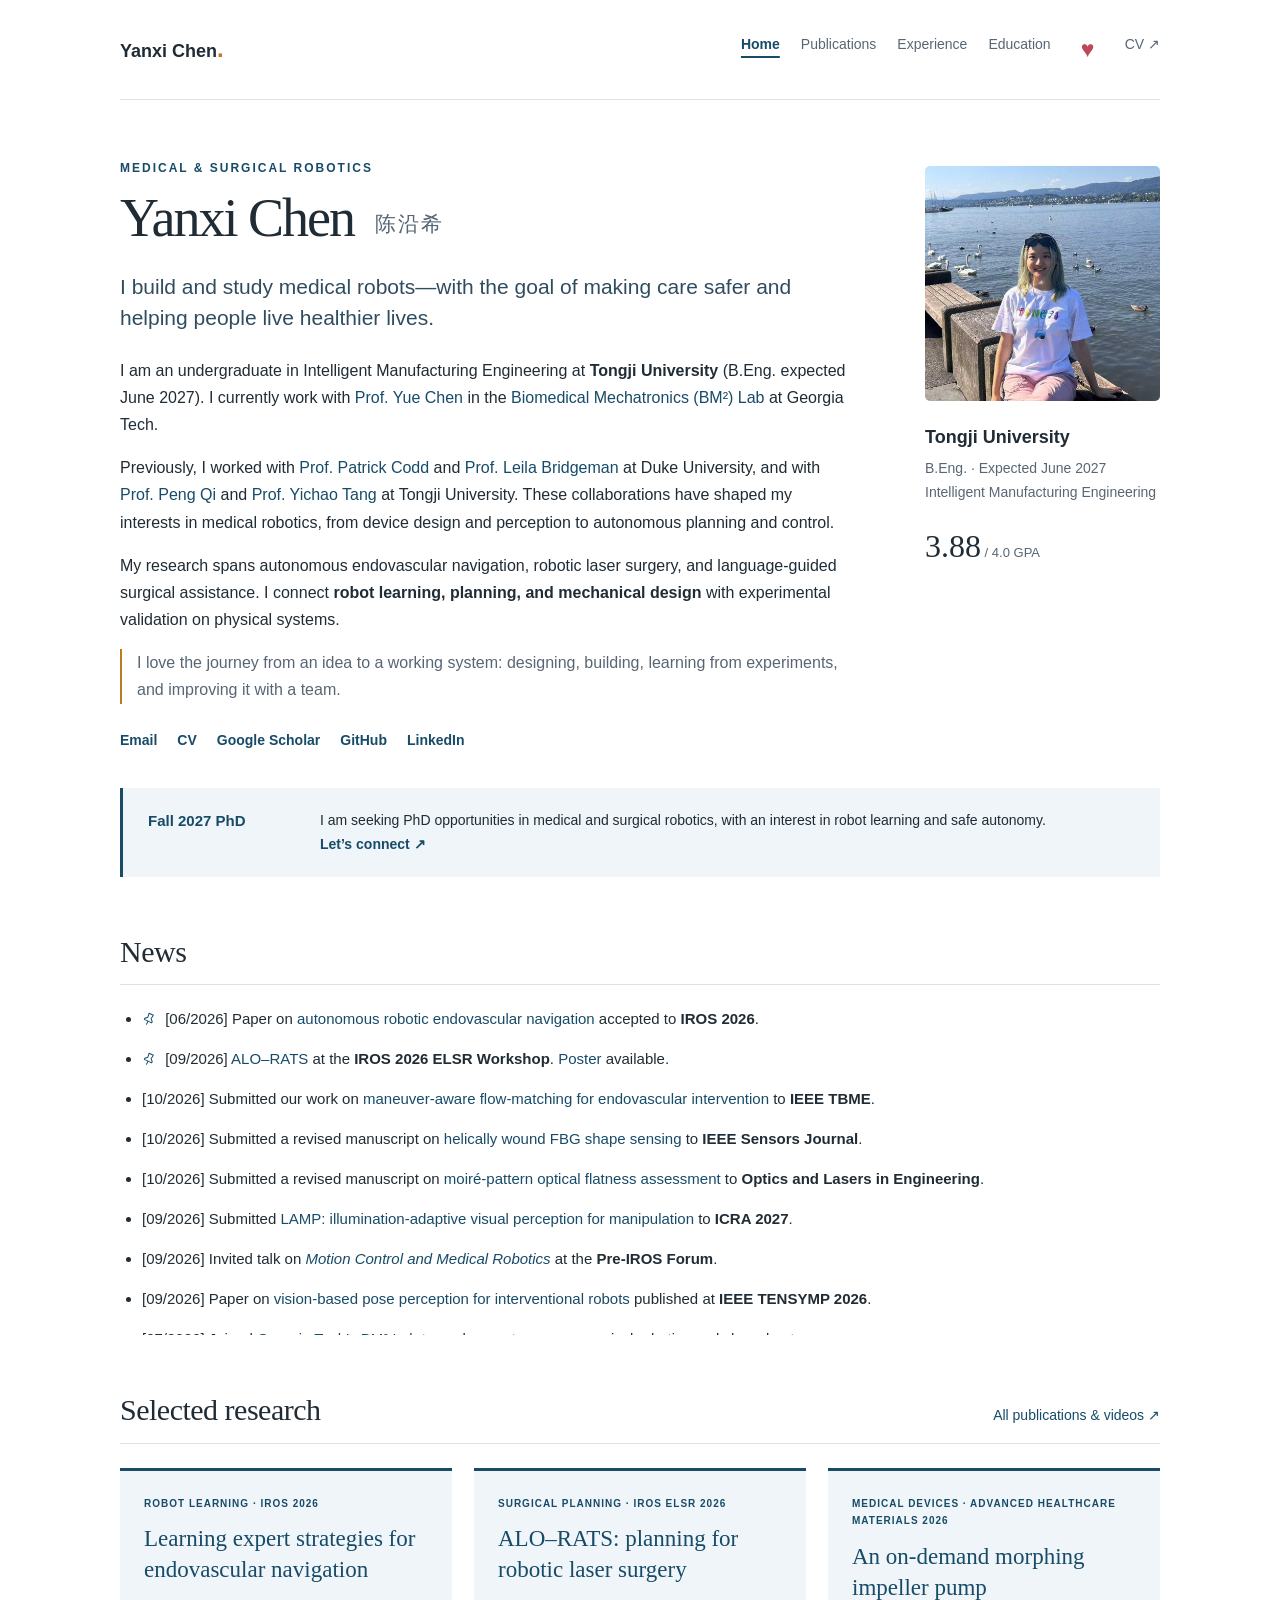
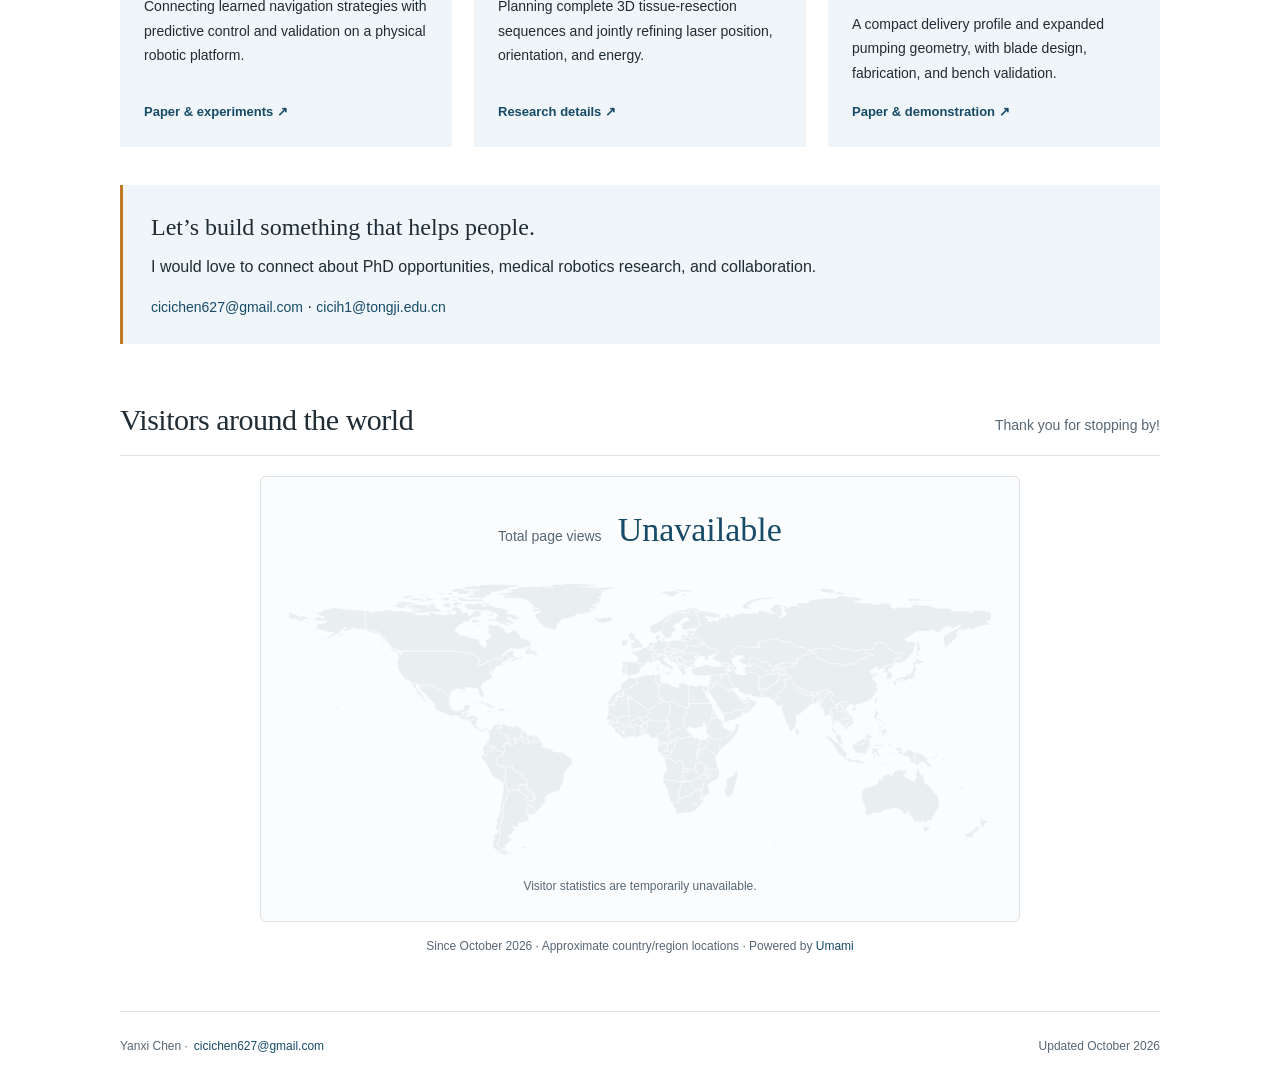
<file: index.html>
<!doctype html>

<html lang="en">

<head>

  <meta charset="utf-8">

  <meta name="viewport" content="width=device-width,initial-scale=1">

  <title>Yanxi Chen | Medical &amp; Surgical Robotics</title>

  <meta name="description" content="Yanxi Chen, undergraduate researcher at Tongji University. Medical and surgical robotics, robot learning, and safe autonomy. Seeking PhD opportunities for Fall 2027.">

  <meta name="theme-color" content="#174b68">

  <meta property="og:title" content="Yanxi Chen | Medical &amp; Surgical Robotics">

  <meta property="og:description" content="Medical robotics, robot learning, and safe autonomy. Seeking PhD opportunities for Fall 2027.">

  <meta property="og:type" content="website">

  <meta property="og:url" content="https://cicih1.github.io/">

  <link rel="canonical" href="https://cicih1.github.io/">

  <link rel="icon" type="image/svg+xml" href="data:image/svg+xml,%3Csvg xmlns='http://www.w3.org/2000/svg' viewBox='0 0 64 64'%3E%3Crect width='64' height='64' rx='12' fill='%23174b68'/%3E%3Ctext x='32' y='43' text-anchor='middle' font-family='Arial,sans-serif' font-size='32' font-weight='700' fill='white'%3EYC%3C/text%3E%3C/svg%3E">

  <link rel="stylesheet" href="style.css">

  <script defer src="https://cloud.umami.is/script.js" data-website-id="4b967c95-93ae-43ca-9a20-58d74b66b744" data-domains="cicih1.github.io"></script>

</head>

<body>

<a class="skip" href="#main">Skip to content</a>

<header class="site-header wrap"><a class="wordmark" href="index.html">Yanxi Chen<span class="mark" aria-hidden="true">.</span></a><nav aria-label="Main navigation"><a href="index.html" aria-current="page">Home</a><a href="research.html">Publications</a><a href="experience.html">Experience</a><a href="education.html">Education</a><a href="service.html" class="beyond-nav" aria-label="Beyond the lab" title="Beyond the lab"><span class="heart" aria-hidden="true">♥</span></a><a href="assets/YanxiCHEN_CV.pdf?v=59c6648e4f">CV ↗</a></nav></header>

<main id="main" class="wrap">

<section id="about" class="intro" aria-labelledby="name">

    <div class="intro-copy">

      <p class="eyebrow">Medical &amp; Surgical Robotics</p>

      <h1 id="name">Yanxi Chen <span class="chinese-name" lang="zh">陈沿希</span></h1>

      <p class="lead">I build and study medical robots—with the goal of making care safer and helping people live healthier lives.</p>

      <p>I am an undergraduate in Intelligent Manufacturing Engineering at <strong>Tongji University</strong> (B.Eng. expected June 2027). I currently work with <a href="https://bme.gatech.edu/bio/yue-chen">Prof. Yue Chen</a> in the <a href="https://sites.gatech.edu/labbm2/people/">Biomedical Mechatronics (BM²) Lab</a> at Georgia Tech.</p>

      <p>Previously, I worked with <a href="https://mems.duke.edu/people/patrick-codd/">Prof. Patrick Codd</a> and <a href="https://robotics.duke.edu/faculty/leila-bridgeman">Prof. Leila Bridgeman</a> at Duke University, and with <a href="https://see-en.tongji.edu.cn/info/1016/1158.htm">Prof. Peng Qi</a> and <a href="https://faculty.tongji.edu.cn/YichaoTang/en/more/581436/jsjjgd/index.htm">Prof. Yichao Tang</a> at Tongji University. These collaborations have shaped my interests in medical robotics, from device design and perception to autonomous planning and control.</p>

      <p>My research spans autonomous endovascular navigation, robotic laser surgery, and language-guided surgical assistance. I connect <strong>robot learning, planning, and mechanical design</strong> with experimental validation on physical systems.</p>

      <p class="personal-note">I love the journey from an idea to a working system: designing, building, learning from experiments, and improving it with a team.</p>

      <div class="contact-links" aria-label="Contact and academic profiles"><a href="mailto:cicichen627@gmail.com">Email</a><a href="assets/YanxiCHEN_CV.pdf?v=59c6648e4f">CV</a><a href="https://scholar.google.com/citations?user=MfBPVXwAAAAJ">Google Scholar</a><a href="https://github.com/cicih1">GitHub</a><a href="https://www.linkedin.com/in/yanxi-chen-905b16380">LinkedIn</a></div>

    </div>

    <aside class="profile-note" aria-label="Portrait and academic background">

      <div class="portrait-switcher"><div id="portrait-personal" class="portrait-panel"><img class="portrait" src="assets/yanxi-chen.png" alt="Yanxi Chen by a lake" width="460" height="460"></div><div id="portrait-iros" class="portrait-panel" hidden><a href="research.html#conference-activities"><img class="portrait" src="assets/life/iros-2026-pittsburgh.jpg" alt="Yanxi Chen in Pittsburgh during her IROS 2026 conference visit" width="1440" height="1080"></a></div></div>

      <p class="note-title">Tongji University</p><p>B.Eng. · Expected June 2027<br>Intelligent Manufacturing Engineering</p><p class="gpa">3.88<span> / 4.0 GPA</span></p>

    </aside>

  </section><div class="application"><strong>Fall 2027 PhD</strong><p>I am seeking PhD opportunities in medical and surgical robotics, with an interest in robot learning and safe autonomy. <a href="mailto:cicichen627@gmail.com">Let’s connect <span aria-hidden="true">↗</span></a></p></div><section id="news" class="section" aria-labelledby="news-title"><div class="section-heading"><h2 id="news-title">News</h2></div><div class="news-scroll" tabindex="0" role="region" aria-label="Research news; scroll for more updates"><ul class="news-list">
<li data-pin-order="1"><span class="news-pin" role="img" aria-label="Pinned news" title="Pinned"><svg viewBox="0 0 24 24" width="14" height="14" fill="none" stroke="currentColor" stroke-width="1.7" stroke-linecap="round" stroke-linejoin="round" aria-hidden="true"><path d="M8 3h8l-1 7 4 4v2H5v-2l4-4-1-7Z"/><path d="M12 16v6"/></svg></span> <time datetime="2026-06">[06/2026]</time> Paper on <a href="research.html#endovascular">autonomous robotic endovascular navigation</a> accepted to <strong>IROS 2026</strong>.</li>
<li data-pin-order="2"><span class="news-pin" role="img" aria-label="Pinned news" title="Pinned"><svg viewBox="0 0 24 24" width="14" height="14" fill="none" stroke="currentColor" stroke-width="1.7" stroke-linecap="round" stroke-linejoin="round" aria-hidden="true"><path d="M8 3h8l-1 7 4 4v2H5v-2l4-4-1-7Z"/><path d="M12 16v6"/></svg></span> <time datetime="2026-09">[09/2026]</time> <a href="research.html#alo-rats">ALO–RATS</a> at the <strong>IROS 2026 ELSR Workshop</strong>. <a href="assets/posters/alo-rats-iros-2026.pdf">Poster</a> available.</li>
<li><time datetime="2026-10">[10/2026]</time> Submitted our work on <a href="research.html#flow-matching">maneuver-aware flow-matching for endovascular intervention</a> to <strong>IEEE TBME</strong>.</li>
<li><time datetime="2026-10">[10/2026]</time> Submitted a revised manuscript on <a href="research.html#fiber-sensing">helically wound FBG shape sensing</a> to <strong>IEEE Sensors Journal</strong>.</li>
<li><time datetime="2026-10">[10/2026]</time> Submitted a revised manuscript on <a href="research.html#optical-inspection">moiré-pattern optical flatness assessment</a> to <strong>Optics and Lasers in Engineering</strong>.</li>
<li><time datetime="2026-09">[09/2026]</time> Submitted <a href="research.html#lamp">LAMP: illumination-adaptive visual perception for manipulation</a> to <strong>ICRA 2027</strong>.</li>
<li><time datetime="2026-09">[09/2026]</time> Invited talk on <a href="research.html#invited-talks"><em>Motion Control and Medical Robotics</em></a> at the <strong>Pre-IROS Forum</strong>.</li>
<li><time datetime="2026-09">[09/2026]</time> Paper on <a href="research.html#pose-perception">vision-based pose perception for interventional robots</a> published at <strong>IEEE TENSYMP 2026</strong>.</li>
<li><time datetime="2026-07">[07/2026]</time> Joined <a href="experience.html#georgia-tech">Georgia Tech’s BM² Lab</a> to work on autonomous surgical robotics and shared autonomy.</li>
<li><time datetime="2026-07">[07/2026]</time> Received the <a href="education.html#honors"><strong>IROS 2026 Travel Support Grant</strong></a> ($1,500).</li>
<li><time datetime="2026-05">[05/2026]</time> Began research at <a href="experience.html#duke">Duke’s Brain Tool Lab</a> on robotic laser surgery and safe planning.</li>
<li><time datetime="2026-04">[04/2026]</time> Served as a reviewer for <a href="research.html#reviewer-service"><strong>IROS 2026</strong></a>.</li>
<li><time datetime="2026-02">[02/2026]</time> Paper on <a href="research.html#morphing-impeller">an on-demand morphing impeller pump</a> published in <strong>Advanced Healthcare Materials</strong>.</li>


<li><time datetime="2025-09">[09/2025]</time> Joined <a href="experience.html#tongji-medical-robotics">Prof. Peng Qi’s Medical Robotics Lab at Tongji University</a> to work on autonomous endovascular robotics.</li>
<li><time datetime="2023-12">[12/2023]</time> Joined <a href="experience.html#tongji-bionach">Prof. Yichao Tang’s BioNACH Lab at Tongji University</a> to work on medical devices and interventional robotics.</li>
</ul></div></section><section id="selected-research" class="section" aria-labelledby="selected-research-title">

  <div class="section-heading"><h2 id="selected-research-title">Selected research</h2><a href="research.html">All publications &amp; videos ↗</a></div>

  <div class="featured-grid">

    <article class="featured-card"><p class="eyebrow">Robot learning · IROS 2026</p><h3><a href="research.html#endovascular">Learning expert strategies for endovascular navigation</a></h3><p>Connecting learned navigation strategies with predictive control and validation on a physical robotic platform.</p><a class="featured-more" href="research.html#endovascular">Paper &amp; experiments ↗</a></article>

    <article class="featured-card"><p class="eyebrow">Surgical planning · IROS ELSR 2026</p><h3><a href="research.html#alo-rats">ALO–RATS: planning for robotic laser surgery</a></h3><p>Planning complete 3D tissue-resection sequences and jointly refining laser position, orientation, and energy.</p><a class="featured-more" href="research.html#alo-rats">Research details ↗</a></article>

    <article class="featured-card"><p class="eyebrow">Medical devices · Advanced Healthcare Materials 2026</p><h3><a href="research.html#morphing-impeller">An on-demand morphing impeller pump</a></h3><p>A compact delivery profile and expanded pumping geometry, with blade design, fabrication, and bench validation.</p><a class="featured-more" href="research.html#morphing-impeller">Paper &amp; demonstration ↗</a></article>

  </div>

</section><div class="closing-note"><h3>Let’s build something that helps people.</h3><p>I would love to connect about PhD opportunities, medical robotics research, and collaboration.</p><a href="mailto:cicichen627@gmail.com">cicichen627@gmail.com</a><span aria-hidden="true"> · </span><a href="mailto:cicih1@tongji.edu.cn">cicih1@tongji.edu.cn</a></div><section id="visitors" class="section visitor-section" aria-labelledby="visitors-title">

    <div class="section-heading"><h2 id="visitors-title">Visitors around the world</h2><span class="section-note">Thank you for stopping by!</span></div>

    <div class="visitor-card">

      <p class="visitor-total"><span>Total page views</span><strong id="visitor-total" aria-live="polite">—</strong></p>

      <svg class="visitor-world-map" viewBox="0 0 900 363" role="img" aria-labelledby="world-map-title world-map-description"><title id="world-map-title">Visitor locations</title><desc id="world-map-description">Countries and regions with recorded visits are highlighted. Approximate locations are provided by Umami.</desc><g><path data-country="AF" d="M603.0,123.4L605.6,124.3L607.5,124.0L608.0,122.9L610.0,122.5L611.4,121.7L611.9,119.7L614.0,119.2L614.4,118.3L615.5,119.0L616.3,119.1L617.7,119.1L619.6,119.6L620.3,119.9L622.1,119.1L623.0,119.6L623.8,118.5L625.3,118.5L625.7,118.2L625.9,117.2L627.0,116.3L628.4,116.9L628.1,117.6L628.9,117.7L628.6,119.8L629.6,120.7L630.5,120.1L631.6,119.9L633.2,118.8L634.9,118.9L637.5,119.0L637.9,119.7L636.4,119.9L635.2,120.4L632.3,120.7L629.6,121.2L628.2,122.3L628.7,123.4L629.0,124.6L627.8,125.7L627.9,126.6L627.2,127.5L624.8,127.4L625.8,129.1L624.2,129.7L623.2,131.2L623.3,132.7L622.3,133.4L621.4,133.2L619.5,133.5L619.2,134.2L617.3,134.2L616.0,135.7L615.9,137.8L612.6,138.8L610.9,138.6L610.4,139.1L608.9,138.8L606.4,139.2L602.2,137.9L604.5,135.7L604.2,134.1L602.4,133.6L602.2,132.0L601.3,130.0L602.4,128.7L601.3,128.3L602.0,126.5L603.0,123.4Z"><title>Afghanistan</title></path><path data-country="AO" d="M490.8,227.2L491.4,229.1L492.2,230.6L492.7,231.4L493.7,232.7L495.3,232.5L496.2,232.1L497.5,232.5L497.9,231.8L498.5,230.4L500.1,230.3L500.2,229.9L501.5,229.8L501.3,230.7L504.3,230.7L504.4,232.3L504.9,233.3L504.5,234.8L504.7,236.3L505.5,237.2L505.4,240.2L506.0,240.0L507.1,240.0L508.6,239.7L509.8,239.8L510.0,240.6L509.8,241.8L510.2,243.0L509.8,243.9L510.0,244.8L504.8,244.7L504.7,252.7L506.4,254.7L508.0,256.3L503.4,257.3L497.4,257.0L495.7,255.8L485.5,255.9L485.1,256.1L483.7,254.9L482.0,254.9L480.5,255.3L479.3,255.8L479.1,254.2L479.4,252.0L480.3,249.7L480.4,248.6L481.3,246.4L481.8,245.3L483.3,243.7L484.1,242.6L484.3,240.7L484.2,239.3L483.5,238.4L482.8,236.9L482.2,235.4L482.3,234.9L483.1,233.9L482.3,231.5L481.8,229.8L480.6,228.2L480.8,227.8L481.8,227.4L482.6,227.5L483.4,227.2L490.8,227.2ZM481.1,226.7L480.5,227.0L479.8,225.1L480.8,224.0L481.6,223.6L482.5,224.5L481.6,225.0L481.2,225.6L481.1,226.7Z"><title>Angola</title></path><path data-country="AL" d="M501.5,107.9L501.2,108.7L501.5,109.8L502.6,110.4L502.5,111.0L501.7,111.4L501.5,112.2L500.4,113.4L499.9,113.3L499.9,112.7L498.5,111.9L498.3,110.7L498.5,109.0L498.9,108.2L498.4,107.8L498.3,107.0L499.3,105.8L499.5,106.2L500.2,106.0L500.7,106.7L501.3,107.0L501.5,107.9Z"><title>Albania</title></path><path data-country="AE" d="M578.9,151.9L579.4,151.8L579.5,152.5L581.4,152.1L583.5,152.1L585.0,152.2L586.7,150.5L588.6,148.9L590.2,147.4L590.7,148.2L591.0,150.2L589.7,150.2L589.5,151.8L590.0,152.2L588.8,152.7L588.8,153.7L588.1,154.7L588.0,155.7L587.5,156.3L580.0,155.0L579.0,152.5L578.9,151.9Z"><title>United Arab Emirates</title></path><path data-country="AR" d="M286.2,350.5L283.9,350.6L282.6,349.7L281.1,349.7L278.4,349.7L278.4,344.1L279.4,345.2L280.6,347.1L283.9,348.6L287.4,349.2L286.2,350.5ZM287.6,267.7L289.1,269.5L290.0,267.5L292.9,267.6L293.3,268.1L297.9,272.2L299.9,272.6L303.0,274.4L305.6,275.4L305.9,276.5L303.5,280.3L306.0,281.0L308.8,281.4L310.8,281.0L313.0,279.1L313.4,276.8L314.7,276.4L315.9,277.8L315.9,279.8L313.8,281.2L312.1,282.2L309.3,284.6L305.9,288.0L305.3,290.0L304.6,292.6L304.7,295.1L304.1,295.7L303.9,297.3L303.8,298.6L306.9,300.7L306.6,302.4L308.2,303.5L308.0,304.8L305.6,308.0L301.9,309.3L296.9,309.8L294.2,309.6L294.7,311.1L294.2,312.9L294.6,314.2L293.1,315.1L290.6,315.4L288.2,314.5L287.2,315.2L287.6,317.6L289.2,318.4L290.6,317.6L291.4,318.9L289.1,319.7L287.0,321.2L286.7,323.8L286.1,325.1L283.7,325.1L281.8,326.4L281.0,328.3L283.5,330.1L285.9,330.6L285.0,332.8L282.1,334.2L280.5,337.2L278.2,338.2L277.2,339.3L278.0,341.9L279.6,343.4L278.6,343.2L276.3,342.9L270.2,342.5L269.2,341.1L269.2,339.2L267.6,339.4L266.7,338.4L266.5,335.8L268.4,334.7L269.2,333.1L268.9,331.8L270.2,329.7L271.1,326.4L270.9,324.9L271.9,324.5L271.7,323.5L270.5,323.0L271.3,322.0L270.2,321.0L269.6,318.1L270.6,317.6L270.2,314.6L270.8,312.0L271.5,309.8L273.0,308.9L272.2,306.4L272.2,304.1L274.1,302.5L274.0,300.4L275.5,298.0L275.5,295.7L274.8,295.2L273.7,290.9L275.2,288.3L275.0,285.9L275.9,283.6L277.5,281.3L279.3,279.7L278.5,278.8L279.0,278.0L279.0,273.8L281.7,272.6L282.5,270.0L282.2,269.3L284.3,267.1L287.6,267.7Z"><title>Argentina</title></path><path data-country="AM" d="M559.0,109.8L562.4,109.4L562.9,110.0L563.9,110.5L563.4,111.1L564.7,112.0L564.0,112.8L565.1,113.4L566.2,113.8L566.3,115.6L565.4,115.6L564.3,114.2L564.3,113.8L563.2,113.8L562.5,113.1L562.0,113.2L561.0,112.5L559.1,111.9L559.4,110.6L559.0,109.8Z"><title>Armenia</title></path><path data-country="TF" d="M622.3,334.1L623.9,334.9L626.3,335.2L626.4,335.6L625.7,336.8L621.9,336.9L621.8,335.6L622.2,334.6L622.3,334.1Z"><title>French Southern and Antarctic Lands</title></path><path data-country="AU" d="M813.5,314.5L815.9,315.3L817.3,315.0L819.2,314.5L820.7,314.7L820.9,317.7L820.0,318.5L819.8,320.5L818.9,319.8L817.2,321.6L816.7,321.5L815.1,321.4L813.6,319.2L813.2,317.6L811.8,315.4L811.9,314.3L813.5,314.5ZM808.9,246.9L809.8,248.9L811.4,247.9L812.2,249.0L813.4,250.0L813.2,251.1L813.7,253.2L814.1,254.5L814.7,254.8L815.4,256.9L815.2,258.2L816.0,259.9L818.7,261.2L820.4,262.4L822.1,263.5L821.8,264.1L823.2,265.7L824.2,268.4L825.2,267.8L826.2,268.9L826.8,268.5L827.2,271.2L829.0,272.7L830.2,273.6L832.1,275.7L832.8,277.7L832.9,279.1L832.7,280.7L833.9,282.8L833.8,285.0L833.3,286.1L832.7,288.4L832.7,289.8L832.2,291.6L831.1,293.9L829.3,295.1L828.4,297.0L827.5,298.3L826.8,300.4L825.8,301.7L825.2,303.6L824.9,305.3L825.0,306.1L823.6,306.9L820.8,307.0L818.5,308.0L817.3,309.0L815.8,310.1L813.7,309.0L812.2,308.5L812.6,307.2L811.2,307.7L809.0,309.5L806.9,308.8L805.4,308.5L804.0,308.3L801.6,307.5L800.0,306.0L799.5,304.1L798.9,302.8L797.7,301.8L795.3,301.5L796.1,300.3L795.5,298.5L794.3,300.2L792.1,300.7L793.4,299.3L793.8,297.8L794.7,296.6L794.5,294.8L792.5,296.9L790.9,297.7L790.0,299.7L788.0,298.7L788.1,297.4L786.5,295.6L785.2,294.6L785.7,294.0L782.5,292.5L780.7,292.5L778.3,291.2L773.8,291.5L770.6,292.4L767.8,293.2L765.4,293.0L762.7,294.3L760.6,294.9L760.1,296.2L759.1,297.2L757.0,297.3L755.5,297.5L753.2,297.1L751.5,297.3L749.7,297.4L748.2,298.8L747.5,298.7L746.3,299.4L745.1,300.2L743.2,300.1L741.6,300.1L738.9,298.5L737.6,298.0L737.6,296.6L738.9,296.2L739.3,295.6L739.2,294.8L739.5,293.0L739.2,291.5L737.9,289.0L737.5,287.6L737.6,286.2L736.6,284.5L736.5,283.8L735.4,282.8L735.1,280.8L733.7,278.9L733.3,277.8L734.4,278.9L733.6,276.6L734.8,277.3L735.6,278.2L735.5,277.0L734.3,275.0L734.1,274.2L733.5,273.5L733.8,272.0L734.3,271.4L734.6,270.1L734.3,268.7L735.4,266.9L735.6,268.8L736.6,267.1L738.7,266.2L739.9,265.2L741.8,264.3L742.9,264.1L743.6,264.4L745.6,263.4L747.1,263.2L747.5,262.6L748.1,262.4L749.5,262.4L752.1,261.7L753.5,260.6L754.1,259.3L755.6,258.0L755.7,257.0L755.8,255.6L757.5,253.5L758.6,255.7L759.6,255.2L758.8,254.0L759.5,252.8L760.6,253.3L760.9,251.4L762.3,250.2L762.9,249.2L764.2,248.8L764.2,248.1L765.3,248.4L765.4,247.7L766.5,247.4L767.7,247.0L769.5,248.2L770.9,249.7L772.5,249.7L774.1,249.9L773.5,248.6L774.7,246.5L775.8,245.9L775.5,245.3L776.5,243.8L778.1,243.0L779.3,243.3L781.4,242.8L781.4,241.5L779.6,240.7L780.9,240.3L782.5,240.9L783.9,242.0L786.0,242.6L786.7,242.4L788.2,243.1L789.7,242.4L790.6,242.6L791.2,242.1L792.4,243.4L791.7,244.7L790.8,245.7L789.9,245.8L790.2,246.8L789.5,248.1L788.6,249.3L788.8,250.0L790.7,251.4L792.7,252.2L794.0,253.0L795.8,254.5L796.5,254.5L797.8,255.2L798.2,255.9L800.5,256.8L802.2,255.9L802.7,254.6L803.2,253.5L803.5,252.1L804.3,250.1L803.9,248.9L804.1,248.2L803.8,246.7L804.1,244.9L804.6,244.4L804.2,243.5L804.8,242.2L805.3,240.8L805.4,240.1L806.3,239.2L807.0,240.4L807.2,242.0L807.8,242.3L807.9,243.3L808.8,244.6L809.0,246.0L808.9,246.9Z"><title>Australia</title></path><path data-country="AT" d="M492.4,92.2L492.3,93.2L490.9,93.2L491.3,93.8L490.5,95.4L490.0,95.8L487.8,95.9L486.6,96.4L484.5,96.2L480.9,95.6L480.4,94.7L477.9,95.1L477.6,95.6L476.1,95.3L474.8,95.2L473.7,94.7L474.1,94.1L474.0,93.7L474.7,93.5L476.0,94.2L476.4,93.6L478.6,93.7L480.4,93.2L481.6,93.3L482.3,93.8L482.6,93.4L482.2,91.8L483.1,91.5L484.0,90.3L485.8,91.1L487.3,90.1L488.1,89.9L490.1,90.7L491.2,90.5L492.4,91.0L492.2,91.3L492.4,92.2Z"><title>Austria</title></path><path data-country="AZ" d="M562.5,113.1L563.2,113.8L564.3,113.8L564.3,114.2L565.4,115.6L563.6,115.3L562.4,114.2L562.0,113.2L562.5,113.1ZM568.4,109.5L569.5,109.6L570.0,109.0L571.5,108.0L572.8,109.3L574.0,111.1L575.2,111.2L576.0,111.9L573.9,112.1L573.5,114.0L573.1,114.9L572.1,115.5L572.2,116.7L571.6,116.8L570.0,115.5L570.9,114.3L570.2,113.5L569.2,113.7L566.3,115.6L566.2,113.8L565.1,113.4L564.0,112.8L564.7,112.0L563.4,111.1L563.9,110.5L562.9,110.0L562.4,109.4L563.0,109.0L564.9,109.7L566.3,109.8L566.6,109.5L565.4,108.2L566.0,107.8L566.7,107.9L568.4,109.5Z"><title>Azerbaijan</title></path><path data-country="BI" d="M523.3,223.7L523.2,220.7L522.6,219.6L524.1,219.8L524.8,218.4L526.2,218.5L526.3,219.5L526.9,220.1L526.9,220.9L526.3,221.4L525.3,222.7L524.4,223.6L523.3,223.7Z"><title>Burundi</title></path><path data-country="BE" d="M458.3,84.1L460.1,84.3L462.4,83.8L464.0,84.9L465.4,85.5L465.1,87.2L464.5,87.3L464.2,88.7L462.0,87.5L460.7,87.7L459.0,86.6L457.8,85.5L456.6,85.5L456.3,84.6L458.3,84.1Z"><title>Belgium</title></path><path data-country="BJ" d="M456.7,196.9L454.7,197.1L454.0,195.4L454.2,189.7L453.7,189.2L453.6,187.9L452.7,187.1L451.9,186.3L452.2,185.0L453.1,184.7L453.6,183.6L454.8,183.4L455.4,182.6L456.2,181.9L457.1,181.9L459.0,183.3L458.9,184.2L459.5,185.7L459.0,186.7L459.3,187.3L458.1,188.9L457.3,189.7L456.8,191.2L456.9,192.8L456.7,196.9Z"><title>Benin</title></path><path data-country="BF" d="M442.9,188.4L441.2,187.7L440.0,187.8L439.2,188.5L438.1,187.9L437.6,187.1L436.5,186.6L436.3,185.1L437.0,184.1L436.9,183.2L438.9,181.1L439.3,179.4L440.0,178.8L441.2,179.2L442.2,178.6L442.6,178.0L444.5,176.9L445.0,176.1L447.3,175.1L448.7,174.7L449.3,175.2L450.9,175.2L450.7,176.4L451.1,177.5L452.5,179.2L452.6,180.4L455.4,180.9L455.4,182.6L454.8,183.4L453.6,183.6L453.1,184.7L452.2,185.0L450.1,185.0L448.9,184.8L448.1,185.2L447.0,185.0L442.6,185.1L442.6,186.5L442.9,188.4Z"><title>Burkina Faso</title></path><path data-country="BD" d="M681.7,157.4L681.6,159.2L680.8,158.8L680.9,160.8L680.2,159.5L680.1,158.2L679.6,157.0L678.5,155.6L676.2,155.5L676.5,156.5L675.7,157.9L674.6,157.4L674.3,157.9L673.5,157.6L672.6,157.4L672.2,155.3L671.3,153.4L671.7,151.9L670.2,151.2L670.8,150.3L672.3,149.4L670.5,148.1L671.4,146.4L673.4,147.5L674.6,147.6L674.8,149.3L677.2,149.7L679.5,149.6L680.9,150.1L679.8,152.2L678.7,152.3L677.9,153.7L679.3,155.0L679.7,153.4L680.4,153.4L681.7,157.4Z"><title>Bangladesh</title></path><path data-country="BG" d="M506.6,101.9L507.4,102.9L508.3,102.8L510.3,103.1L513.9,103.3L515.2,102.6L518.1,102.1L519.9,103.0L521.4,103.2L520.1,104.3L519.2,106.1L520.0,107.5L517.8,107.1L515.3,107.9L515.3,109.2L513.0,109.4L511.2,108.5L509.2,109.2L507.4,109.2L507.2,107.5L506.0,106.7L506.4,106.3L506.1,106.0L506.5,105.3L507.5,104.5L506.3,103.4L506.0,102.5L506.6,101.9Z"><title>Bulgaria</title></path><path data-country="BS" d="M256.2,153.1L255.6,153.2L254.9,151.8L254.0,151.1L254.5,149.5L255.3,149.6L256.1,151.6L256.2,153.1ZM255.5,146.1L252.7,146.4L252.5,145.5L253.7,145.3L255.4,145.4L255.5,146.1ZM257.5,146.0L257.1,147.8L256.6,147.5L256.6,146.2L255.5,145.2L255.5,144.9L257.5,146.0Z"><title>The Bahamas</title></path><path data-country="BA" d="M497.5,100.3L498.4,100.3L497.8,101.4L499.0,102.4L498.6,103.6L498.0,103.7L497.6,103.9L496.8,104.5L496.4,105.9L494.2,104.9L493.2,103.9L492.3,103.3L491.1,102.4L490.6,101.6L489.4,100.5L489.9,99.4L490.8,100.0L491.3,99.5L492.5,99.4L494.7,99.8L496.4,99.8L497.5,100.3Z"><title>Bosnia and Herzegovina</title></path><path data-country="BY" d="M508.7,77.7L511.1,77.7L513.8,76.8L514.4,75.4L516.5,74.6L516.2,73.5L517.8,73.0L520.4,72.1L523.1,72.7L523.4,73.3L524.7,73.0L527.2,73.6L527.4,74.8L526.9,75.5L528.5,77.1L529.5,77.6L529.3,78.0L531.0,78.5L531.7,79.1L530.8,79.7L528.7,79.6L528.3,79.8L528.9,80.6L529.5,82.2L527.3,82.4L526.5,82.9L526.4,84.2L525.4,84.0L523.1,84.1L522.5,83.5L521.5,83.9L520.6,83.6L518.6,83.5L515.8,82.9L513.3,82.7L511.4,82.8L510.0,83.5L508.8,83.6L508.8,82.4L508.0,81.3L509.5,80.8L509.5,79.8L508.8,78.8L508.7,77.7Z"><title>Belarus</title></path><path data-country="BZ" d="M227.1,168.0L227.1,167.6L227.4,167.5L227.9,167.8L228.8,166.3L229.2,166.3L229.3,166.6L229.7,166.6L229.7,167.3L229.3,168.4L229.5,168.8L229.2,169.7L229.4,169.9L229.1,171.2L228.6,171.8L228.2,171.9L227.7,172.8L226.9,172.8L227.1,170.0L227.1,168.0Z"><title>Belize</title></path><path data-country="BO" d="M292.9,267.6L290.0,267.5L289.1,269.5L287.6,267.7L284.3,267.1L282.2,269.3L280.4,269.7L279.5,266.2L278.1,263.4L278.9,261.0L277.6,260.0L277.2,258.2L276.0,256.5L277.6,253.8L276.5,251.7L277.1,250.8L276.7,249.9L277.6,248.6L277.7,246.5L277.8,244.7L278.3,243.9L276.2,239.9L278.0,240.1L279.3,240.0L279.9,239.3L282.1,238.3L283.4,237.3L286.7,236.9L286.4,238.8L286.7,239.7L286.5,241.4L289.2,243.7L292.0,244.1L293.0,245.0L294.7,245.5L295.7,246.2L297.3,246.2L298.7,246.9L298.9,248.4L299.3,249.1L299.4,250.2L298.6,250.2L299.6,253.1L304.4,253.2L304.0,254.7L304.3,255.7L305.7,256.4L306.3,257.9L305.8,259.9L305.1,261.0L305.4,262.4L304.6,262.9L304.5,262.2L302.2,260.9L299.9,260.9L295.5,261.6L294.3,263.8L294.3,265.1L293.3,268.1L292.9,267.6Z"><title>Bolivia</title></path><path data-country="BR" d="M305.9,288.0L309.3,284.6L312.1,282.2L313.8,281.2L315.9,279.8L315.9,277.8L314.7,276.4L313.4,276.8L313.9,275.4L314.3,273.9L314.3,272.6L313.4,272.1L312.4,272.5L311.5,272.4L311.2,271.4L311.0,269.1L310.5,268.4L308.8,267.7L307.8,268.2L305.2,267.7L305.3,264.3L304.6,262.9L305.4,262.4L305.1,261.0L305.8,259.9L306.3,257.9L305.7,256.4L304.3,255.7L304.0,254.7L304.4,253.2L299.6,253.1L298.6,250.2L299.4,250.2L299.3,249.1L298.9,248.4L298.7,246.9L297.3,246.2L295.7,246.2L294.7,245.5L293.0,245.0L292.0,244.1L289.2,243.7L286.5,241.4L286.7,239.7L286.4,238.8L286.7,236.9L283.4,237.3L282.1,238.3L279.9,239.3L279.3,240.0L278.0,240.1L276.2,239.9L274.8,240.3L273.6,240.0L273.8,236.2L271.7,237.7L269.5,237.6L268.6,236.3L266.9,236.2L267.5,235.1L266.1,233.6L265.0,231.3L265.7,230.9L265.7,229.8L267.2,229.1L267.0,227.7L267.6,226.9L267.8,225.7L270.6,224.0L272.7,223.5L273.0,223.1L275.3,223.2L276.4,216.4L276.4,215.3L276.1,213.9L274.9,213.0L275.0,211.1L276.4,210.7L276.9,211.0L277.0,210.0L275.5,209.8L275.5,208.2L280.3,208.3L281.2,207.4L281.9,208.2L282.3,209.7L282.8,209.4L284.2,210.7L286.1,210.5L286.6,209.8L288.5,209.2L289.5,208.8L289.8,207.7L291.6,207.0L291.4,206.5L289.3,206.3L289.0,204.7L289.1,203.0L288.0,202.4L288.4,202.1L290.3,202.4L292.3,203.1L293.0,202.5L294.8,202.1L297.6,201.2L298.5,200.2L298.2,199.5L299.5,199.4L300.0,200.0L299.7,201.1L300.6,201.4L301.2,202.6L300.5,203.5L300.1,205.6L300.7,206.9L300.9,208.0L302.4,209.2L303.6,209.3L303.9,208.8L304.7,208.7L305.8,208.3L306.7,207.6L308.0,207.8L308.7,207.8L310.0,208.0L310.2,207.4L309.8,206.9L310.1,206.2L311.1,206.4L312.3,206.2L313.7,206.7L314.8,207.2L315.6,206.6L316.1,206.7L316.5,207.4L317.7,207.2L318.6,206.2L319.4,204.4L320.9,202.1L321.7,202.0L322.3,203.4L323.7,207.7L325.1,208.2L325.1,209.9L323.3,211.9L324.0,212.7L328.4,213.1L328.5,215.6L330.4,214.0L333.6,214.9L337.7,216.4L339.0,217.8L338.5,219.2L341.5,218.5L346.3,219.8L350.1,219.7L353.7,221.8L356.9,224.6L358.9,225.3L361.0,225.4L361.9,226.2L362.8,229.3L363.2,230.9L362.2,235.0L360.9,236.6L357.4,240.1L355.8,242.9L353.9,245.1L353.3,245.1L352.6,247.0L352.8,251.7L352.1,255.5L351.8,257.2L351.0,258.2L350.6,261.5L348.1,264.8L347.6,267.3L345.6,268.4L345.0,269.9L342.3,269.9L338.4,270.9L336.6,272.0L333.8,272.7L330.9,274.7L328.8,277.2L328.4,279.1L328.8,280.4L328.3,283.0L327.8,284.2L326.0,285.6L323.3,290.0L321.1,291.9L319.4,293.1L318.2,295.5L316.6,296.9L315.9,295.5L317.0,294.3L315.5,292.6L313.6,291.2L311.0,289.6L310.1,289.7L307.6,287.8L305.9,288.0Z"><title>Brazil</title></path><path data-country="BN" d="M735.5,201.2L736.5,200.2L738.6,198.9L738.5,200.1L738.4,201.7L737.2,201.6L736.6,202.5L735.5,201.2Z"><title>Brunei</title></path><path data-country="BT" d="M679.2,143.1L680.3,143.9L680.1,145.4L678.0,145.5L675.9,145.3L674.4,145.7L672.1,144.8L672.0,144.3L673.7,142.4L675.0,141.8L676.8,142.3L678.1,142.4L679.2,143.1Z"><title>Bhutan</title></path><path data-country="BW" d="M514.1,258.8L514.6,259.3L515.4,260.7L518.2,263.5L519.3,263.7L519.3,264.6L520.1,266.2L522.0,266.6L523.6,267.7L520.0,269.6L517.8,271.4L517.0,273.1L516.2,274.0L514.9,274.2L514.4,275.4L514.2,276.2L512.6,276.8L510.5,276.7L509.3,276.0L508.3,275.7L507.1,276.3L506.4,277.4L505.3,278.2L504.0,279.3L502.2,279.6L501.7,278.7L501.9,277.2L500.4,274.8L499.7,274.4L499.7,267.1L502.2,267.0L502.3,258.1L504.1,258.0L508.0,257.2L508.9,258.2L510.5,257.2L511.3,257.2L512.7,256.7L513.2,256.8L514.1,258.8Z"><title>Botswana</title></path><path data-country="CF" d="M488.2,193.9L490.3,193.8L490.7,193.1L491.1,193.2L491.8,193.7L494.9,192.8L496.0,191.8L497.3,190.9L497.0,190.0L497.7,189.8L500.1,190.0L502.5,188.8L504.3,186.1L505.6,185.1L507.2,184.6L507.4,185.7L508.9,187.3L508.9,188.3L508.5,189.3L508.6,190.1L509.5,190.8L511.4,191.9L512.8,192.9L512.8,193.7L514.5,195.1L515.5,196.1L516.2,197.6L518.0,198.6L518.4,199.4L517.6,199.7L516.0,199.6L514.1,199.4L513.2,199.6L512.8,200.2L512.0,200.3L511.0,199.7L508.2,201.0L507.1,200.7L506.8,200.9L506.0,202.4L504.1,201.9L502.3,201.7L500.7,200.8L498.7,199.9L497.3,200.7L496.4,202.0L496.1,203.7L494.5,203.6L492.8,203.2L491.3,204.5L490.0,206.8L489.8,206.1L489.7,205.0L488.5,204.2L487.6,202.9L487.4,202.0L486.2,200.7L486.4,199.9L486.1,198.9L486.3,196.9L486.9,196.5L488.2,193.9Z"><title>Central African Republic</title></path><path data-country="CA" d="M290.8,96.1L292.7,96.5L295.0,96.4L293.7,97.4L292.8,97.6L289.6,96.5L289.0,95.7L290.0,94.9L290.8,96.1ZM295.5,89.7L294.3,89.8L291.0,89.0L288.7,87.8L289.6,87.6L292.9,88.2L295.4,89.3L295.5,89.7ZM141.2,91.2L140.0,91.6L135.9,90.4L135.1,89.6L132.9,88.7L132.4,88.0L129.9,87.5L128.9,86.2L129.1,85.6L131.7,86.1L133.3,86.5L135.6,86.8L136.5,87.6L137.7,88.8L140.2,89.8L141.2,91.2ZM309.7,85.8L308.0,88.0L309.6,87.1L311.3,87.7L310.4,88.5L312.7,89.2L313.8,88.6L316.3,89.4L315.5,91.2L317.3,90.8L317.6,92.1L318.4,93.7L317.3,95.9L316.2,96.0L314.6,95.5L315.1,93.4L314.4,93.1L311.5,95.3L310.0,95.2L311.8,94.0L309.4,93.4L306.7,93.6L301.8,93.5L301.5,92.8L303.0,91.9L301.9,91.2L304.0,89.7L306.6,85.7L308.2,84.3L310.3,83.4L311.5,83.5L311.0,84.2L309.7,85.8ZM118.2,77.4L118.2,77.4L118.2,77.4L118.2,77.4L120.6,77.2L119.9,80.0L122.1,82.0L121.1,82.0L119.5,80.9L118.6,79.7L117.4,79.0L116.9,77.9L117.0,77.1L118.2,77.4ZM251.8,57.1L250.9,58.4L249.8,58.2L249.1,57.5L249.2,57.3L250.2,56.5L251.2,56.6L251.8,57.1ZM245.3,55.7L242.3,57.1L240.6,57.0L240.0,56.4L241.9,55.2L245.3,55.2L245.3,55.7ZM237.1,48.4L237.6,49.5L238.8,49.1L240.3,49.7L243.0,50.6L245.9,51.4L246.1,52.6L248.0,52.4L249.7,53.2L247.5,54.0L243.6,53.4L242.2,52.2L239.7,53.6L236.2,54.9L235.3,53.4L231.9,53.6L234.1,52.4L234.4,50.4L235.3,48.2L237.1,48.4ZM260.3,44.6L257.5,44.8L256.9,43.5L258.0,42.1L260.3,41.8L262.2,42.5L262.2,43.5L262.0,43.9L260.3,44.6ZM210.9,39.7L209.3,40.6L206.0,39.8L203.9,40.1L200.5,39.0L202.7,38.2L204.5,37.1L207.1,37.8L208.6,38.3L209.4,38.8L210.9,39.7ZM223.6,38.8L223.6,41.3L227.0,39.4L230.0,41.0L229.2,42.8L231.6,44.5L234.2,42.7L236.1,40.5L236.2,37.8L239.7,38.0L243.4,38.4L246.8,39.6L246.9,40.8L245.1,42.2L246.9,43.5L246.5,44.7L241.6,46.5L238.2,46.9L235.6,46.1L234.8,47.4L232.4,49.5L231.7,50.6L228.8,52.3L225.2,52.4L223.2,53.5L223.1,55.1L220.2,55.4L217.1,57.4L214.4,60.3L213.4,62.2L213.3,65.1L217.0,65.5L218.1,67.9L219.3,69.8L222.8,69.3L227.4,70.4L229.9,71.3L231.7,72.5L234.8,73.2L237.5,74.2L241.6,74.4L244.3,74.6L243.9,76.8L244.7,79.3L246.5,82.1L250.2,84.5L252.1,83.7L253.5,81.1L252.2,77.1L250.4,75.8L254.4,74.7L257.3,72.9L258.6,71.2L258.4,69.5L256.7,67.4L253.7,65.5L256.7,62.9L255.6,60.6L254.7,56.7L256.5,56.1L260.8,56.8L263.3,57.0L265.4,56.4L267.7,57.2L270.8,58.7L271.6,59.7L276.0,59.8L275.9,61.9L276.8,65.1L279.1,65.5L280.9,67.0L284.5,65.6L286.9,62.8L288.5,61.7L290.5,63.9L293.7,67.1L296.5,70.1L295.5,71.7L298.8,73.1L301.1,74.5L305.1,75.1L306.7,75.9L307.7,78.0L309.6,78.4L310.6,79.3L310.8,82.1L309.0,83.1L307.2,84.0L303.1,84.8L299.9,86.9L295.7,87.3L290.3,86.8L286.6,86.8L284.0,86.9L281.9,88.7L278.7,89.8L275.1,93.1L272.2,95.4L274.4,95.0L278.4,91.8L283.6,89.7L287.4,89.4L289.6,90.6L287.2,92.3L288.0,95.0L288.8,96.9L292.1,98.2L296.2,97.8L298.7,95.0L298.9,96.8L300.5,97.7L297.4,99.3L291.9,100.8L289.4,101.8L286.6,103.6L284.7,103.5L284.6,101.3L288.9,99.3L284.9,99.4L282.2,99.7L280.5,98.2L280.5,94.8L279.4,94.1L277.7,94.5L276.9,93.9L275.0,95.8L274.2,97.7L273.4,98.8L272.3,99.2L271.5,99.4L271.2,100.0L266.6,100.0L262.8,100.0L261.7,100.5L259.1,102.3L258.8,102.5L257.9,103.4L255.7,103.4L253.2,103.4L252.1,103.8L252.5,104.3L252.7,105.1L252.7,105.3L249.4,106.6L246.8,107.0L243.9,108.3L243.3,108.3L242.4,107.9L242.1,107.6L242.2,107.3L242.8,106.4L243.9,105.1L244.7,103.6L244.2,101.4L243.6,99.1L241.0,98.0L241.3,97.5L241.0,97.2L240.3,97.2L239.8,96.8L239.6,96.2L239.2,96.5L238.5,96.4L238.6,96.2L238.1,95.9L237.8,95.2L235.9,94.4L233.8,93.6L231.4,92.7L229.1,91.7L226.8,92.5L226.0,92.5L222.9,91.8L220.9,92.2L218.5,91.4L215.9,91.0L214.2,90.8L213.4,90.4L213.0,89.0L212.1,89.0L212.1,90.0L206.9,90.0L198.4,90.0L189.9,90.0L182.4,90.0L174.9,90.0L167.5,90.0L159.9,90.0L157.4,90.0L150.0,90.0L142.9,90.0L142.6,90.0L137.7,87.5L135.9,86.5L131.4,85.4L130.0,83.2L130.4,81.7L127.2,80.6L126.7,78.6L123.7,76.8L123.7,75.5L125.1,74.3L125.0,72.7L120.7,71.1L118.2,68.3L116.6,66.5L114.3,65.3L112.6,64.3L111.3,63.0L108.8,63.8L106.4,65.2L104.1,63.6L102.4,62.5L100.0,61.8L97.5,61.7L97.5,47.5L97.5,38.2L102.2,38.8L106.1,40.0L108.7,40.3L110.9,39.2L114.0,38.4L117.7,38.7L121.4,37.6L125.5,37.0L127.2,38.1L129.1,37.5L129.7,36.3L131.4,36.6L135.6,38.8L138.9,37.1L139.3,39.0L142.3,38.6L143.3,37.9L146.3,38.0L150.1,39.1L156.0,40.0L159.4,40.4L161.9,40.2L165.3,41.5L161.7,42.7L166.3,43.3L173.0,43.0L175.1,42.5L177.8,44.0L180.5,42.8L178.0,41.7L179.6,40.9L182.6,40.7L184.6,40.5L186.6,41.1L189.2,42.5L191.9,42.3L196.4,43.4L200.2,43.0L203.9,43.0L203.6,41.5L205.8,41.1L209.7,41.9L209.7,44.3L211.3,42.3L213.3,42.3L214.4,39.8L211.7,38.3L208.8,37.3L209.0,34.5L212.0,32.7L215.3,33.1L217.8,34.2L221.2,37.0L219.0,38.3L223.6,38.8ZM164.6,29.7L163.3,30.9L168.9,30.1L172.4,31.4L175.2,30.1L177.5,30.9L179.5,33.4L180.8,32.3L179.0,29.8L181.2,29.4L183.7,29.8L186.5,30.8L188.1,33.3L188.8,35.0L193.0,36.3L197.5,37.4L197.3,38.5L193.2,38.7L194.8,39.7L193.9,40.6L189.4,40.2L185.1,39.5L182.2,39.7L177.5,40.5L171.2,40.9L166.7,41.2L165.4,40.0L161.9,39.3L159.7,39.6L156.6,37.6L158.3,37.3L162.2,36.9L165.7,37.0L169.0,36.6L164.1,36.0L158.8,36.2L155.2,36.1L153.9,35.2L159.7,34.2L155.9,34.3L151.5,33.6L153.6,31.7L155.3,30.7L162.0,29.2L164.6,29.7ZM188.8,28.9L186.6,30.6L182.7,28.9L183.5,28.5L186.8,28.4L188.8,28.9ZM259.1,29.7L259.4,30.4L256.7,30.4L254.0,30.3L251.3,30.6L250.6,30.5L247.8,29.2L247.9,28.3L249.1,28.1L254.8,28.4L259.1,29.7ZM233.6,29.6L235.6,31.2L237.9,29.1L244.2,28.1L248.5,30.7L248.1,32.3L253.1,31.6L255.4,30.6L261.0,31.9L264.4,33.1L264.8,34.2L269.4,33.6L272.0,35.2L278.0,36.2L280.2,37.2L282.6,39.5L278.0,40.7L283.9,42.3L287.8,42.9L291.4,45.2L295.4,45.3L294.6,47.1L290.2,50.0L287.1,48.9L283.2,46.5L280.0,46.8L279.6,48.3L282.3,49.7L285.7,50.9L286.7,51.5L288.3,54.0L287.5,55.8L284.3,55.1L278.0,53.1L281.6,55.3L284.2,56.8L284.6,57.7L277.8,56.7L272.4,55.2L269.4,54.0L270.3,53.3L266.6,52.0L262.9,50.8L263.0,51.5L255.7,51.9L253.6,51.1L255.3,49.2L260.0,49.2L265.1,48.9L264.3,48.0L265.1,46.7L268.4,44.3L267.7,43.2L266.7,42.3L262.9,41.1L257.8,40.3L259.4,39.6L256.8,38.1L254.6,37.9L252.6,37.1L251.3,37.8L246.7,38.1L237.6,37.6L232.3,36.8L228.3,36.5L226.2,35.6L228.8,34.5L225.3,34.4L224.5,31.9L226.4,29.7L229.0,28.7L235.4,28.0L233.6,29.6ZM199.1,27.9L202.1,28.4L206.6,28.1L207.2,28.8L204.9,30.0L208.6,31.1L208.2,33.4L204.1,34.3L201.7,34.1L200.0,33.2L193.8,31.2L193.8,30.4L198.9,30.7L196.1,29.1L199.1,27.9ZM217.0,30.6L214.3,32.4L211.5,32.3L209.9,30.1L210.0,28.9L211.3,27.8L213.7,27.2L218.9,27.2L223.7,27.9L220.0,30.1L217.0,30.6ZM148.9,34.0L142.3,35.2L140.9,34.1L135.2,32.8L136.2,31.8L138.0,29.9L140.2,28.3L137.7,26.8L146.2,26.4L149.7,26.9L156.1,27.0L158.5,27.8L161.2,28.8L158.1,29.4L151.9,31.2L148.9,33.0L148.9,34.0ZM216.0,25.1L214.6,26.0L211.0,25.8L207.9,25.2L209.3,24.1L212.9,23.4L215.1,24.3L216.0,25.1ZM203.8,20.7L205.7,21.9L205.7,23.1L204.6,25.0L200.5,25.3L197.8,24.9L197.8,23.4L193.7,23.6L193.6,21.7L196.3,21.7L200.0,20.9L203.6,21.0L203.8,20.7ZM179.5,22.0L180.5,22.9L182.7,22.5L185.3,22.6L185.7,23.8L184.2,25.0L175.8,25.4L169.4,26.5L165.6,26.5L165.3,25.7L170.5,24.6L159.2,24.9L155.7,24.4L159.1,22.0L161.5,21.3L168.5,22.1L173.0,23.6L177.3,23.8L173.8,21.4L176.0,20.5L178.6,20.8L179.5,22.0ZM213.3,19.8L216.1,20.6L221.0,20.6L223.1,21.4L222.6,22.3L225.4,22.9L227.0,23.5L230.4,23.6L234.1,23.8L238.0,23.3L243.1,23.0L247.2,23.2L249.9,24.2L250.4,25.2L248.9,25.9L245.1,26.4L241.9,26.1L234.8,26.5L229.6,26.5L225.6,26.2L218.9,25.4L218.1,24.0L217.8,22.8L215.3,21.7L210.1,21.4L207.2,20.6L208.1,19.6L213.3,19.8ZM159.5,18.4L159.2,20.3L157.2,21.2L154.9,21.3L150.3,22.4L146.3,22.7L142.9,22.2L142.9,22.2L147.1,20.3L152.2,18.7L156.1,18.8L159.5,18.4ZM215.4,18.7L214.3,18.8L209.6,18.6L208.9,17.9L213.9,17.9L215.7,18.4L215.4,18.7ZM174.5,18.3L169.9,19.0L166.2,18.2L168.2,17.4L171.8,17.1L175.4,17.5L174.5,18.3ZM175.8,16.0L172.8,16.5L168.6,16.5L168.7,16.1L171.2,15.4L172.6,15.5L175.8,16.0ZM210.4,17.4L206.7,17.9L204.7,17.3L203.6,16.4L203.4,15.3L206.7,15.4L208.1,15.6L211.1,16.5L210.4,17.4ZM199.8,16.7L200.8,17.7L196.7,17.5L192.6,16.6L187.1,16.5L189.5,15.8L186.5,15.2L186.3,14.2L191.2,14.6L197.9,15.5L199.8,16.7ZM232.5,13.4L235.5,14.2L232.0,14.9L227.4,16.8L223.0,17.0L217.8,16.6L215.1,15.6L215.2,14.7L217.1,14.0L212.6,14.1L209.8,13.2L208.2,12.1L210.0,11.0L211.7,10.2L214.3,10.1L213.2,9.5L219.0,9.4L222.2,10.7L226.4,11.2L230.5,11.7L232.5,13.4ZM278.8,4.7L285.4,4.9L290.8,5.2L295.4,5.9L295.3,6.6L289.2,7.7L283.1,8.2L280.9,8.7L286.3,8.7L280.4,10.2L276.3,11.0L272.0,13.0L266.9,13.4L265.3,13.9L257.7,14.2L261.2,14.5L259.4,15.0L261.5,16.2L259.1,17.0L255.3,17.8L254.1,18.7L250.6,19.5L251.0,20.0L255.2,19.9L255.3,20.6L248.6,22.1L242.1,21.4L234.7,21.8L231.0,21.4L226.3,21.3L226.0,20.1L230.6,19.6L229.3,17.7L230.9,17.6L237.6,18.7L234.1,17.0L230.1,16.6L232.1,15.6L236.6,15.0L237.3,14.1L233.7,13.2L232.7,11.9L239.5,12.0L241.5,12.3L245.4,11.3L239.8,11.1L231.0,11.2L226.6,10.4L224.5,9.3L221.6,8.6L221.0,7.8L224.8,7.3L227.7,7.2L232.6,6.8L236.2,5.9L239.3,6.0L242.0,6.7L243.9,5.4L247.2,5.0L251.7,4.7L259.4,4.6L260.7,4.8L267.9,4.4L273.3,4.6L278.8,4.7Z"><title>Canada</title></path><path data-country="CH" d="M474.0,93.7L474.1,94.1L473.7,94.7L474.8,95.2L476.1,95.3L475.9,96.3L474.8,96.7L473.0,96.4L472.4,97.4L471.2,97.5L470.8,97.1L469.4,97.9L468.2,98.1L467.1,97.5L466.3,96.4L465.1,96.8L465.1,95.7L466.9,94.3L466.8,93.6L468.0,93.9L468.7,93.4L470.8,93.5L471.3,92.9L474.0,93.7Z"><title>Switzerland</title></path><path data-country="CL" d="M278.4,344.1L278.4,349.7L281.1,349.7L282.6,349.7L281.8,350.8L279.6,351.5L278.4,351.5L276.9,351.2L275.1,350.5L272.5,350.1L269.3,348.7L266.8,347.4L263.3,344.6L265.4,345.1L268.9,346.8L272.2,347.7L273.5,346.5L274.3,344.8L276.6,343.8L278.4,344.1ZM279.5,266.2L280.4,269.7L282.2,269.3L282.5,270.0L281.7,272.6L279.0,273.8L279.0,278.0L278.5,278.8L279.3,279.7L277.5,281.3L275.9,283.6L275.0,285.9L275.2,288.3L273.7,290.9L274.8,295.2L275.5,295.7L275.5,298.0L274.0,300.4L274.1,302.5L272.2,304.1L272.2,306.4L273.0,308.9L271.5,309.8L270.8,312.0L270.2,314.6L270.6,317.6L269.6,318.1L270.2,321.0L271.3,322.0L270.5,323.0L271.7,323.5L271.9,324.5L270.9,324.9L271.1,326.4L270.2,329.7L268.9,331.8L269.2,333.1L268.4,334.7L266.5,335.8L266.7,338.4L267.6,339.4L269.2,339.2L269.2,341.1L270.2,342.5L276.3,342.9L278.6,343.2L276.3,343.2L275.1,343.8L272.9,344.7L272.5,347.1L271.4,347.1L268.6,346.3L265.7,344.6L265.7,344.6L262.6,343.2L261.8,341.6L262.6,340.1L261.3,338.4L261.0,334.2L262.0,331.8L264.7,329.8L260.9,329.1L263.3,326.9L264.1,322.8L266.9,323.6L268.2,318.5L266.5,317.8L265.7,320.9L264.2,320.6L265.0,317.0L265.8,312.4L267.0,310.6L266.2,308.2L266.0,305.4L267.1,305.3L268.6,301.3L270.3,297.3L271.4,293.5L270.8,289.8L271.6,287.7L271.3,284.7L272.7,281.6L273.2,276.8L274.0,271.6L274.8,266.0L274.6,261.9L274.1,258.4L275.4,257.7L276.0,256.5L277.2,258.2L277.6,260.0L278.9,261.0L278.1,263.4L279.5,266.2Z"><title>Chile</title></path><path data-country="CN" d="M725.8,165.8L723.7,167.0L721.6,166.2L721.6,164.1L722.8,162.9L725.5,162.2L727.0,162.3L727.5,163.3L726.4,164.4L725.8,165.8ZM769.1,88.1L773.5,88.9L776.5,90.7L777.5,93.0L781.3,93.0L783.4,92.0L787.6,91.3L786.3,93.6L785.3,94.5L784.4,97.2L782.7,99.6L779.7,99.2L777.6,100.1L778.2,102.2L777.9,105.2L776.6,105.2L776.6,106.5L775.0,105.0L774.0,106.4L770.1,107.5L770.5,108.8L768.4,108.7L767.2,108.0L765.5,109.7L762.7,111.1L760.7,112.7L757.2,113.4L755.3,114.6L752.6,115.3L754.0,114.1L753.4,113.1L755.4,111.4L754.1,110.1L751.9,111.0L749.1,112.8L747.6,114.4L745.1,114.5L743.8,115.7L745.1,117.3L747.2,117.8L747.3,118.9L749.3,119.6L752.1,117.8L754.3,118.8L755.9,118.9L756.3,120.2L752.8,120.9L751.6,122.2L749.2,123.5L747.9,125.2L750.6,126.6L751.6,129.1L753.1,131.3L754.8,133.3L754.7,135.1L753.2,135.8L753.8,137.1L755.2,137.9L754.8,140.0L754.2,141.9L752.8,142.2L751.0,144.9L749.0,148.1L746.6,151.1L743.2,153.4L739.7,155.5L736.9,155.8L735.4,156.9L734.5,156.1L733.1,157.4L729.6,158.6L727.0,159.0L726.1,161.6L724.7,161.8L724.1,160.0L724.7,159.0L721.3,158.2L720.1,158.6L717.6,158.0L716.4,157.0L716.8,155.5L714.5,155.1L713.3,154.1L711.2,155.5L708.8,155.7L706.8,155.7L705.4,156.3L704.1,156.7L704.5,159.6L703.2,159.5L703.0,158.9L702.9,157.9L701.0,158.6L700.0,158.1L698.1,157.2L698.8,155.1L697.2,154.6L696.7,152.3L694.0,152.8L694.3,149.8L696.7,147.7L696.8,145.6L696.7,143.7L695.6,143.1L694.8,141.7L693.3,141.8L690.6,141.5L691.5,140.4L690.3,138.9L688.5,139.9L686.4,139.3L683.5,140.9L681.3,142.8L679.2,143.1L678.1,142.4L676.8,142.3L675.0,141.8L673.7,142.4L672.0,144.3L671.8,142.3L670.3,142.8L667.4,142.6L664.6,142.0L662.5,140.9L660.6,140.4L659.7,139.2L658.3,138.8L655.8,137.2L653.8,136.4L652.8,137.0L649.3,135.3L646.8,133.7L646.1,131.0L647.9,131.3L648.0,130.0L647.0,128.7L647.3,126.7L644.6,123.8L640.5,122.8L639.7,120.8L637.9,119.7L637.5,119.0L637.1,117.5L637.2,116.6L635.6,116.0L634.8,116.2L634.2,113.9L634.9,113.3L634.6,112.8L636.9,111.6L638.7,111.1L641.3,111.4L642.3,109.8L645.5,109.5L646.4,108.5L650.3,107.2L650.6,106.6L650.5,105.2L652.2,104.5L649.9,100.2L654.9,99.2L656.1,98.7L658.0,94.2L662.9,95.0L664.3,93.9L664.4,91.4L666.5,91.1L668.4,89.5L669.4,89.3L670.0,91.0L672.1,92.3L675.7,93.3L677.4,95.3L676.5,98.2L677.4,99.3L680.3,99.7L683.7,100.1L686.7,101.6L688.3,101.9L689.4,104.2L690.9,105.7L693.6,105.6L698.8,106.2L702.1,105.8L704.6,106.2L708.3,107.7L711.3,107.7L712.4,108.5L715.3,107.2L719.4,106.3L723.1,106.2L726.0,105.3L727.8,104.0L729.6,103.1L729.2,102.3L728.4,101.4L729.7,99.7L731.1,100.0L733.7,100.5L736.2,99.2L740.0,98.2L741.8,96.5L743.6,95.8L747.2,95.5L749.2,95.8L749.4,94.9L747.2,93.1L745.2,92.3L743.2,93.3L740.8,92.9L739.4,93.2L738.7,92.2L740.5,89.7L741.7,87.8L744.7,88.7L748.2,87.1L748.2,86.0L750.5,83.4L751.8,82.6L751.8,81.2L750.4,80.6L752.5,79.4L755.6,78.9L758.9,78.9L762.7,79.6L764.9,80.5L766.4,83.0L767.3,84.1L768.2,85.7L769.1,88.1Z M754.4,151.5L752.9,155.5L751.9,157.6L750.6,155.5L750.3,153.6L751.7,151.2L753.7,149.3L754.9,150.0L754.4,151.5Z"><title>China</title></path><path data-country="CI" d="M442.9,200.0L441.7,200.0L440.0,199.6L438.4,199.6L435.4,200.0L433.7,200.7L431.2,201.7L430.7,201.6L430.9,199.5L431.2,199.2L431.1,198.2L430.0,197.2L429.2,197.0L428.5,196.3L429.0,195.2L428.8,194.0L428.9,193.3L429.3,193.3L429.4,192.2L429.3,191.7L429.5,191.4L430.4,191.1L429.8,189.1L429.2,188.0L429.4,187.2L429.9,187.0L430.3,186.8L430.9,187.1L432.9,187.2L433.3,186.4L433.8,186.5L434.5,186.2L434.9,187.3L435.5,186.9L436.5,186.6L437.6,187.1L438.1,187.9L439.2,188.5L440.0,187.8L441.2,187.7L442.9,188.4L443.6,192.0L442.5,194.1L441.9,196.9L443.0,199.0L442.9,200.0Z"><title>Ivory Coast</title></path><path data-country="CM" d="M482.7,206.8L482.4,206.7L480.9,207.0L479.4,206.7L478.2,206.8L474.1,206.8L474.5,204.8L473.5,203.2L472.4,202.7L471.9,201.6L471.2,201.3L471.3,200.6L471.9,198.8L473.1,196.4L473.8,196.4L475.3,194.9L476.2,194.9L477.6,195.9L479.4,195.0L479.6,194.0L480.2,193.0L480.5,191.7L481.9,190.7L482.4,189.0L482.9,188.4L483.3,187.1L483.9,185.5L486.0,183.6L486.2,182.7L486.4,182.3L485.5,181.3L485.5,180.5L486.2,180.4L487.2,182.0L487.4,183.6L487.3,185.3L488.7,187.5L487.3,187.5L486.6,187.7L485.4,187.4L484.9,188.6L486.4,190.1L487.4,190.5L487.8,191.5L488.6,193.3L488.2,193.9L486.9,196.5L486.3,196.9L486.1,198.9L486.4,199.9L486.2,200.7L487.4,202.0L487.6,202.9L488.5,204.2L489.7,205.0L489.8,206.1L490.0,206.8L489.9,208.2L487.9,207.6L485.8,206.9L482.7,206.8Z"><title>Cameroon</title></path><path data-country="CD" d="M527.1,203.7L526.9,206.7L527.9,207.0L527.1,207.9L526.2,208.5L525.2,209.8L524.7,211.0L524.5,213.0L524.0,214.0L523.9,215.9L523.2,216.6L523.1,218.0L522.8,218.2L522.6,219.6L523.2,220.7L523.3,223.7L523.8,226.0L523.5,227.3L524.1,228.8L525.5,230.2L526.9,233.4L525.9,233.1L522.5,233.5L521.8,233.8L521.1,235.4L521.7,236.5L521.2,239.5L520.9,242.0L521.6,242.4L523.4,243.4L524.0,242.9L524.2,245.6L522.3,245.6L521.3,244.2L520.4,243.2L518.5,242.8L517.9,241.5L516.4,242.3L514.4,242.0L513.5,240.8L512.0,240.6L510.8,240.7L510.6,239.9L509.8,239.8L508.6,239.7L507.1,240.0L506.0,240.0L505.4,240.2L505.5,237.2L504.7,236.3L504.5,234.8L504.9,233.3L504.4,232.3L504.3,230.7L501.3,230.7L501.5,229.8L500.2,229.9L500.1,230.3L498.5,230.4L497.9,231.8L497.5,232.5L496.2,232.1L495.3,232.5L493.7,232.7L492.7,231.4L492.2,230.6L491.4,229.1L490.8,227.2L483.4,227.2L482.6,227.5L481.8,227.4L480.8,227.8L480.5,227.0L481.1,226.7L481.2,225.6L481.6,225.0L482.5,224.5L483.1,224.7L484.0,223.8L485.4,223.8L485.5,224.5L486.5,224.9L487.9,223.4L489.4,222.1L490.0,221.3L489.9,219.3L491.0,216.9L492.2,215.6L493.8,214.4L494.1,213.6L494.2,212.6L494.6,211.8L494.4,210.4L494.7,208.1L495.2,206.6L496.0,205.2L496.1,203.7L496.4,202.0L497.3,200.7L498.7,199.9L500.7,200.8L502.3,201.7L504.1,201.9L506.0,202.4L506.8,200.9L507.1,200.7L508.2,201.0L511.0,199.7L512.0,200.3L512.8,200.2L513.2,199.6L514.1,199.4L516.0,199.6L517.6,199.7L518.4,199.4L519.9,201.5L521.1,201.8L521.7,201.4L522.9,201.5L524.3,201.0L524.9,202.1L527.1,203.7Z"><title>Democratic Republic of the Congo</title></path><path data-country="CG" d="M482.5,224.5L481.6,223.6L480.8,224.0L479.8,225.1L477.7,222.4L479.6,221.1L478.7,219.4L479.6,218.8L481.2,218.5L481.4,217.4L482.8,218.6L485.0,218.7L485.7,217.5L486.1,215.8L485.8,213.9L484.6,212.4L485.7,209.5L485.1,209.0L483.2,209.2L482.5,207.9L482.7,206.8L485.8,206.9L487.9,207.6L489.9,208.2L490.0,206.8L491.3,204.5L492.8,203.2L494.5,203.6L496.1,203.7L496.0,205.2L495.2,206.6L494.7,208.1L494.4,210.4L494.6,211.8L494.2,212.6L494.1,213.6L493.8,214.4L492.2,215.6L491.0,216.9L489.9,219.3L490.0,221.3L489.4,222.1L487.9,223.4L486.5,224.9L485.5,224.5L485.4,223.8L484.0,223.8L483.1,224.7L482.5,224.5Z"><title>Republic of the Congo</title></path><path data-country="CO" d="M261.6,212.9L260.5,212.3L259.3,211.5L258.6,211.9L256.4,211.5L255.8,210.4L255.4,210.5L252.9,209.0L252.5,208.3L253.5,208.1L253.3,206.8L253.9,205.9L255.2,205.8L256.2,204.2L257.2,202.9L256.3,202.3L256.7,200.8L256.2,198.5L256.7,197.9L256.3,195.8L255.3,194.4L255.6,193.2L256.4,193.4L256.9,192.7L256.3,191.2L256.6,190.8L257.9,190.9L259.8,189.2L260.8,188.9L260.8,188.1L261.3,186.0L262.7,184.8L264.3,184.7L264.5,184.2L266.5,184.4L268.4,183.2L269.4,182.6L270.6,181.4L271.5,181.6L272.2,182.2L271.7,183.1L270.1,183.5L269.4,184.7L268.5,185.4L267.7,186.4L267.4,188.2L266.7,189.6L268.0,189.8L268.3,190.9L268.9,191.5L269.1,192.5L268.8,193.4L268.9,193.9L269.5,194.1L270.1,195.0L273.3,194.8L274.8,195.1L276.5,197.3L277.5,197.0L279.3,197.1L280.8,196.8L281.6,197.3L281.2,198.6L280.6,199.4L280.4,201.2L280.9,202.9L281.7,203.6L281.7,204.2L280.5,205.4L281.4,206.0L282.0,206.9L282.8,209.4L282.3,209.7L281.9,208.2L281.2,207.4L280.3,208.3L275.5,208.2L275.5,209.8L277.0,210.0L276.9,211.0L276.4,210.7L275.0,211.1L274.9,213.0L276.1,213.9L276.4,215.3L276.4,216.4L275.3,223.2L274.0,221.9L273.3,221.9L274.9,219.3L273.0,218.1L271.5,218.4L270.6,217.9L269.2,218.6L267.3,218.3L265.9,215.7L264.7,215.0L263.9,213.8L262.2,212.6L261.6,212.9Z"><title>Colombia</title></path><path data-country="CR" d="M242.6,191.9L241.2,191.4L240.7,190.9L241.0,190.4L240.9,189.9L240.2,189.3L239.2,188.8L238.4,188.5L238.2,187.7L237.6,187.3L237.7,188.0L237.2,188.6L236.7,187.9L235.8,187.7L235.5,187.2L235.5,186.4L235.9,185.6L235.1,185.3L235.7,184.8L236.1,184.5L237.7,185.1L238.3,184.8L239.1,185.0L239.5,185.5L240.3,185.7L240.9,185.2L241.5,186.5L242.5,187.5L243.6,188.6L242.7,188.8L242.7,189.8L243.2,190.2L242.8,190.5L242.9,190.9L242.7,191.4L242.6,191.9Z"><title>Costa Rica</title></path><path data-country="CU" d="M244.3,154.5L246.5,154.7L248.5,154.7L250.8,155.6L251.8,156.5L254.1,156.2L255.0,156.8L257.1,158.4L258.7,159.5L259.5,159.4L261.0,160.0L260.8,160.7L262.7,160.8L264.6,161.8L264.3,162.4L262.6,162.7L260.9,162.8L259.2,162.6L255.6,162.9L257.3,161.5L256.3,160.8L254.7,160.7L253.8,159.9L253.2,158.5L251.8,158.6L249.5,157.9L248.7,157.4L245.4,157.0L244.6,156.5L245.5,155.9L243.1,155.8L241.3,157.1L240.2,157.1L239.9,157.7L238.6,158.0L237.6,157.8L238.9,157.0L239.4,156.1L240.6,155.5L241.8,155.0L243.7,154.8L244.3,154.5Z"><title>Cuba</title></path><path data-country="CY" d="M534.9,124.9L535.0,125.1L532.4,126.1L531.2,125.7L530.6,124.7L531.8,124.6L532.3,124.8L533.0,124.6L533.5,124.6L533.6,124.7L533.7,125.0L533.8,124.9L534.2,125.0L534.7,124.8L534.9,124.9Z"><title>Cyprus</title></path><path data-country="CZ" d="M492.4,91.0L491.2,90.5L490.1,90.7L488.1,89.9L487.3,90.1L485.8,91.1L484.0,90.3L482.6,89.2L481.3,88.6L481.0,87.6L480.6,86.8L482.4,86.3L483.3,85.7L485.1,85.2L485.8,84.7L486.4,85.0L487.5,84.7L488.7,85.5L490.6,85.8L490.4,86.4L491.8,87.0L492.2,86.3L493.9,86.6L494.1,87.4L496.0,87.5L497.1,88.8L496.4,88.8L496.0,89.2L495.4,89.3L495.3,89.9L494.8,90.0L494.7,90.2L493.9,90.5L492.8,90.5L492.4,91.0Z"><title>Czech Republic</title></path><path data-country="DE" d="M474.8,75.0L474.8,76.0L477.4,76.6L477.3,77.5L479.9,77.0L481.3,76.3L484.1,77.3L485.3,78.1L485.9,79.4L485.2,80.0L486.1,80.9L486.7,82.3L486.5,83.1L487.5,84.7L486.4,85.0L485.8,84.7L485.1,85.2L483.3,85.7L482.4,86.3L480.6,86.8L481.0,87.6L481.3,88.6L482.6,89.2L484.0,90.3L483.1,91.5L482.2,91.8L482.6,93.4L482.3,93.8L481.6,93.3L480.4,93.2L478.6,93.7L476.4,93.6L476.0,94.2L474.7,93.5L474.0,93.7L471.3,92.9L470.8,93.5L468.7,93.4L469.0,91.7L470.2,90.0L466.6,89.5L465.5,88.8L465.6,87.7L465.1,87.2L465.4,85.5L465.0,82.9L466.5,82.9L467.1,81.9L467.7,79.6L467.3,78.8L467.8,78.3L469.8,78.1L470.3,78.7L472.0,77.4L471.4,76.5L471.3,75.1L473.2,75.4L474.8,75.0Z"><title>Germany</title></path><path data-country="DJ" d="M557.7,180.8L558.3,181.5L558.2,182.6L556.8,183.2L557.9,183.8L556.9,185.2L556.4,184.7L555.8,184.9L554.4,184.9L554.3,184.1L554.2,183.4L555.0,182.2L555.9,181.1L556.9,181.4L557.7,180.8Z"><title>Djibouti</title></path><path data-country="DK" d="M481.7,73.5L480.2,75.5L477.6,74.1L477.3,73.1L480.9,72.2L481.7,73.5ZM477.3,71.4L476.7,72.3L475.9,72.0L474.1,73.8L474.8,75.0L473.2,75.4L471.3,75.1L470.3,73.7L470.2,71.1L470.6,70.5L471.4,69.7L473.6,69.6L474.4,68.9L476.5,68.2L476.4,69.5L475.6,70.3L475.9,71.0L477.3,71.4Z"><title>Denmark</title></path><path data-country="DO" d="M270.7,163.2L271.0,162.8L273.0,162.8L274.5,163.4L275.1,163.4L275.6,164.3L276.9,164.2L276.9,165.0L278.0,165.1L279.2,166.0L278.3,167.0L277.1,166.4L275.9,166.5L275.1,166.4L274.7,166.9L273.7,167.0L273.3,166.4L272.5,166.8L271.5,168.5L270.9,168.1L270.7,167.4L270.8,166.7L270.1,166.0L270.7,165.5L270.9,164.6L270.7,163.2Z"><title>Dominican Republic</title></path><path data-country="DZ" d="M480.0,153.8L471.4,158.6L464.2,163.5L460.7,164.6L457.9,164.9L457.9,163.3L456.7,162.9L455.2,162.1L454.6,161.0L446.1,155.5L437.7,150.1L428.3,144.0L428.3,143.5L428.3,143.4L428.3,140.4L432.4,138.6L434.8,138.2L436.9,137.5L437.9,136.2L440.8,135.3L440.9,133.4L442.3,133.2L443.5,132.3L446.7,131.8L447.2,130.9L446.5,130.3L445.7,127.7L445.5,126.2L444.6,124.6L447.0,123.2L449.7,122.8L451.3,121.7L453.7,121.0L457.9,120.5L462.0,120.3L463.3,120.7L465.7,119.7L468.3,119.7L469.3,120.3L471.1,120.1L470.5,121.4L470.9,123.8L470.4,125.9L468.8,127.3L469.0,129.1L471.1,130.6L471.1,131.2L472.6,132.2L473.7,136.7L474.5,138.9L474.6,140.1L474.2,142.1L474.4,143.3L474.1,144.6L474.3,146.2L473.3,147.3L474.8,149.1L474.9,150.2L475.8,151.6L476.9,151.1L478.9,152.3L480.0,153.8Z"><title>Algeria</title></path><path data-country="EC" d="M249.2,221.0L250.6,219.1L250.0,218.1L249.1,219.2L247.6,218.1L248.1,217.4L247.7,215.1L248.5,214.8L249.0,213.2L249.9,211.6L249.8,210.6L251.1,210.0L252.9,209.0L255.4,210.5L255.8,210.4L256.4,211.5L258.6,211.9L259.3,211.5L260.5,212.3L261.6,212.9L261.9,214.8L261.1,216.4L258.4,219.0L255.4,220.0L253.9,222.2L253.4,223.9L252.0,224.9L250.9,223.6L249.9,223.4L248.9,223.6L248.8,222.6L249.5,222.1L249.2,221.0Z"><title>Ecuador</title></path><path data-country="EG" d="M537.3,138.7L536.6,139.8L536.1,141.6L535.4,142.9L534.8,143.4L534.0,142.6L532.8,141.5L531.1,137.9L530.8,138.1L531.8,140.7L533.4,143.3L535.3,147.1L536.2,148.5L537.0,149.9L539.2,152.7L538.7,153.1L538.8,154.7L541.7,157.0L542.2,157.5L532.2,157.5L522.6,157.5L512.5,157.5L512.5,148.3L512.5,139.4L511.8,137.4L512.4,135.8L512.0,134.8L512.9,133.6L516.2,133.5L518.6,134.2L521.1,134.9L522.3,135.3L524.2,134.5L525.2,133.8L527.4,133.6L529.2,133.9L529.9,135.2L530.5,134.3L532.5,134.9L534.4,135.1L535.7,134.5L537.3,138.7Z"><title>Egypt</title></path><path data-country="ER" d="M555.9,181.1L555.0,180.3L554.0,178.9L552.9,178.1L552.2,177.2L550.1,176.2L548.4,176.2L547.7,175.6L546.3,176.2L544.8,175.1L544.0,177.0L541.1,176.4L540.8,175.4L541.9,171.8L542.1,170.1L542.9,169.3L544.8,168.9L546.0,167.5L547.5,170.4L548.2,172.7L549.5,173.9L552.9,176.3L554.3,177.7L555.7,179.1L556.5,180.0L557.7,180.8L556.9,181.4L555.9,181.1Z"><title>Eritrea</title></path><path data-country="ES" d="M427.4,107.8L427.5,106.0L426.5,104.9L430.1,103.1L433.1,103.6L436.5,103.6L439.1,104.0L441.2,103.9L445.2,103.9L446.2,104.9L450.8,106.1L451.8,105.5L454.6,106.6L457.5,106.3L457.6,107.8L455.2,109.4L452.0,110.0L451.8,110.8L450.3,112.2L449.3,114.2L450.3,115.7L448.8,116.8L448.3,118.4L446.4,118.9L444.6,120.8L441.5,120.9L439.1,120.8L437.5,121.7L436.6,122.6L435.3,122.4L434.4,121.6L433.7,120.1L431.4,119.8L431.2,118.9L432.1,118.0L432.4,117.3L431.6,116.6L432.3,114.9L431.3,113.4L432.3,113.2L432.4,112.0L432.8,111.7L432.9,109.7L434.0,109.0L433.3,107.8L431.9,107.7L431.4,108.0L430.0,108.0L429.3,106.8L428.3,107.2L427.4,107.8Z"><title>Spain</title></path><path data-country="EE" d="M510.8,68.0L511.1,66.5L510.2,66.9L508.6,66.0L508.3,64.5L511.5,63.8L514.7,63.5L517.4,63.9L520.0,63.8L520.3,64.2L518.6,65.7L519.3,68.0L518.2,68.8L516.2,68.8L514.0,67.9L512.9,67.6L510.8,68.0Z"><title>Estonia</title></path><path data-country="ET" d="M544.8,175.1L546.3,176.2L547.7,175.6L548.4,176.2L550.1,176.2L552.2,177.2L552.9,178.1L554.0,178.9L555.0,180.3L555.9,181.1L555.0,182.2L554.2,183.4L554.3,184.1L554.4,184.9L555.8,184.9L556.4,184.7L556.9,185.2L556.4,186.1L557.3,187.4L558.2,188.6L559.2,189.5L567.4,192.5L569.5,192.5L562.4,200.0L559.2,200.1L556.9,201.9L555.3,201.9L554.6,202.7L552.9,202.7L551.9,201.9L549.6,202.9L548.9,203.9L547.2,203.7L546.7,203.5L546.1,203.5L545.3,203.5L542.1,201.4L540.4,201.4L539.5,200.6L539.5,199.2L538.2,198.7L536.8,196.0L535.6,195.4L535.2,194.4L533.9,193.2L532.4,193.0L533.2,191.6L534.6,191.6L534.9,190.8L534.9,188.5L535.6,185.9L536.8,185.2L537.1,184.2L538.2,182.3L539.7,181.1L540.7,178.6L541.1,176.4L544.0,177.0L544.8,175.1Z"><title>Ethiopia</title></path><path data-country="FI" d="M521.5,39.8L521.1,41.6L524.9,43.3L522.6,45.1L525.5,48.0L523.9,50.1L526.1,52.0L525.1,53.6L528.8,55.3L527.8,56.6L525.5,58.0L520.2,61.2L515.6,61.4L511.2,62.4L507.2,62.9L505.7,61.5L503.3,60.7L503.9,58.2L502.6,56.0L503.8,54.5L506.1,53.0L511.8,50.2L513.5,49.7L513.2,48.7L509.8,47.5L508.9,46.5L508.8,42.7L504.9,41.0L501.6,39.7L503.1,39.1L505.9,40.4L509.2,40.3L511.8,40.9L514.2,39.8L515.4,37.9L519.3,37.1L522.5,38.1L521.5,39.8Z"><title>Finland</title></path><path data-country="FJ" d="M895.9,255.8L896.8,256.6L896.4,257.9L894.8,258.2L893.5,257.9L893.2,256.8L894.2,256.0L895.3,256.3L895.9,255.8ZM898.4,254.5L896.8,255.0L896.5,254.1L897.7,253.6L898.5,253.4L900.0,252.7L900.0,253.9L898.4,254.5ZM0.2,253.8L0.0,253.9L0.0,252.7L0.5,252.6L0.2,253.8Z"><title>Fiji</title></path><path data-country="FK" d="M297.0,342.1L300.0,340.6L302.1,341.2L303.6,340.2L305.6,341.4L304.9,342.2L301.5,343.0L300.4,342.1L298.2,343.2L297.0,342.1Z"><title>Falkland Islands</title></path><path data-country="FR" d="M473.9,107.1L473.1,109.0L471.9,108.5L471.4,106.9L471.9,105.9L473.5,105.0L473.9,107.1ZM459.0,86.6L460.7,87.7L462.0,87.5L464.2,88.7L464.7,88.9L465.5,88.8L466.6,89.5L470.2,90.0L469.0,91.7L468.7,93.4L468.0,93.9L466.8,93.6L466.9,94.3L465.1,95.7L465.1,96.8L466.3,96.4L467.1,97.5L467.0,98.2L467.7,99.2L466.9,99.9L467.5,101.9L468.9,102.2L468.6,103.3L466.3,104.7L461.4,104.0L457.8,104.8L457.5,106.3L454.6,106.6L451.8,105.5L450.8,106.1L446.2,104.9L445.2,103.9L446.5,102.4L447.0,97.5L444.4,94.8L442.6,93.6L438.8,92.6L438.5,90.8L441.8,90.2L446.0,90.9L445.2,88.1L447.5,89.1L453.3,87.2L454.1,85.1L456.3,84.6L456.6,85.5L457.8,85.5L459.0,86.6Z"><title>France</title></path><path data-country="GF" d="M318.6,206.2L317.7,207.2L316.5,207.4L316.1,206.7L315.6,206.6L314.8,207.2L313.7,206.7L314.3,205.7L314.5,204.5L315.0,203.4L314.0,202.0L313.8,200.3L315.1,198.1L316.0,198.4L317.8,199.0L320.4,201.1L320.9,202.1L319.4,204.4L318.6,206.2Z"><title>French Guiana</title></path><path data-country="GA" d="M477.7,222.4L475.2,219.9L473.5,217.9L472.0,215.3L472.1,214.4L472.6,213.6L473.2,211.8L473.7,210.0L474.6,209.8L478.2,209.9L478.2,206.8L479.4,206.7L480.9,207.0L482.4,206.7L482.7,206.8L482.5,207.9L483.2,209.2L485.1,209.0L485.7,209.5L484.6,212.4L485.8,213.9L486.1,215.8L485.7,217.5L485.0,218.7L482.8,218.6L481.4,217.4L481.2,218.5L479.6,218.8L478.7,219.4L479.6,221.1L477.7,222.4Z"><title>Gabon</title></path><path data-country="GB" d="M435.8,76.1L434.5,77.8L432.6,77.3L431.1,77.4L431.6,76.0L431.1,74.7L433.2,74.6L435.8,76.1ZM442.5,65.9L439.8,68.6L442.4,68.3L445.1,68.3L444.5,70.3L442.2,72.6L444.8,72.7L445.0,73.0L447.2,75.9L448.9,76.3L450.5,79.2L451.2,80.2L454.2,80.7L453.9,82.3L452.6,83.0L453.6,84.3L451.4,85.6L448.0,85.6L443.8,86.2L442.6,85.8L441.0,86.9L438.6,86.6L436.9,87.6L435.6,87.1L439.2,84.5L441.5,83.9L441.4,83.9L437.5,83.5L436.8,82.5L439.4,81.7L438.1,80.4L438.6,78.8L442.3,79.0L442.3,79.0L442.6,77.5L441.0,76.0L440.9,76.0L437.9,75.5L437.3,74.8L438.2,73.7L437.4,73.0L436.0,74.2L435.9,71.8L434.6,70.5L435.5,68.0L437.5,65.9L439.5,66.1L442.5,65.9Z"><title>United Kingdom</title></path><path data-country="GE" d="M553.9,108.7L554.3,107.6L553.6,105.9L552.2,105.0L550.8,104.7L549.9,103.9L550.2,103.6L552.3,104.0L556.0,104.4L559.4,105.6L559.8,106.1L561.3,105.7L563.7,106.2L564.4,107.3L566.0,107.8L565.4,108.2L566.6,109.5L566.3,109.8L564.9,109.7L563.0,109.0L562.4,109.4L559.0,109.8L556.5,108.5L553.9,108.7Z"><title>Georgia</title></path><path data-country="GH" d="M452.7,197.7L448.7,199.1L447.3,200.0L445.1,200.7L442.9,200.0L443.0,199.0L441.9,196.9L442.5,194.1L443.6,192.0L442.9,188.4L442.6,186.5L442.6,185.1L447.0,185.0L448.1,185.2L448.9,184.8L450.1,185.0L449.9,185.7L450.9,187.0L450.9,188.8L451.2,190.8L451.8,191.7L451.2,194.0L451.4,195.2L452.1,196.8L452.7,197.7Z"><title>Ghana</title></path><path data-country="GN" d="M428.9,193.3L428.2,193.2L427.7,194.2L427.0,194.2L426.5,193.7L426.7,192.7L425.6,191.1L425.0,191.4L424.4,191.5L423.7,191.6L423.8,190.7L423.4,190.1L423.4,189.3L422.9,188.3L422.2,187.4L420.2,187.4L419.6,187.9L418.9,187.9L418.5,188.4L418.2,189.1L416.9,190.2L415.8,188.8L414.8,187.8L414.2,187.5L413.6,187.0L413.3,185.9L412.9,185.3L412.2,184.9L413.3,183.7L414.0,183.7L414.7,183.3L415.2,183.3L415.6,183.0L415.4,182.1L415.7,181.9L415.7,181.0L417.0,181.1L418.8,181.7L419.3,181.6L419.5,181.3L420.9,181.5L421.2,181.4L421.4,182.3L421.8,182.3L422.4,182.0L422.8,182.1L423.5,182.7L424.6,182.9L425.3,182.3L426.1,182.0L426.7,181.7L427.2,181.7L427.7,182.3L428.0,183.0L429.1,184.0L428.5,184.7L428.4,185.5L429.0,185.2L429.3,185.5L429.2,186.3L429.9,187.0L429.4,187.2L429.2,188.0L429.8,189.1L430.4,191.1L429.5,191.4L429.3,191.7L429.4,192.2L429.3,193.3L428.9,193.3Z"><title>Guinea</title></path><path data-country="GM" d="M407.9,179.6L408.2,178.5L410.9,178.4L411.5,177.8L412.3,177.8L413.3,178.4L414.1,178.4L414.9,178.0L415.4,178.7L414.3,179.3L413.2,179.3L412.1,178.7L411.2,179.3L410.8,179.3L410.2,179.7L407.9,179.6Z"><title>Gambia</title></path><path data-country="GW" d="M412.2,184.9L410.8,183.9L409.8,183.7L409.2,183.0L409.2,182.6L408.5,182.1L408.3,181.5L409.6,181.1L410.5,181.2L411.1,180.9L415.7,181.0L415.7,181.9L415.4,182.1L415.6,183.0L415.2,183.3L414.7,183.3L414.0,183.7L413.3,183.7L412.2,184.9Z"><title>Guinea Bissau</title></path><path data-country="GQ" d="M473.7,210.0L473.3,209.6L474.1,206.8L478.2,206.8L478.2,209.9L474.6,209.8L473.7,210.0Z"><title>Equatorial Guinea</title></path><path data-country="GR" d="M509.2,123.2L510.6,124.1L512.6,123.9L514.4,124.1L514.4,124.6L515.7,124.3L515.4,125.0L511.8,125.2L511.8,124.8L508.8,124.3L509.2,123.2ZM516.5,108.6L515.7,110.2L515.1,110.4L513.6,110.4L512.3,110.1L509.3,110.8L511.0,112.2L509.7,112.6L508.4,112.6L507.0,111.3L506.6,111.9L507.1,113.4L508.4,114.5L507.4,115.1L508.8,116.2L510.1,117.0L510.1,118.4L507.8,117.7L508.5,119.0L506.9,119.2L507.9,121.4L506.2,121.5L504.2,120.4L503.2,118.4L502.8,116.7L501.8,115.6L500.5,114.1L500.4,113.4L501.5,112.2L501.7,111.4L502.5,111.0L502.6,110.4L504.2,110.2L505.1,109.6L506.5,109.7L506.9,109.2L507.4,109.2L509.2,109.2L511.2,108.5L513.0,109.4L515.3,109.2L515.3,107.9L516.5,108.6Z"><title>Greece</title></path><path data-country="GL" d="M333.1,5.9L341.5,4.4L350.3,4.5L353.4,3.6L362.3,3.4L382.2,3.7L397.9,5.7L393.3,6.6L383.7,6.8L370.2,7.0L371.5,7.4L380.4,7.2L387.9,8.0L392.7,7.3L394.8,8.2L392.1,9.6L398.4,8.7L410.6,7.7L418.1,8.2L419.5,9.3L409.3,11.0L407.9,11.6L399.9,12.1L405.7,12.2L402.8,14.0L400.7,15.6L400.8,18.4L403.8,20.0L399.9,20.1L395.8,20.9L400.4,22.3L401.0,24.4L398.3,24.6L401.6,26.8L396.0,26.9L398.9,28.0L398.1,28.8L394.6,29.2L391.1,29.2L394.2,30.9L394.3,32.0L389.3,31.0L388.0,31.7L391.4,32.3L394.7,33.8L395.6,35.8L391.2,36.3L389.2,35.4L386.1,33.9L387.0,35.6L384.1,36.9L390.7,37.0L394.1,37.2L387.4,39.4L380.6,41.3L373.3,42.2L370.6,42.2L368.0,43.2L364.5,45.8L359.1,47.6L357.4,47.7L354.1,48.3L350.5,48.9L348.3,50.4L348.3,52.2L347.0,53.8L343.0,55.8L344.0,57.7L342.8,59.8L341.6,62.3L338.0,62.4L334.3,60.4L329.3,60.4L326.9,59.0L325.2,56.5L320.9,53.4L319.6,51.8L319.3,49.6L315.8,47.3L316.7,45.4L315.1,44.5L317.5,41.6L321.3,40.7L322.3,39.6L322.8,37.7L320.0,38.6L318.6,38.9L316.4,39.3L313.3,38.5L313.1,36.8L314.1,35.4L316.4,35.4L321.5,36.1L317.2,34.5L315.0,33.6L312.5,34.0L310.4,33.4L313.2,31.0L311.7,30.1L309.7,28.4L306.7,25.7L303.5,24.8L303.5,23.7L296.8,22.2L291.5,22.1L284.8,22.2L278.7,22.3L275.8,21.6L271.5,20.0L278.1,19.2L283.1,19.1L272.4,18.4L266.8,17.4L267.1,16.4L276.6,15.2L285.7,14.0L286.7,13.1L279.9,12.2L282.1,11.2L290.8,9.5L294.4,9.2L293.4,8.1L299.3,7.4L307.0,7.0L314.7,7.0L317.4,7.8L324.0,6.4L330.0,7.3L333.5,7.5L338.7,8.3L332.7,7.0L333.1,5.9Z"><title>Greenland</title></path><path data-country="GT" d="M224.8,178.2L223.5,177.7L221.9,177.7L220.8,177.2L219.4,176.2L219.5,175.4L219.8,174.8L219.4,174.4L220.6,172.3L223.8,172.3L223.9,171.5L223.5,171.3L223.2,170.8L222.3,170.2L221.4,169.4L222.5,169.4L222.5,168.0L224.8,168.0L227.1,168.0L227.1,170.0L226.9,172.8L227.7,172.8L228.5,173.2L228.7,172.9L229.4,173.2L228.3,174.1L227.1,174.8L226.9,175.3L227.1,175.8L226.6,176.4L226.0,176.6L226.2,176.9L225.7,177.2L224.8,177.8L224.8,178.2Z"><title>Guatemala</title></path><path data-country="GY" d="M300.6,191.6L302.2,192.5L303.8,194.1L303.9,195.4L304.8,195.5L306.1,196.7L307.1,197.6L306.7,199.8L305.2,200.5L305.3,201.1L304.9,202.3L306.0,204.2L306.8,204.2L307.1,205.6L308.7,207.8L308.0,207.8L306.7,207.6L305.8,208.3L304.7,208.7L303.9,208.8L303.6,209.3L302.4,209.2L300.9,208.0L300.7,206.9L300.1,205.6L300.5,203.5L301.2,202.6L300.6,201.4L299.7,201.1L300.0,200.0L299.5,199.4L298.2,199.5L296.5,197.6L297.2,196.9L297.1,195.8L298.6,195.4L299.3,194.9L298.4,194.0L298.6,193.1L300.6,191.6Z"><title>Guyana</title></path><path data-country="HN" d="M231.7,180.0L231.3,179.3L230.5,179.0L230.7,178.0L230.4,177.8L229.8,177.6L228.7,177.9L228.6,177.5L227.9,177.1L227.4,176.6L226.6,176.4L227.1,175.8L226.9,175.3L227.1,174.8L228.3,174.1L229.4,173.2L229.7,173.3L230.2,172.8L231.0,172.8L231.2,173.0L231.6,172.9L232.7,173.1L233.9,173.0L234.7,172.8L235.0,172.5L235.8,172.6L236.4,172.8L237.0,172.7L237.5,172.5L238.7,172.9L239.1,172.9L239.8,173.4L240.6,173.9L241.5,174.3L242.1,175.0L241.3,175.0L240.9,175.3L240.1,175.6L239.4,175.6L238.9,175.9L238.4,175.8L237.9,175.5L237.7,175.5L237.4,176.1L237.1,176.1L237.1,176.6L236.2,177.3L235.8,177.6L235.5,177.9L234.8,177.4L234.2,178.1L233.7,178.1L233.1,178.1L233.2,179.3L232.8,179.4L232.5,179.9L231.7,180.0Z"><title>Honduras</title></path><path data-country="HR" d="M497.1,97.7L497.7,98.7L498.5,99.4L497.5,100.3L496.4,99.8L494.7,99.8L492.5,99.4L491.3,99.5L490.8,100.0L489.9,99.4L489.4,100.5L490.6,101.6L491.1,102.4L492.3,103.3L493.2,103.9L494.2,104.9L496.4,105.9L496.1,106.3L493.8,105.4L492.3,104.5L490.0,103.7L487.9,101.9L488.4,101.7L487.3,100.7L487.3,99.8L485.6,99.4L484.9,100.5L484.1,99.7L484.2,98.8L484.3,98.7L486.0,98.8L486.5,98.4L487.3,98.8L488.3,98.9L488.3,98.2L489.2,97.9L489.4,96.9L491.4,96.2L492.2,96.5L494.1,97.6L496.1,98.1L497.1,97.7Z"><title>Croatia</title></path><path data-country="HT" d="M267.0,162.7L268.6,162.8L270.7,163.2L270.9,164.6L270.7,165.5L270.1,166.0L270.8,166.7L270.7,167.4L269.1,167.0L267.9,167.1L266.4,167.0L265.2,167.4L263.9,166.6L264.1,165.8L266.4,166.2L268.3,166.4L269.2,165.8L268.0,164.7L268.0,163.8L266.5,163.4L267.0,162.7Z"><title>Haiti</title></path><path data-country="HU" d="M490.5,95.4L491.3,93.8L490.9,93.2L492.3,93.2L492.4,92.2L493.7,92.8L494.6,93.1L496.7,92.8L496.9,92.3L497.9,92.2L499.2,91.8L499.4,92.0L500.6,91.7L501.2,91.1L502.0,90.9L504.7,91.7L505.2,91.4L506.6,92.1L506.8,92.8L505.2,93.3L504.1,95.0L502.6,96.7L500.6,97.2L499.0,97.1L497.1,97.7L496.1,98.1L494.1,97.6L492.2,96.5L491.4,96.2L490.9,95.4L490.5,95.4Z"><title>Hungary</title></path><path data-country="ID" d="M751.8,238.1L750.7,238.1L747.4,236.4L749.8,235.9L751.1,236.7L751.9,237.4L751.8,238.1ZM761.1,237.9L758.9,238.4L758.6,238.1L758.9,237.3L760.0,235.7L762.4,234.7L762.7,235.2L762.7,236.0L761.1,237.9ZM744.8,232.7L745.7,233.4L747.2,233.2L747.8,234.3L744.9,234.8L743.2,235.1L741.9,235.1L742.7,233.6L744.1,233.6L744.8,232.7ZM757.3,232.7L756.9,234.1L753.1,234.8L749.8,234.5L749.8,233.6L751.8,233.1L753.4,233.8L755.0,233.7L757.3,232.7ZM721.6,229.4L726.3,229.7L726.9,228.7L731.5,229.9L732.4,231.5L736.2,231.9L739.3,233.4L736.4,234.4L733.7,233.4L731.4,233.4L728.8,233.3L726.5,232.8L723.6,231.9L721.7,231.6L720.7,231.9L716.1,230.9L715.7,229.8L713.4,229.6L715.1,227.2L718.2,227.4L720.2,228.4L721.2,228.6L721.6,229.4ZM786.8,228.0L785.5,229.7L785.3,227.9L785.7,227.0L786.2,226.1L786.8,226.8L786.8,228.0ZM768.1,221.1L767.2,222.0L765.5,221.5L765.0,220.4L767.5,220.3L768.1,221.1ZM776.2,220.2L777.1,222.1L775.0,221.1L772.9,220.9L771.5,221.1L769.7,221.0L770.3,219.6L773.4,219.5L776.2,220.2ZM785.4,215.4L786.1,219.4L788.6,220.9L790.7,218.3L793.6,216.8L795.8,216.8L798.0,217.6L799.8,218.5L802.5,219.0L802.5,227.1L802.6,235.3L800.4,233.2L797.8,232.7L797.2,233.5L794.0,233.5L795.1,231.5L796.7,230.8L796.0,228.1L794.8,226.0L790.0,223.9L787.9,223.7L784.2,221.3L783.4,222.6L782.5,222.8L781.9,221.9L781.9,220.8L780.0,219.6L782.7,218.7L784.5,218.7L784.2,218.0L780.6,218.0L779.6,216.5L777.4,216.1L776.3,214.8L779.7,214.2L781.0,213.4L785.0,214.5L785.4,215.4ZM763.1,209.0L761.1,211.4L759.2,211.9L756.8,211.4L752.6,211.5L750.5,211.9L750.1,213.8L752.3,216.0L753.7,214.9L758.4,214.0L758.1,215.2L757.1,214.8L756.0,216.3L753.8,217.3L756.1,220.5L755.7,221.3L757.9,224.2L757.9,225.9L756.6,226.6L755.6,225.7L756.8,223.7L754.3,224.6L753.7,223.9L754.0,223.0L752.2,221.5L752.4,219.1L750.8,219.8L751.0,222.7L751.1,226.3L749.5,226.7L748.4,225.9L749.1,223.6L748.7,221.2L747.7,221.2L746.9,219.5L748.0,217.9L748.3,215.9L749.6,212.1L750.1,211.1L752.2,209.2L754.2,210.0L757.3,210.3L760.2,210.2L762.7,208.4L763.1,209.0ZM771.7,209.7L771.6,211.9L770.3,211.6L769.9,213.1L770.9,214.5L770.3,214.7L769.2,213.2L768.5,210.0L769.0,208.0L769.8,207.1L770.0,208.4L771.5,208.6L771.7,209.7ZM744.7,207.9L747.5,210.2L744.5,210.5L743.7,212.2L743.8,214.5L741.4,216.2L741.3,218.7L740.4,222.5L740.0,221.6L737.2,222.8L736.2,221.2L734.4,221.1L733.1,220.3L730.2,221.2L729.3,220.0L727.6,220.1L725.6,219.8L725.2,216.5L723.9,215.8L722.7,213.6L722.4,211.5L722.7,209.1L724.2,207.5L724.6,209.2L726.3,210.6L727.9,210.1L729.5,210.2L731.0,209.0L732.1,208.8L734.5,209.5L736.6,208.9L737.8,205.4L738.8,204.6L739.7,201.7L742.5,201.7L744.7,202.2L743.3,204.4L745.1,206.8L744.7,207.9ZM714.5,227.1L711.8,227.2L709.7,225.1L706.5,223.1L705.4,221.5L703.5,219.5L702.3,217.6L700.4,214.1L698.2,212.0L697.4,209.9L696.5,207.9L694.2,206.4L692.9,204.2L691.1,202.8L688.5,200.1L688.2,198.8L689.8,198.9L693.7,199.4L695.9,201.8L697.9,203.5L699.2,204.6L701.6,207.3L704.1,207.3L706.2,209.0L707.7,211.1L709.6,212.2L708.6,214.3L710.0,215.1L710.9,215.2L711.3,217.0L712.2,218.4L714.1,218.6L715.3,220.2L714.6,223.3L714.5,227.1Z"><title>Indonesia</title></path><path data-country="IN" d="M644.6,123.8L647.3,126.7L647.0,128.7L648.0,130.0L647.9,131.3L646.1,131.0L646.8,133.7L649.3,135.3L652.8,137.0L651.2,138.2L650.2,140.5L652.6,141.5L655.0,142.7L658.3,144.1L661.7,144.4L663.1,145.7L665.1,145.9L668.1,146.5L670.2,146.5L670.4,145.5L670.1,143.9L670.3,142.8L671.8,142.3L672.0,144.3L672.1,144.8L674.4,145.7L675.9,145.3L678.0,145.5L680.1,145.4L680.3,143.9L679.2,143.1L681.3,142.8L683.5,140.9L686.4,139.3L688.5,139.9L690.3,138.9L691.5,140.4L690.6,141.5L693.3,141.8L693.5,142.8L692.6,143.3L692.8,144.8L691.0,144.3L687.8,146.1L687.9,147.5L686.5,149.6L686.4,150.8L685.3,152.9L683.3,152.3L683.2,154.9L682.7,155.7L682.9,156.8L681.7,157.4L680.4,153.4L679.7,153.4L679.3,155.0L677.9,153.7L678.7,152.3L679.8,152.2L680.9,150.1L679.5,149.6L677.2,149.7L674.8,149.3L674.6,147.6L673.4,147.5L671.4,146.4L670.5,148.1L672.3,149.4L670.8,150.3L670.2,151.2L671.7,151.9L671.3,153.4L672.2,155.3L672.6,157.4L672.2,158.3L670.5,158.2L667.4,158.8L667.6,160.6L666.2,162.1L662.7,163.8L659.9,166.7L658.0,168.3L655.5,170.0L655.5,171.1L654.2,171.7L652.0,172.6L650.8,172.8L650.1,174.7L650.6,177.9L650.7,180.0L649.7,182.4L649.6,186.6L648.4,186.7L647.2,188.6L648.0,189.5L645.7,190.2L644.9,191.9L643.8,192.6L641.5,190.3L640.3,186.8L639.4,184.2L638.5,183.0L637.2,180.6L636.5,177.5L636.1,176.0L633.8,172.5L632.8,167.7L632.1,164.5L632.1,161.5L631.6,159.1L627.9,160.6L626.2,160.3L622.9,157.3L624.1,156.4L623.4,155.4L620.4,153.3L622.1,151.6L627.6,151.6L627.1,149.5L625.7,148.2L625.4,146.3L623.8,145.1L626.5,142.5L629.4,142.7L632.1,140.1L633.6,137.6L636.1,135.1L636.0,133.3L638.1,131.8L636.1,130.6L635.3,128.9L634.4,126.7L635.6,125.6L639.4,126.2L642.2,125.9L644.6,123.8Z"><title>India</title></path><path data-country="IE" d="M434.5,77.8L434.9,79.6L433.0,81.8L428.6,83.3L425.1,82.9L427.1,80.3L425.8,77.8L429.2,75.8L431.1,74.7L431.6,76.0L431.1,77.4L432.6,77.3L434.5,77.8Z"><title>Ireland</title></path><path data-country="IR" d="M584.8,119.5L587.0,119.0L588.8,117.6L590.5,117.7L591.5,117.2L593.3,117.4L596.1,118.7L598.1,119.0L600.9,121.2L602.8,121.3L603.0,123.4L602.0,126.5L601.3,128.3L602.4,128.7L601.3,130.0L602.2,132.0L602.4,133.6L604.2,134.1L604.5,135.7L602.2,137.9L603.4,139.2L604.4,140.8L606.8,141.9L606.9,144.1L608.1,144.5L608.3,145.6L604.7,146.9L603.7,149.8L599.0,149.0L596.3,148.5L593.5,148.2L592.4,145.1L591.2,144.6L589.3,145.1L586.8,146.3L583.7,145.5L581.2,143.5L578.8,142.8L577.1,140.5L575.3,137.1L573.9,137.5L572.4,136.7L571.4,137.7L570.0,136.4L570.0,135.0L569.2,135.0L569.6,133.2L568.3,131.3L565.3,130.0L563.5,127.6L564.1,125.6L565.4,124.8L565.2,123.3L563.6,122.6L561.9,119.6L560.6,117.6L561.1,116.8L560.3,113.9L562.0,113.2L562.4,114.2L563.6,115.3L565.4,115.6L566.3,115.6L569.2,113.7L570.2,113.5L570.9,114.3L570.0,115.5L571.6,116.8L572.2,116.7L573.0,118.5L575.4,119.1L577.1,120.3L580.7,120.7L584.6,120.1L584.8,119.5Z"><title>Iran</title></path><path data-country="IQ" d="M563.6,122.6L565.2,123.3L565.4,124.8L564.1,125.6L563.5,127.6L565.3,130.0L568.3,131.3L569.6,133.2L569.2,135.0L570.0,135.0L570.0,136.4L571.4,137.7L569.9,137.6L568.3,137.4L566.4,139.8L561.8,139.6L554.7,134.5L551.0,132.8L548.0,132.1L547.0,129.1L552.5,126.5L553.5,123.4L553.2,121.6L554.6,121.0L555.9,119.4L556.9,119.0L559.9,119.4L560.7,120.0L561.9,119.6L563.6,122.6Z"><title>Iraq</title></path><path data-country="IS" d="M413.7,46.4L413.2,48.0L416.0,49.7L412.7,51.6L405.5,53.3L403.4,53.8L400.1,53.4L393.1,52.6L395.6,51.5L390.1,50.3L394.5,49.8L394.4,49.1L389.2,48.5L390.9,46.8L394.7,46.5L398.6,48.2L402.4,46.8L405.5,47.5L409.6,46.2L413.7,46.4Z"><title>Iceland</title></path><path data-country="IL" d="M539.3,130.7L538.9,131.5L538.0,131.2L537.4,132.8L538.1,133.1L537.4,133.5L537.3,134.1L538.5,133.8L538.6,134.7L537.3,138.7L535.7,134.5L536.4,133.6L536.2,133.5L536.9,132.3L537.4,130.4L537.7,129.8L537.8,129.8L538.7,129.8L538.9,129.3L539.6,129.3L539.6,130.3L539.3,130.7L539.3,130.7Z"><title>Israel</title></path><path data-country="IT" d="M488.8,116.9L487.9,118.9L488.3,119.7L487.7,121.0L485.8,120.0L484.6,119.7L481.1,118.5L481.4,117.2L484.4,117.4L486.9,117.1L488.8,116.9ZM473.0,109.5L474.5,111.2L474.2,114.6L473.0,114.4L472.0,115.2L471.1,114.6L471.0,111.6L470.4,110.1L471.8,110.3L473.0,109.5ZM480.9,95.6L484.5,96.2L484.2,97.5L484.8,98.5L482.9,98.2L480.8,99.0L481.0,100.3L480.7,101.0L481.5,102.3L483.8,103.5L485.1,105.6L487.9,107.6L489.8,107.6L490.4,108.1L489.7,108.6L492.0,109.6L493.8,110.3L495.9,111.6L496.2,112.1L495.7,113.0L494.3,111.8L492.2,111.4L491.1,113.0L492.9,113.9L492.6,115.2L491.6,115.4L490.3,117.5L489.2,117.7L489.2,117.0L489.7,115.6L490.3,115.1L489.3,113.6L488.5,112.4L487.5,112.1L486.8,111.0L485.2,110.5L484.1,109.5L482.2,109.4L480.3,108.2L478.0,106.6L476.3,105.2L475.5,102.7L474.3,102.4L472.2,101.6L471.1,101.9L469.6,103.1L468.6,103.3L468.9,102.2L467.5,101.9L466.9,99.9L467.7,99.2L467.0,98.2L467.1,97.5L468.2,98.1L469.4,97.9L470.8,97.1L471.2,97.5L472.4,97.4L473.0,96.4L474.8,96.7L475.9,96.3L476.1,95.3L477.6,95.6L477.9,95.1L480.4,94.7L480.9,95.6Z"><title>Italy</title></path><path data-country="JM" d="M256.1,166.3L257.8,166.5L259.1,167.1L259.5,167.8L257.7,167.8L257.0,168.2L255.6,167.8L254.2,166.9L254.5,166.4L255.5,166.2L256.1,166.3Z"><title>Jamaica</title></path><path data-country="JO" d="M538.9,131.5L539.3,130.7L542.1,131.7L547.0,129.1L548.0,132.1L547.5,132.5L542.5,133.7L545.0,136.2L544.2,136.7L543.8,137.5L541.9,137.8L541.3,138.7L540.2,139.5L537.4,139.1L537.3,138.7L538.6,134.7L538.5,133.8L538.9,133.0L538.9,131.5Z"><title>Jordan</title></path><path data-country="JP" d="M786.6,127.1L786.9,128.0L785.5,129.5L784.5,128.7L783.2,129.3L782.5,130.7L780.9,130.0L780.9,128.8L782.3,127.3L783.7,127.6L784.8,126.6L786.6,127.1ZM802.4,119.6L801.5,121.6L801.9,122.9L800.6,124.7L797.4,125.8L793.0,126.0L789.5,128.8L787.8,127.9L787.7,126.0L783.4,126.6L780.4,127.7L777.5,127.8L780.0,129.6L778.3,133.9L776.7,134.9L775.5,134.0L776.1,131.7L774.5,131.0L773.5,129.3L775.9,128.5L777.2,126.9L779.7,125.6L781.5,123.9L786.5,123.2L789.2,123.7L791.8,119.2L793.5,120.4L797.1,117.9L798.6,117.0L800.1,113.9L799.7,111.1L800.8,109.5L803.4,109.1L804.8,112.5L804.7,114.5L802.4,117.1L802.4,119.6ZM809.8,102.1L811.5,102.6L813.3,101.5L813.9,104.3L810.1,105.0L808.0,107.5L804.0,105.8L802.7,108.5L799.9,108.6L799.5,106.1L800.8,104.2L803.5,104.0L804.2,100.6L804.9,98.6L807.9,101.2L809.8,102.1Z"><title>Japan</title></path><path data-country="KZ" d="M627.4,106.8L626.0,107.3L622.7,109.0L621.6,110.8L620.6,110.8L620.0,109.7L616.8,109.6L616.3,107.5L615.1,107.5L615.2,105.0L612.3,103.2L608.0,103.4L605.0,103.7L602.6,101.5L600.6,100.5L596.7,98.7L596.3,98.5L589.8,100.0L589.9,109.2L588.6,109.4L586.9,107.4L585.2,106.7L582.4,107.2L581.3,108.0L581.1,107.4L581.7,106.4L581.3,105.5L578.4,104.7L577.2,102.4L575.8,101.8L575.8,101.0L578.2,101.2L578.3,99.4L580.4,99.0L582.6,99.4L583.1,96.9L582.6,95.4L580.1,95.5L578.0,94.9L575.1,96.0L572.8,96.5L571.5,96.1L571.7,94.8L570.1,93.1L568.3,93.2L566.2,91.5L567.6,89.6L566.9,89.1L568.9,86.4L571.4,87.8L571.8,86.0L576.9,83.3L580.8,83.2L586.3,84.9L589.3,85.9L591.9,84.9L595.9,84.8L599.1,86.1L599.8,85.4L603.3,85.5L604.0,84.3L599.9,82.6L602.3,81.4L601.8,80.7L604.2,80.1L602.4,78.3L603.6,77.5L612.9,76.6L614.2,76.0L620.4,75.1L622.7,74.0L627.2,74.6L628.0,77.2L630.6,76.6L633.8,77.4L633.6,78.8L636.0,78.6L642.2,76.3L641.3,77.1L644.5,79.0L650.1,85.3L651.4,84.0L654.9,85.5L658.5,84.8L659.8,85.3L661.0,86.7L662.8,87.2L663.9,88.3L667.1,87.9L668.4,89.5L666.5,91.1L664.4,91.4L664.3,93.9L662.9,95.0L658.0,94.2L656.1,98.7L654.9,99.2L649.9,100.2L652.2,104.5L650.5,105.2L650.6,106.6L649.1,106.3L647.9,105.4L644.1,105.1L640.0,105.0L639.1,105.3L635.5,104.3L634.1,104.8L633.7,106.2L629.6,105.4L628.0,105.7L627.4,106.8Z"><title>Kazakhstan</title></path><path data-country="KE" d="M552.5,214.6L554.0,216.7L552.2,217.7L551.6,218.7L550.7,218.9L550.3,220.7L549.5,221.7L549.0,223.4L548.0,224.2L544.4,221.7L544.2,220.2L535.2,215.1L534.8,214.9L534.7,212.2L535.5,211.2L536.7,209.6L537.6,207.7L536.5,204.9L536.2,203.6L535.0,201.9L536.6,200.4L538.2,198.7L539.5,199.2L539.5,200.6L540.4,201.4L542.1,201.4L545.3,203.5L546.1,203.5L546.7,203.5L547.2,203.7L548.9,203.9L549.6,202.9L551.9,201.9L552.9,202.7L554.6,202.7L552.5,205.5L552.5,214.6Z"><title>Kenya</title></path><path data-country="KG" d="M627.4,106.8L628.0,105.7L629.6,105.4L633.7,106.2L634.1,104.8L635.5,104.3L639.1,105.3L640.0,105.0L644.1,105.1L647.9,105.4L649.1,106.3L650.6,106.6L650.3,107.2L646.4,108.5L645.5,109.5L642.3,109.8L641.3,111.4L638.7,111.1L636.9,111.6L634.6,112.8L634.9,113.3L634.2,113.9L629.5,114.3L626.4,113.5L623.7,113.7L623.9,112.2L626.6,112.7L627.5,111.9L629.4,112.1L632.6,110.3L629.7,109.0L627.9,109.6L626.1,108.7L628.1,107.1L627.4,106.8Z"><title>Kyrgyzstan</title></path><path data-country="KH" d="M708.7,185.9L707.7,184.6L706.5,182.0L705.9,179.0L707.5,176.9L710.7,176.5L713.0,176.8L715.1,177.8L716.2,176.1L718.5,177.0L719.0,178.7L718.7,181.7L714.5,183.6L715.6,185.1L713.0,185.3L710.8,186.3L708.7,185.9Z"><title>Cambodia</title></path><path data-country="KR" d="M770.9,116.0L773.0,118.9L773.7,120.5L773.7,123.4L772.7,124.8L770.5,125.3L768.5,126.3L766.2,126.5L765.9,125.2L766.4,123.3L765.3,120.7L767.2,120.3L765.4,118.1L765.6,117.9L766.7,118.0L767.7,116.9L769.5,116.7L770.5,116.6L770.9,116.0Z"><title>South Korea</title></path><path data-country="XK" d="M501.9,107.4L501.8,107.9L501.5,107.9L501.3,107.0L500.7,106.7L500.2,106.0L500.6,105.5L501.2,105.3L501.6,104.5L502.0,104.3L502.4,104.7L502.9,104.8L503.2,105.2L503.6,105.3L504.1,105.8L504.4,105.8L504.2,106.4L503.9,106.7L503.9,106.9L503.4,107.0L501.9,107.4Z"><title>Kosovo</title></path><path data-country="KW" d="M569.9,137.6L570.5,138.7L570.2,139.2L571.0,141.1L569.3,141.2L568.6,140.0L566.4,139.8L568.3,137.4L569.9,137.6Z"><title>Kuwait</title></path><path data-country="LA" d="M713.0,176.8L713.9,175.7L714.0,173.6L711.9,171.4L711.8,168.9L709.9,166.9L708.0,166.7L707.5,167.6L706.0,167.7L705.3,167.2L702.6,168.7L702.6,166.5L703.2,163.8L701.5,163.7L701.4,162.2L700.3,161.5L700.8,160.5L703.0,158.9L703.2,159.5L704.5,159.6L704.1,156.7L705.4,156.3L706.9,158.3L708.0,160.6L711.1,160.6L712.1,162.8L710.5,163.4L709.7,164.3L712.7,165.8L714.8,168.8L716.4,171.0L718.3,172.7L718.9,174.5L718.5,177.0L716.2,176.1L715.1,177.8L713.0,176.8Z"><title>Laos</title></path><path data-country="LB" d="M539.6,129.3L538.9,129.3L538.7,129.8L537.8,129.8L538.7,127.7L539.9,126.0L540.0,125.9L541.1,126.0L541.5,127.0L540.2,127.9L539.6,129.3Z"><title>Lebanon</title></path><path data-country="LR" d="M430.7,201.6L430.1,201.6L427.5,200.4L425.2,198.5L423.1,197.1L421.4,195.5L422.0,194.7L422.1,194.0L423.3,192.7L424.4,191.5L425.0,191.4L425.6,191.1L426.7,192.7L426.5,193.7L427.0,194.2L427.7,194.2L428.2,193.2L428.9,193.3L428.8,194.0L429.0,195.2L428.5,196.3L429.2,197.0L430.0,197.2L431.1,198.2L431.2,199.2L430.9,199.5L430.7,201.6Z"><title>Liberia</title></path><path data-country="LY" d="M487.1,155.3L485.4,156.3L484.0,154.9L480.0,153.8L478.9,152.3L476.9,151.1L475.8,151.6L474.9,150.2L474.8,149.1L473.3,147.3L474.3,146.2L474.1,144.6L474.4,143.3L474.2,142.1L474.6,140.1L474.5,138.9L473.7,136.7L474.9,136.2L475.1,135.1L474.9,134.1L476.6,133.1L477.4,132.3L478.6,131.6L478.7,129.7L481.7,130.5L482.7,130.3L484.8,130.7L488.1,131.8L489.3,134.1L491.5,134.5L495.1,135.6L497.7,136.8L498.9,136.2L500.1,135.0L499.6,133.1L500.3,131.9L502.1,130.7L503.9,130.4L507.2,130.9L508.1,132.0L509.0,132.0L509.8,132.5L512.3,132.8L512.9,133.6L512.0,134.8L512.4,135.8L511.8,137.4L512.5,139.4L512.5,148.3L512.5,157.5L512.5,162.5L509.6,162.5L509.6,163.5L499.6,158.8L489.7,154.0L487.1,155.3Z"><title>Libya</title></path><path data-country="LK" d="M654.5,193.7L654.1,196.3L653.0,197.0L650.9,197.6L649.7,195.6L649.2,192.0L650.4,187.9L652.1,189.3L653.3,191.1L654.5,193.7Z"><title>Sri Lanka</title></path><path data-country="LS" d="M522.4,284.9L523.3,285.6L522.5,286.9L522.1,287.7L520.7,288.1L520.3,288.9L519.4,289.1L517.5,287.2L518.8,285.6L520.2,284.6L521.4,284.1L522.4,284.9Z"><title>Lesotho</title></path><path data-country="LT" d="M506.8,76.7L506.6,76.0L506.9,75.4L505.8,75.0L503.2,74.5L502.6,72.4L505.5,71.7L509.7,71.8L512.2,71.6L512.5,72.1L513.8,72.2L516.2,73.5L516.5,74.6L514.4,75.4L513.8,76.8L511.1,77.7L508.7,77.7L508.1,76.9L506.8,76.7Z"><title>Lithuania</title></path><path data-country="LU" d="M465.1,87.2L465.6,87.7L465.5,88.8L464.7,88.9L464.2,88.7L464.5,87.3L465.1,87.2Z"><title>Luxembourg</title></path><path data-country="LV" d="M502.6,72.4L502.7,70.5L504.0,69.0L506.3,68.1L508.3,70.0L510.3,69.9L510.8,68.0L512.9,67.6L514.0,67.9L516.2,68.8L518.2,68.8L519.4,69.4L519.6,70.6L520.4,72.1L517.8,73.0L516.2,73.5L513.8,72.2L512.5,72.1L512.2,71.6L509.7,71.8L505.5,71.7L502.6,72.4Z"><title>Latvia</title></path><path data-country="MA" d="M437.0,123.1L438.5,124.2L440.9,124.0L443.5,124.6L444.6,124.6L445.5,126.2L445.7,127.7L446.5,130.3L447.2,130.9L446.7,131.8L443.5,132.3L442.3,133.2L440.9,133.4L440.8,135.3L437.9,136.2L436.9,137.5L434.8,138.2L432.4,138.6L428.3,140.4L428.3,143.4L428.0,143.4L428.0,143.4L428.0,144.7L426.5,144.8L425.7,145.3L424.5,145.3L423.6,145.0L421.5,145.3L420.7,147.2L419.9,147.4L418.7,150.6L415.3,153.3L414.4,156.7L413.4,157.8L413.1,158.7L407.5,158.9L407.4,158.9L407.6,157.8L408.5,157.1L409.3,155.8L409.2,155.0L410.0,153.2L411.4,151.6L412.3,151.2L412.9,149.7L413.0,148.4L413.9,146.9L415.6,146.0L417.2,143.4L417.2,143.4L418.5,142.4L420.8,142.1L422.7,140.4L424.0,139.8L426.1,137.7L425.5,134.6L426.4,132.4L426.7,131.1L428.4,129.4L430.9,128.3L432.7,127.2L434.4,124.6L435.2,123.1L437.0,123.1Z"><title>Morocco</title></path><path data-country="MD" d="M516.5,91.9L517.1,91.6L518.8,91.3L520.6,92.1L521.7,92.2L522.8,92.9L522.6,93.7L523.5,94.1L523.9,95.2L524.8,95.8L524.6,96.2L525.1,96.4L524.4,96.6L522.9,96.6L522.7,96.2L522.2,96.4L522.3,96.9L521.6,97.7L521.2,98.5L520.6,98.8L520.1,97.6L520.4,96.6L520.3,95.5L518.9,94.0L518.1,92.9L517.3,92.2L516.5,91.9Z"><title>Moldova</title></path><path data-country="MG" d="M573.9,243.7L574.5,244.7L575.1,246.4L575.5,249.4L576.2,250.6L575.9,251.8L575.5,252.5L574.7,251.0L574.2,251.8L574.7,253.6L574.4,254.7L573.7,255.3L573.6,257.4L572.6,260.3L571.4,263.7L569.8,268.5L568.9,272.0L567.7,274.9L565.7,275.4L563.5,276.5L562.1,275.9L560.1,275.0L559.4,273.7L559.2,271.4L558.4,269.4L558.1,267.6L558.6,265.8L559.7,265.4L559.7,264.6L560.9,262.7L561.2,261.1L560.6,259.9L560.1,258.3L559.9,256.0L560.8,254.6L561.1,253.0L562.4,252.9L563.8,252.4L564.7,252.0L565.8,252.0L567.2,250.5L569.3,249.0L570.0,247.7L569.7,246.7L570.7,247.0L572.1,245.2L572.2,243.7L573.0,242.6L573.9,243.7Z"><title>Madagascar</title></path><path data-country="MX" d="M207.1,147.8L206.2,150.0L205.7,151.8L205.6,155.2L205.3,156.4L205.8,157.8L206.5,159.0L207.0,160.9L208.7,162.8L209.3,164.2L210.2,165.4L212.9,166.1L213.9,167.1L216.1,166.4L218.0,166.2L219.9,165.7L221.5,165.3L223.1,164.3L223.7,162.8L223.9,160.7L224.3,160.0L226.0,159.3L228.6,158.8L230.9,158.9L232.4,158.6L233.0,159.2L232.9,160.4L231.5,161.9L230.9,163.4L231.4,163.8L231.0,164.9L230.4,166.9L229.8,166.2L229.2,166.3L228.8,166.3L227.9,167.8L227.4,167.5L227.1,167.6L227.1,168.0L224.8,168.0L222.5,168.0L222.5,169.4L221.4,169.4L222.3,170.2L223.2,170.8L223.5,171.3L223.9,171.5L223.8,172.3L220.6,172.3L219.4,174.4L219.8,174.8L219.5,175.4L219.4,176.2L216.6,173.5L215.3,172.6L213.3,172.0L211.9,172.2L209.9,173.1L208.6,173.4L206.8,172.7L205.0,172.2L202.6,171.1L200.8,170.7L197.9,169.6L195.8,168.4L195.2,167.7L193.8,167.6L191.2,166.8L190.2,165.6L187.5,164.2L186.3,162.6L185.7,161.4L186.5,161.2L186.2,160.5L186.8,159.8L186.8,158.9L186.0,157.8L185.8,156.8L184.9,155.6L182.7,153.1L180.2,151.1L179.0,149.6L176.8,148.5L176.4,147.9L176.8,146.4L175.5,145.8L174.0,144.6L173.4,142.9L172.1,142.6L170.6,141.3L169.4,140.1L169.3,139.3L168.0,137.4L167.1,135.5L167.1,134.6L165.3,133.6L164.5,133.7L163.1,133.0L162.7,134.0L163.1,135.2L163.3,137.1L164.2,138.1L166.0,139.8L166.4,140.4L166.8,140.6L167.1,141.5L167.6,141.4L168.1,143.0L168.9,143.7L169.4,144.6L171.0,145.8L171.8,148.2L172.5,149.3L173.2,150.4L173.4,151.8L174.6,151.8L175.6,153.0L176.5,154.1L176.4,154.5L175.4,155.5L174.9,155.4L174.3,153.9L172.6,152.5L170.8,151.3L169.5,150.7L169.6,148.8L169.2,147.5L168.1,146.7L166.3,145.6L166.0,145.9L165.4,145.2L163.8,144.6L162.4,143.2L162.5,143.0L163.6,143.1L164.5,142.2L164.6,141.1L162.7,139.3L161.2,138.6L160.3,137.0L159.4,135.4L158.2,133.4L157.2,131.2L160.0,131.0L163.2,130.7L163.0,131.2L166.7,132.4L172.4,134.2L177.4,134.1L179.4,134.1L179.4,133.1L183.7,133.1L184.6,134.0L185.9,134.8L187.4,135.9L188.2,137.2L188.9,138.6L190.2,139.3L192.2,140.1L193.8,138.1L195.8,138.1L197.6,139.0L198.9,140.8L199.7,142.2L201.2,143.7L201.8,145.4L202.5,146.6L204.4,147.3L206.2,147.9L207.1,147.8Z"><title>Mexico</title></path><path data-country="MK" d="M501.5,107.9L501.8,107.9L501.9,107.4L503.4,107.0L503.9,106.9L504.8,106.7L506.0,106.7L507.2,107.5L507.4,109.2L506.9,109.2L506.5,109.7L505.1,109.6L504.2,110.2L502.6,110.4L501.5,109.8L501.2,108.7L501.5,107.9Z"><title>Macedonia</title></path><path data-country="ML" d="M419.6,176.0L420.4,175.5L420.8,174.0L421.6,174.0L423.4,174.7L424.8,174.2L425.7,174.3L426.1,173.8L436.2,173.7L436.7,172.0L436.3,171.7L435.1,160.9L433.9,150.1L437.7,150.1L446.1,155.5L454.6,161.0L455.2,162.1L456.7,162.9L457.9,163.3L457.9,164.9L460.7,164.6L460.7,170.4L459.3,172.0L459.1,173.6L456.9,174.0L453.5,174.2L452.5,175.1L450.9,175.2L449.3,175.2L448.7,174.7L447.3,175.1L445.0,176.1L444.5,176.9L442.6,178.0L442.2,178.6L441.2,179.2L440.0,178.8L439.3,179.4L438.9,181.1L436.9,183.2L437.0,184.1L436.3,185.1L436.5,186.6L435.5,186.9L434.9,187.3L434.5,186.2L433.8,186.5L433.3,186.4L432.9,187.2L430.9,187.1L430.3,186.8L429.9,187.0L429.2,186.3L429.3,185.5L429.0,185.2L428.4,185.5L428.5,184.7L429.1,184.0L428.0,183.0L427.7,182.3L427.2,181.7L426.7,181.7L426.1,182.0L425.3,182.3L424.6,182.9L423.5,182.7L422.8,182.1L422.4,182.0L421.8,182.3L421.4,182.3L421.2,181.4L421.3,180.6L421.1,179.6L420.2,178.9L419.7,177.5L419.6,176.0Z"><title>Mali</title></path><path data-country="MM" d="M698.9,162.0L697.4,163.1L695.6,163.2L694.5,165.9L693.4,166.4L694.6,168.6L696.2,170.4L697.3,172.1L696.3,174.2L695.5,174.7L696.1,175.9L697.7,177.9L698.0,179.3L698.0,180.5L699.0,182.8L697.6,185.1L696.4,187.7L696.1,185.8L696.9,183.9L696.1,182.4L696.3,179.7L695.3,178.4L694.4,175.4L694.0,172.2L692.9,170.2L691.3,171.4L688.4,173.2L687.0,173.0L685.5,172.4L686.3,169.3L685.8,167.0L683.9,164.1L684.2,163.2L682.7,162.9L680.9,160.8L680.8,158.8L681.6,159.2L681.7,157.4L682.9,156.8L682.7,155.7L683.2,154.9L683.3,152.3L685.3,152.9L686.4,150.8L686.5,149.6L687.9,147.5L687.8,146.1L691.0,144.3L692.8,144.8L692.6,143.3L693.5,142.8L693.3,141.8L694.8,141.7L695.6,143.1L696.7,143.7L696.8,145.6L696.7,147.7L694.3,149.8L694.0,152.8L696.7,152.3L697.2,154.6L698.8,155.1L698.1,157.2L700.0,158.1L701.0,158.6L702.9,157.9L703.0,158.9L700.8,160.5L700.3,161.5L698.9,162.0Z"><title>Myanmar</title></path><path data-country="ME" d="M499.5,106.2L499.3,105.8L498.3,107.0L498.4,107.8L497.9,107.6L497.2,106.8L496.1,106.3L496.4,105.9L496.8,104.5L497.6,103.9L498.0,103.7L498.7,104.1L499.1,104.5L499.9,104.7L500.8,105.3L500.6,105.5L500.2,106.0L499.5,106.2Z"><title>Montenegro</title></path><path data-country="MN" d="M669.4,89.3L672.0,88.8L676.8,86.7L680.6,85.5L682.8,86.3L685.4,86.3L687.0,87.5L689.5,87.6L693.1,88.2L695.6,86.4L694.6,85.0L697.2,82.4L700.0,83.4L702.2,83.7L705.2,84.4L705.6,86.2L709.2,87.3L711.6,86.8L714.7,86.5L717.2,86.8L719.7,88.0L721.2,89.3L723.5,89.3L726.7,89.7L729.0,89.1L732.2,88.6L735.9,86.9L737.4,87.1L738.7,88.0L741.7,87.8L740.5,89.7L738.7,92.2L739.4,93.2L740.8,92.9L743.2,93.3L745.2,92.3L747.2,93.1L749.4,94.9L749.2,95.8L747.2,95.5L743.6,95.8L741.8,96.5L740.0,98.2L736.2,99.2L733.7,100.5L731.1,100.0L729.7,99.7L728.4,101.4L729.2,102.3L729.6,103.1L727.8,104.0L726.0,105.3L723.1,106.2L719.4,106.3L715.3,107.2L712.4,108.5L711.3,107.7L708.3,107.7L704.6,106.2L702.1,105.8L698.8,106.2L693.6,105.6L690.9,105.7L689.4,104.2L688.3,101.9L686.7,101.6L683.7,100.1L680.3,99.7L677.4,99.3L676.5,98.2L677.4,95.3L675.7,93.3L672.1,92.3L670.0,91.0L669.4,89.3Z"><title>Mongolia</title></path><path data-country="MZ" d="M536.4,241.3L538.3,241.1L541.3,241.8L541.9,241.5L543.7,241.4L544.6,240.7L546.1,240.7L548.8,239.7L550.8,238.3L551.2,239.4L551.1,241.9L551.4,244.1L551.5,248.0L551.9,249.2L551.2,251.0L550.2,252.8L548.6,254.3L546.3,255.3L543.5,256.5L540.7,259.1L539.7,259.6L538.0,261.4L537.0,262.0L536.8,263.7L537.9,265.6L538.4,267.1L538.5,267.9L538.9,267.7L538.8,270.2L538.4,271.3L539.0,271.8L538.6,272.8L537.6,273.7L535.5,274.5L532.5,275.9L531.4,276.8L531.7,277.9L532.3,278.0L532.1,279.4L530.2,279.3L530.0,278.2L529.6,277.1L529.4,276.2L529.8,273.4L529.2,271.6L528.0,268.1L530.6,265.3L531.3,263.5L531.6,263.3L531.9,261.8L531.5,261.0L531.6,259.2L532.1,257.4L532.1,254.3L530.8,253.5L529.6,253.3L529.1,252.7L527.9,252.2L525.8,252.2L525.7,251.3L525.4,249.5L533.0,247.4L534.5,248.6L535.2,248.4L536.1,249.0L536.3,250.0L535.8,251.2L536.0,253.0L537.6,254.5L538.3,252.8L539.4,252.2L539.2,249.0L538.2,247.2L537.3,246.4L536.4,246.4L535.7,243.2L536.4,241.3Z"><title>Mozambique</title></path><path data-country="MR" d="M419.6,176.0L417.9,174.2L416.4,172.4L414.8,171.7L413.6,171.0L412.2,171.0L410.9,171.6L409.7,171.4L408.8,172.2L408.6,170.8L409.3,169.6L409.6,167.2L409.4,164.8L409.1,163.5L409.3,162.3L408.7,161.1L407.3,160.0L407.9,159.2L417.7,159.2L417.2,155.6L417.8,154.3L420.2,154.1L420.1,147.7L428.3,147.8L428.3,144.0L437.7,150.1L433.9,150.1L435.1,160.9L436.3,171.7L436.7,172.0L436.2,173.7L426.1,173.8L425.7,174.3L424.8,174.2L423.4,174.7L421.6,174.0L420.8,174.0L420.4,175.5L419.6,176.0Z"><title>Mauritania</title></path><path data-country="MW" d="M536.4,241.3L535.7,243.2L536.4,246.4L537.3,246.4L538.2,247.2L539.2,249.0L539.4,252.2L538.3,252.8L537.6,254.5L536.0,253.0L535.8,251.2L536.3,250.0L536.1,249.0L535.2,248.4L534.5,248.6L533.0,247.4L531.7,246.8L532.5,244.5L533.3,243.6L532.8,241.5L533.3,239.5L533.7,238.8L533.1,236.7L531.9,235.6L534.3,236.0L534.9,236.7L535.7,237.9L536.4,241.3Z"><title>Malawi</title></path><path data-country="MY" d="M702.7,197.0L702.9,198.3L704.5,198.0L705.4,196.9L705.9,197.2L707.4,198.7L708.5,200.4L708.6,202.0L708.3,203.2L708.6,204.0L708.8,205.5L709.6,206.2L710.6,208.4L710.6,209.3L708.8,209.4L706.4,207.6L703.5,205.6L703.2,204.3L701.7,202.7L701.4,200.6L700.5,199.2L700.8,197.4L700.2,196.3L700.6,195.9L702.7,197.0ZM746.5,201.3L744.7,202.2L742.5,201.7L739.7,201.7L738.8,204.6L737.8,205.4L736.6,208.9L734.5,209.5L732.1,208.8L731.0,209.0L729.5,210.2L727.9,210.1L726.3,210.6L724.6,209.2L724.2,207.5L726.0,208.3L727.9,207.9L728.4,205.8L729.5,205.3L732.5,204.7L734.3,202.8L735.5,201.2L736.6,202.5L737.2,201.6L738.4,201.7L738.5,200.1L738.6,198.9L740.6,197.1L741.8,195.2L742.8,195.2L744.1,196.4L744.2,197.5L745.9,198.2L748.0,199.0L747.8,200.0L746.1,200.1L746.5,201.3Z"><title>Malaysia</title></path><path data-country="NA" d="M490.9,283.9L489.0,282.1L488.0,280.2L487.5,277.8L486.9,276.0L486.0,272.1L486.0,269.1L485.6,267.8L484.7,266.7L483.4,264.7L482.1,261.7L481.5,260.1L479.5,257.7L479.3,255.8L480.5,255.3L482.0,254.9L483.7,254.9L485.1,256.1L485.5,255.9L495.7,255.8L497.4,257.0L503.4,257.3L508.0,256.3L510.1,255.7L511.7,255.9L512.7,256.4L512.7,256.7L511.3,257.2L510.5,257.2L508.9,258.2L508.0,257.2L504.1,258.0L502.3,258.1L502.2,267.0L499.7,267.1L499.7,274.4L499.7,283.7L497.5,284.9L496.2,285.1L494.6,284.6L493.5,284.5L493.0,283.4L492.1,282.7L490.9,283.9Z"><title>Namibia</title></path><path data-country="NC" d="M864.4,265.2L866.5,266.8L867.8,267.9L866.9,268.5L865.5,267.8L863.7,266.7L862.1,265.4L860.4,263.6L860.1,262.8L861.1,262.8L862.6,263.6L863.7,264.5L864.4,265.2Z"><title>New Caledonia</title></path><path data-country="NE" d="M455.4,182.6L455.4,180.9L452.6,180.4L452.5,179.2L451.1,177.5L450.7,176.4L450.9,175.2L452.5,175.1L453.5,174.2L456.9,174.0L459.1,173.6L459.3,172.0L460.7,170.4L460.7,164.6L464.2,163.5L471.4,158.6L480.0,153.8L484.0,154.9L485.4,156.3L487.1,155.3L487.7,159.2L488.7,159.9L488.7,160.7L489.8,161.5L489.2,162.6L488.3,167.7L488.1,170.9L484.9,173.3L483.9,176.6L484.9,177.5L484.9,179.1L486.5,179.2L486.2,180.4L485.5,180.5L485.5,181.3L485.0,181.3L483.3,178.6L482.7,178.5L480.8,179.9L478.8,179.2L477.5,179.0L476.8,179.4L475.3,179.3L473.8,180.4L472.5,180.4L469.5,179.1L468.3,179.8L467.1,179.7L466.1,178.8L463.6,177.8L460.9,178.1L460.3,178.7L459.9,180.1L459.2,181.1L459.0,183.3L457.1,181.9L456.2,181.9L455.4,182.6Z"><title>Niger</title></path><path data-country="NG" d="M471.3,200.6L468.7,201.5L467.7,201.3L466.7,201.9L464.7,201.8L463.4,200.3L462.6,198.5L460.8,196.8L458.9,196.9L456.7,196.9L456.9,192.8L456.8,191.2L457.3,189.7L458.1,188.9L459.3,187.3L459.0,186.7L459.5,185.7L458.9,184.2L459.0,183.3L459.2,181.1L459.9,180.1L460.3,178.7L460.9,178.1L463.6,177.8L466.1,178.8L467.1,179.7L468.3,179.8L469.5,179.1L472.5,180.4L473.8,180.4L475.3,179.3L476.8,179.4L477.5,179.0L478.8,179.2L480.8,179.9L482.7,178.5L483.3,178.6L485.0,181.3L485.5,181.3L486.4,182.3L486.2,182.7L486.0,183.6L483.9,185.5L483.3,187.1L482.9,188.4L482.4,189.0L481.9,190.7L480.5,191.7L480.2,193.0L479.6,194.0L479.4,195.0L477.6,195.9L476.2,194.9L475.3,194.9L473.8,196.4L473.1,196.4L471.9,198.8L471.3,200.6Z"><title>Nigeria</title></path><path data-country="NI" d="M235.7,184.8L234.9,184.0L233.7,183.0L233.1,182.1L232.1,181.4L230.8,180.2L231.1,179.8L231.5,180.2L231.7,180.0L232.5,179.9L232.8,179.4L233.2,179.3L233.1,178.1L233.7,178.1L234.2,178.1L234.8,177.4L235.5,177.9L235.8,177.6L236.2,177.3L237.1,176.6L237.1,176.1L237.4,176.1L237.7,175.5L237.9,175.5L238.4,175.8L238.9,175.9L239.4,175.6L240.1,175.6L240.9,175.3L241.3,175.0L242.1,175.0L241.9,175.3L241.8,175.8L242.0,176.7L241.5,177.6L241.2,178.6L241.1,179.7L241.3,180.3L241.3,181.5L240.9,181.7L240.7,182.8L240.9,183.4L240.4,184.1L240.5,184.7L240.9,185.2L240.3,185.7L239.5,185.5L239.1,185.0L238.3,184.8L237.7,185.1L236.1,184.5L235.7,184.8Z"><title>Nicaragua</title></path><path data-country="NL" d="M465.2,78.7L467.3,78.8L467.7,79.6L467.1,81.9L466.5,82.9L465.0,82.9L465.4,85.5L464.0,84.9L462.4,83.8L460.1,84.3L458.3,84.1L459.6,83.4L461.8,79.8L465.2,78.7Z"><title>Netherlands</title></path><path data-country="NO" d="M520.4,34.5L528.2,36.4L525.0,37.0L527.8,38.6L523.5,39.6L521.5,39.8L522.5,38.1L519.3,37.1L515.4,37.9L514.2,39.8L511.8,40.9L509.2,40.3L505.9,40.4L503.1,39.1L501.6,39.7L500.1,39.8L499.7,41.5L495.0,41.1L494.3,42.5L491.9,42.5L490.3,44.2L487.8,47.0L483.9,50.5L484.8,51.4L483.9,52.4L481.4,52.3L479.8,54.7L480.0,58.0L481.6,59.3L480.8,62.2L478.7,63.9L477.6,65.4L475.9,63.8L471.0,66.7L467.6,67.3L464.2,66.0L463.3,63.3L462.5,57.6L464.8,56.0L471.4,53.9L476.3,51.3L480.9,47.8L486.9,43.0L491.1,41.1L498.0,38.0L503.4,36.9L507.6,37.0L511.4,34.9L515.9,35.0L520.4,34.5ZM511.8,17.9L506.2,18.9L501.8,18.3L503.5,17.7L502.0,16.9L507.2,16.4L508.2,17.3L511.8,17.9ZM495.6,13.2L503.9,15.1L497.6,16.1L496.2,17.9L494.0,18.4L492.8,20.5L489.8,20.6L484.4,19.0L486.7,18.2L482.9,17.4L478.1,15.3L476.1,13.4L482.9,12.5L484.3,13.3L487.9,13.3L488.8,12.5L492.5,12.4L495.6,13.2ZM513.6,11.5L518.5,12.4L514.8,13.7L507.6,14.0L500.2,13.6L499.7,12.9L496.2,12.9L493.4,11.7L501.1,11.0L504.8,11.6L507.3,10.9L513.6,11.5Z"><title>Norway</title></path><path data-country="NP" d="M670.3,142.8L670.1,143.9L670.4,145.5L670.2,146.5L668.1,146.5L665.1,145.9L663.1,145.7L661.7,144.4L658.3,144.1L655.0,142.7L652.6,141.5L650.2,140.5L651.2,138.2L652.8,137.0L653.8,136.4L655.8,137.2L658.3,138.8L659.7,139.2L660.6,140.4L662.5,140.9L664.6,142.0L667.4,142.6L670.3,142.8Z"><title>Nepal</title></path><path data-country="NZ" d="M882.6,314.8L883.1,315.8L884.9,314.8L885.6,315.9L885.6,316.9L884.7,318.1L883.1,319.9L881.8,320.9L882.7,322.1L880.8,322.2L878.6,323.1L878.0,324.7L876.5,327.3L874.6,328.4L873.3,329.1L871.0,329.0L869.4,328.2L866.7,328.0L866.3,327.1L867.6,325.3L870.8,322.8L872.4,322.3L874.2,321.4L876.3,320.1L877.8,318.8L878.9,316.9L879.9,316.3L880.2,314.9L882.0,313.7L882.6,314.8ZM886.5,302.9L888.3,305.5L888.4,303.8L889.5,304.5L889.9,306.4L891.9,307.2L893.6,307.4L895.0,306.4L896.3,306.7L895.7,309.0L894.9,310.4L893.0,310.4L892.3,311.1L892.6,312.2L892.2,312.7L891.3,314.0L890.0,315.7L888.1,316.7L887.7,316.1L886.6,315.7L888.1,313.6L887.3,312.3L884.6,311.3L884.6,310.4L886.4,309.5L886.9,307.6L886.7,306.0L885.7,304.3L885.8,303.8L884.6,302.8L882.6,300.6L881.6,298.8L882.5,298.6L883.9,300.0L885.8,300.7L886.5,302.9Z"><title>New Zealand</title></path><path data-country="OM" d="M597.2,159.7L596.2,161.4L595.1,161.3L594.6,161.9L594.2,163.2L594.5,164.8L594.2,165.1L593.1,165.1L591.5,166.1L591.3,167.3L590.7,167.8L589.2,167.8L588.2,168.4L588.2,169.4L587.0,170.1L585.6,169.9L583.9,170.7L582.8,170.9L582.0,169.1L580.0,165.0L587.5,162.5L589.2,157.5L588.0,155.7L588.1,154.7L588.8,153.7L588.8,152.7L590.0,152.2L589.5,151.8L589.7,150.2L591.0,150.2L592.1,151.9L593.5,152.8L595.3,153.1L596.8,153.6L598.0,155.0L598.6,155.8L599.5,156.2L599.5,156.7L598.6,158.2L598.2,158.9L597.2,159.7ZM591.0,147.8L590.7,148.2L590.2,147.4L590.9,146.5L591.2,146.7L591.0,147.8Z"><title>Oman</title></path><path data-country="PK" d="M637.9,119.7L639.7,120.8L640.5,122.8L644.6,123.8L642.2,125.9L639.4,126.2L635.6,125.6L634.4,126.7L635.3,128.9L636.1,130.6L638.1,131.8L636.0,133.3L636.1,135.1L633.6,137.6L632.1,140.1L629.4,142.7L626.5,142.5L623.8,145.1L625.4,146.3L625.7,148.2L627.1,149.5L627.6,151.6L622.1,151.6L620.4,153.3L618.6,152.6L617.9,150.8L615.9,148.9L611.3,149.4L607.3,149.5L603.7,149.8L604.7,146.9L608.3,145.6L608.1,144.5L606.9,144.1L606.8,141.9L604.4,140.8L603.4,139.2L602.2,137.9L606.4,139.2L608.9,138.8L610.4,139.1L610.9,138.6L612.6,138.8L615.9,137.8L616.0,135.7L617.3,134.2L619.2,134.2L619.5,133.5L621.4,133.2L622.3,133.4L623.3,132.7L623.2,131.2L624.2,129.7L625.8,129.1L624.8,127.4L627.2,127.5L627.9,126.6L627.8,125.7L629.0,124.6L628.7,123.4L628.2,122.3L629.6,121.2L632.3,120.7L635.2,120.4L636.4,119.9L637.9,119.7Z"><title>Pakistan</title></path><path data-country="PA" d="M255.3,194.4L254.5,193.7L253.9,192.4L254.5,191.7L253.9,191.5L253.4,190.7L252.2,190.0L251.1,190.2L250.6,191.0L249.6,191.7L249.0,191.8L248.8,192.3L250.0,193.6L249.3,194.0L248.9,194.3L247.8,194.4L247.4,193.0L247.0,193.4L246.2,193.2L245.7,192.2L244.7,192.1L244.0,191.8L242.9,191.8L242.9,192.3L242.6,191.9L242.7,191.4L242.9,190.9L242.8,190.5L243.2,190.2L242.7,189.8L242.7,188.8L243.6,188.6L244.5,189.5L244.5,190.0L245.5,190.1L245.7,189.9L246.4,190.5L247.6,190.4L248.7,189.7L250.2,189.2L251.1,188.5L252.4,188.6L252.4,188.9L253.7,188.9L254.9,189.4L255.7,190.1L256.6,190.8L256.3,191.2L256.9,192.7L256.4,193.4L255.6,193.2L255.3,194.4Z"><title>Panama</title></path><path data-country="PE" d="M276.0,256.5L275.4,257.7L274.1,258.4L271.6,256.9L271.3,255.9L266.4,253.4L261.9,250.7L260.0,249.1L258.9,247.1L259.4,246.3L257.2,243.1L254.8,238.4L252.4,233.5L251.4,232.3L250.6,230.5L248.7,228.9L246.9,227.8L247.7,226.7L246.5,224.3L247.3,222.6L249.2,221.0L249.5,222.1L248.8,222.6L248.9,223.6L249.9,223.4L250.9,223.6L252.0,224.9L253.4,223.9L253.9,222.2L255.4,220.0L258.4,219.0L261.1,216.4L261.9,214.8L261.6,212.9L262.2,212.6L263.9,213.8L264.7,215.0L265.9,215.7L267.3,218.3L269.2,218.6L270.6,217.9L271.5,218.4L273.0,218.1L274.9,219.3L273.3,221.9L274.0,221.9L275.3,223.2L273.0,223.1L272.7,223.5L270.6,224.0L267.8,225.7L267.6,226.9L267.0,227.7L267.2,229.1L265.7,229.8L265.7,230.9L265.0,231.3L266.1,233.6L267.5,235.1L266.9,236.2L268.6,236.3L269.5,237.6L271.7,237.7L273.8,236.2L273.6,240.0L274.8,240.3L276.2,239.9L278.3,243.9L277.8,244.7L277.7,246.5L277.6,248.6L276.7,249.9L277.1,250.8L276.5,251.7L277.6,253.8L276.0,256.5Z"><title>Peru</title></path><path data-country="PH" d="M765.9,191.5L766.2,193.1L766.3,194.5L765.5,196.8L764.6,194.3L763.4,195.5L764.2,197.4L763.5,198.5L760.5,197.1L759.8,195.3L760.6,194.1L759.0,192.9L758.2,194.0L757.1,193.9L755.2,195.3L754.8,194.5L755.8,192.4L757.4,191.7L758.7,190.8L759.6,191.9L761.5,191.2L761.9,190.1L763.7,190.0L763.5,188.1L765.6,189.3L765.8,190.5L765.9,191.5ZM760.0,186.8L759.1,187.6L758.3,189.2L757.5,189.9L756.0,188.2L756.5,187.5L757.1,186.8L757.4,185.3L758.7,185.1L758.3,186.8L760.2,184.4L760.0,186.8ZM746.3,189.2L742.9,191.6L744.2,189.8L746.0,188.3L747.5,186.6L748.8,184.1L749.2,186.1L747.6,187.5L746.3,189.2ZM754.7,182.8L756.2,183.5L757.8,183.5L757.8,184.6L756.6,185.6L755.0,186.4L754.9,185.2L755.1,184.0L754.7,182.8ZM763.8,182.1L764.5,184.9L762.5,184.2L762.6,185.1L763.2,186.6L762.0,187.2L761.9,185.4L761.1,185.3L760.8,183.8L762.2,184.0L762.2,183.0L760.7,181.1L763.1,181.2L763.8,182.1ZM753.8,179.8L753.2,182.0L752.1,180.7L750.8,178.8L753.0,178.9L753.8,179.8ZM753.3,166.2L754.8,167.0L755.6,166.3L755.8,166.9L755.4,168.0L756.3,169.8L755.6,171.8L754.2,172.7L753.8,174.7L754.3,176.7L755.6,177.0L756.8,176.7L759.9,178.0L759.6,179.4L760.5,180.0L760.2,181.2L758.2,179.9L757.3,178.6L756.7,179.5L755.1,178.0L752.8,178.4L751.6,177.9L751.7,176.8L752.5,176.2L751.7,175.6L751.4,176.5L750.2,175.1L749.8,174.0L749.7,171.6L750.7,172.4L751.0,168.5L751.8,166.2L753.3,166.2Z"><title>Philippines</title></path><path data-country="PG" d="M839.7,229.5L839.0,229.8L837.9,228.8L836.8,227.3L836.3,225.3L836.6,225.1L836.9,225.8L837.7,226.4L838.9,228.0L840.0,228.9L839.7,229.5ZM830.0,226.2L828.6,226.4L828.3,227.1L826.9,227.7L825.6,228.3L824.3,228.3L822.2,227.6L820.8,226.9L821.0,226.1L823.2,226.5L824.6,226.3L825.0,225.1L825.3,225.0L825.6,226.3L827.0,226.1L827.7,225.3L829.1,224.4L828.8,222.9L830.3,222.9L830.8,223.3L830.8,224.7L830.0,226.2ZM818.0,231.0L820.2,232.6L821.8,235.3L823.3,235.2L823.2,236.3L825.1,236.7L824.3,237.2L827.0,238.2L826.7,239.0L825.1,239.1L824.5,238.5L822.3,238.2L819.8,237.8L817.8,236.2L816.4,234.9L815.1,232.7L811.9,231.6L809.7,232.3L808.2,233.1L808.5,235.0L806.6,235.8L805.2,235.4L802.6,235.3L802.5,227.1L802.5,219.0L806.8,220.7L811.5,222.2L813.2,223.4L814.6,224.7L815.0,226.2L819.1,227.7L819.7,229.0L817.4,229.3L818.0,231.0ZM832.9,223.7L832.1,224.4L831.6,222.9L831.0,222.0L829.9,221.2L828.5,220.1L826.7,219.4L827.3,218.8L828.7,219.4L829.6,220.0L830.6,220.6L831.6,221.6L832.5,222.5L832.9,223.7Z"><title>Papua New Guinea</title></path><path data-country="PL" d="M487.5,84.7L486.5,83.1L486.7,82.3L486.1,80.9L485.2,80.0L485.9,79.4L485.3,78.1L487.0,77.4L490.9,76.2L494.1,75.4L496.6,75.8L496.7,76.4L499.2,76.4L502.2,76.7L506.8,76.7L508.1,76.9L508.7,77.7L508.8,78.8L509.5,79.8L509.5,80.8L508.0,81.3L508.8,82.4L508.8,83.6L510.1,85.7L509.8,86.4L508.6,86.7L506.3,88.8L506.9,89.9L506.4,89.8L504.0,88.8L502.2,89.2L501.0,88.9L499.6,89.5L498.3,88.6L497.3,88.9L497.1,88.8L496.0,87.5L494.1,87.4L493.9,86.6L492.2,86.3L491.8,87.0L490.4,86.4L490.6,85.8L488.7,85.5L487.5,84.7Z"><title>Poland</title></path><path data-country="PR" d="M284.3,166.2L285.6,166.4L286.0,166.9L285.4,167.6L283.5,167.5L282.0,167.6L281.9,166.6L282.2,166.2L284.3,166.2Z"><title>Puerto Rico</title></path><path data-country="KP" d="M776.6,106.5L777.0,106.9L776.0,106.8L774.9,107.6L774.2,108.5L774.3,110.3L773.0,110.8L772.5,111.3L771.6,112.0L769.9,112.4L768.8,113.1L768.8,114.2L768.5,114.5L769.5,114.9L770.9,116.0L770.5,116.6L769.5,116.7L767.7,116.9L766.7,118.0L765.6,117.9L765.4,118.1L764.2,117.6L763.9,118.1L763.2,118.3L763.1,117.9L762.5,117.6L761.8,117.2L762.5,116.1L763.1,115.8L762.8,115.4L763.5,114.0L763.3,113.6L761.8,113.3L760.7,112.7L762.7,111.1L765.5,109.7L767.2,108.0L768.4,108.7L770.5,108.8L770.1,107.5L774.0,106.4L775.0,105.0L776.6,106.5Z"><title>North Korea</title></path><path data-country="PT" d="M427.4,107.8L428.3,107.2L429.3,106.8L430.0,108.0L431.4,108.0L431.9,107.7L433.3,107.8L434.0,109.0L432.9,109.7L432.8,111.7L432.4,112.0L432.3,113.2L431.3,113.4L432.3,114.9L431.6,116.6L432.4,117.3L432.1,118.0L431.2,118.9L431.4,119.8L430.4,120.4L429.0,120.1L427.8,120.3L428.1,118.4L427.9,116.8L426.8,116.6L426.2,115.7L426.4,114.0L427.4,113.1L427.6,112.1L428.1,110.6L428.0,109.5L427.5,108.6L427.4,107.8Z"><title>Portugal</title></path><path data-country="PY" d="M293.3,268.1L294.3,265.1L294.3,263.8L295.5,261.6L299.9,260.9L302.2,260.9L304.5,262.2L304.6,262.9L305.3,264.3L305.2,267.7L307.8,268.2L308.8,267.7L310.5,268.4L311.0,269.1L311.2,271.4L311.5,272.4L312.4,272.5L313.4,272.1L314.3,272.6L314.3,273.9L313.9,275.4L313.4,276.8L313.0,279.1L310.8,281.0L308.8,281.4L306.0,281.0L303.5,280.3L305.9,276.5L305.6,275.4L303.0,274.4L299.9,272.6L297.9,272.2L293.3,268.1Z"><title>Paraguay</title></path><path data-country="QA" d="M577.0,150.6L576.9,148.8L577.5,147.5L578.2,147.2L579.0,148.0L579.0,149.5L578.5,150.9L577.8,151.1L577.0,150.6Z"><title>Qatar</title></path><path data-country="RO" d="M506.8,92.8L507.9,92.3L509.4,92.5L511.0,92.5L512.2,93.2L513.0,92.8L514.9,92.5L515.5,91.9L516.5,91.9L517.3,92.2L518.1,92.9L518.9,94.0L520.3,95.5L520.4,96.6L520.1,97.6L520.6,98.8L521.7,99.2L522.9,98.8L524.0,99.3L524.1,99.9L522.9,100.4L522.1,100.2L521.4,103.2L519.9,103.0L518.1,102.1L515.2,102.6L513.9,103.3L510.3,103.1L508.3,102.8L507.4,102.9L506.6,101.9L506.2,101.5L506.8,101.1L506.1,100.7L505.4,101.3L503.9,100.6L503.7,99.5L502.2,99.0L501.9,98.2L500.6,97.2L502.6,96.7L504.1,95.0L505.2,93.3L506.8,92.8Z"><title>Romania</title></path><path data-country="RU" d="M809.1,85.6L811.6,90.1L807.9,89.2L806.4,92.8L808.8,95.4L808.8,97.2L806.9,95.6L805.2,97.6L804.8,95.5L805.0,93.0L804.8,90.4L805.3,88.5L805.4,85.1L804.0,82.7L804.2,79.2L806.5,78.1L805.5,76.9L806.6,76.6L807.3,78.2L808.2,80.6L808.1,83.1L809.1,85.6ZM506.8,76.7L502.2,76.7L499.2,76.4L499.7,75.3L503.2,74.5L505.8,75.0L506.9,75.4L506.6,76.0L506.8,76.7ZM12.5,46.0L14.2,46.7L13.6,44.8L20.4,45.2L25.3,47.6L22.8,48.6L18.7,48.9L18.6,51.3L17.6,51.9L15.3,51.8L13.4,50.9L10.0,50.2L9.5,49.1L6.9,48.7L4.1,49.0L2.7,48.1L3.3,47.2L0.3,47.8L1.4,49.0L0.0,50.1L0.0,40.1L6.1,42.0L12.7,44.5L12.5,46.0ZM900.0,35.4L897.3,35.5L896.8,34.8L900.0,33.7L900.0,35.4ZM3.3,35.3L0.0,35.4L0.0,33.7L0.3,33.6L2.4,33.6L6.1,34.3L5.8,34.7L3.3,35.3ZM809.0,29.5L805.2,29.5L800.1,29.2L799.7,29.1L802.0,28.1L805.2,27.9L808.7,28.8L809.0,29.5ZM826.8,24.8L823.9,25.8L819.9,25.6L815.3,24.6L815.9,23.8L820.6,24.1L826.8,24.8ZM812.7,23.6L810.8,25.5L801.5,25.4L797.4,26.0L792.4,24.3L793.8,22.6L797.1,22.2L803.7,22.3L812.7,23.6ZM593.8,35.7L592.4,35.9L584.2,35.6L583.5,34.5L579.0,33.8L578.6,32.5L581.2,31.9L581.1,30.6L586.1,28.4L583.8,28.1L589.8,25.9L589.1,24.8L594.7,23.5L602.9,21.9L611.2,21.4L615.5,20.5L620.4,20.2L622.1,21.1L620.5,21.9L611.6,23.2L604.0,24.3L596.2,26.7L592.5,29.2L588.5,31.6L589.1,33.6L593.8,35.7ZM717.4,20.1L718.1,21.3L720.4,20.7L727.7,20.7L733.3,21.9L735.3,22.9L734.7,24.2L731.9,24.9L725.4,26.3L723.5,27.0L726.6,27.4L730.3,28.0L732.5,27.6L733.8,29.2L734.9,28.5L738.9,28.1L746.9,28.5L747.5,29.7L758.0,30.1L758.1,28.2L763.5,28.6L767.4,28.6L771.5,29.9L772.6,31.5L771.2,32.5L774.3,34.5L778.2,35.5L780.6,32.9L784.6,34.0L788.9,33.4L793.7,34.1L795.6,33.4L799.7,33.8L797.9,31.5L801.2,30.4L823.8,32.0L825.9,33.5L832.4,35.4L842.5,34.9L847.5,35.3L849.6,36.4L849.3,38.2L852.4,38.9L855.7,38.4L860.1,38.3L864.9,38.8L869.6,38.5L873.9,40.8L877.0,40.0L875.0,38.4L876.1,37.3L884.1,38.0L889.3,37.8L896.5,39.0L900.0,40.1L900.0,50.1L900.0,50.1L896.8,51.2L893.5,51.0L895.8,52.3L897.3,54.4L898.4,55.0L898.7,56.1L898.1,56.7L893.4,56.2L886.4,58.1L884.2,58.4L880.4,60.1L876.7,61.7L875.8,62.8L872.3,61.1L865.7,63.0L864.6,62.1L862.2,63.2L858.8,62.8L858.0,64.5L855.0,66.9L855.1,67.9L858.0,68.5L857.6,72.1L855.3,72.2L854.3,74.3L855.3,75.4L850.9,76.6L850.1,79.5L846.3,80.1L845.6,82.6L842.0,85.0L841.0,83.2L840.0,79.6L838.6,74.0L839.8,70.6L841.9,69.1L842.0,67.9L845.9,67.4L850.4,64.2L854.7,61.6L859.2,59.6L861.2,56.1L858.1,56.3L856.6,58.4L850.3,61.1L848.3,58.1L841.8,58.9L835.5,63.1L837.6,64.6L832.0,65.3L828.2,65.5L828.3,63.7L824.5,63.4L821.4,64.6L813.7,64.2L805.5,64.9L797.4,69.8L787.8,75.7L791.8,76.0L793.0,77.6L795.4,78.1L797.0,76.9L799.8,77.0L803.4,79.8L803.4,81.9L801.5,84.4L801.3,87.4L800.2,91.4L796.4,95.0L795.5,96.7L792.2,99.6L788.8,102.5L787.2,104.0L783.8,105.5L782.3,105.5L780.7,104.3L777.3,106.1L776.9,107.0L776.6,106.5L776.6,105.2L777.9,105.2L778.2,102.2L777.6,100.1L779.7,99.2L782.7,99.6L784.4,97.2L785.3,94.5L786.3,93.6L787.6,91.3L783.4,92.0L781.3,93.0L777.5,93.0L776.5,90.7L773.5,88.9L769.1,88.1L768.2,85.7L767.3,84.1L766.4,83.0L764.9,80.5L762.7,79.6L758.9,78.9L755.6,78.9L752.5,79.4L750.4,80.6L751.8,81.2L751.8,82.6L750.5,83.4L748.2,86.0L748.2,87.1L744.7,88.7L741.7,87.8L738.7,88.0L737.4,87.1L735.9,86.9L732.2,88.6L729.0,89.1L726.7,89.7L723.5,89.3L721.2,89.3L719.7,88.0L717.2,86.8L714.7,86.5L711.6,86.8L709.2,87.3L705.6,86.2L705.2,84.4L702.2,83.7L700.0,83.4L697.2,82.4L694.6,85.0L695.6,86.4L693.1,88.2L689.5,87.6L687.0,87.5L685.4,86.3L682.8,86.3L680.6,85.5L676.8,86.7L672.0,88.8L669.4,89.3L668.4,89.5L667.1,87.9L663.9,88.3L662.8,87.2L661.0,86.7L659.8,85.3L658.5,84.8L654.9,85.5L651.4,84.0L650.1,85.3L644.5,79.0L641.3,77.1L642.2,76.3L636.0,78.6L633.6,78.8L633.8,77.4L630.6,76.6L628.0,77.2L627.2,74.6L622.7,74.0L620.4,75.1L614.2,76.0L612.9,76.6L603.6,77.5L602.4,78.3L604.2,80.1L601.8,80.7L602.3,81.4L599.9,82.6L604.0,84.3L603.3,85.5L599.8,85.4L599.1,86.1L595.9,84.8L591.9,84.9L589.3,85.9L586.3,84.9L580.8,83.2L576.9,83.3L571.8,86.0L571.4,87.8L568.9,86.4L566.9,89.1L567.6,89.6L566.2,91.5L568.3,93.2L570.1,93.1L571.7,94.8L571.5,96.1L572.8,96.5L571.6,98.0L569.2,98.4L566.7,101.0L569.0,103.3L568.7,105.0L571.5,108.0L570.0,109.0L569.5,109.6L568.4,109.5L566.7,107.9L566.0,107.8L564.4,107.3L563.7,106.2L561.3,105.7L559.8,106.1L559.4,105.6L556.0,104.4L552.3,104.0L550.2,103.6L549.9,103.9L546.7,101.8L543.8,100.9L541.7,99.4L543.5,99.0L545.6,96.9L544.2,95.9L547.9,94.9L547.8,94.3L545.6,94.7L545.6,93.6L546.9,92.9L549.3,92.8L549.7,91.9L549.2,90.5L550.2,89.2L550.2,88.5L546.5,87.7L545.0,87.7L543.5,86.5L541.6,86.9L538.4,86.1L538.4,85.6L537.6,84.5L535.6,84.4L535.4,83.6L536.0,83.1L534.4,81.7L531.8,81.9L531.0,81.8L530.4,82.3L529.5,82.2L528.9,80.6L528.3,79.8L528.7,79.6L530.8,79.7L531.7,79.1L531.0,78.5L529.3,78.0L529.5,77.6L528.5,77.1L526.9,75.5L527.4,74.8L527.2,73.6L524.7,73.0L523.4,73.3L523.1,72.7L520.4,72.1L519.6,70.6L519.4,69.4L518.2,68.8L519.3,68.0L518.6,65.7L520.3,64.2L520.0,63.8L522.8,62.4L520.2,61.2L525.5,58.0L527.8,56.6L528.8,55.3L525.1,53.6L526.1,52.0L523.9,50.1L525.5,48.0L522.6,45.1L524.9,43.3L521.1,41.6L521.5,39.8L523.5,39.6L527.8,38.6L530.3,37.7L534.4,39.2L541.3,39.8L550.7,42.7L552.6,43.9L552.8,45.5L550.0,46.8L546.0,47.5L534.8,45.6L533.0,45.9L537.0,47.7L537.2,48.9L537.4,51.5L540.6,52.2L542.5,52.9L542.9,51.7L541.3,50.6L542.9,49.6L549.0,51.2L551.1,50.6L549.4,48.8L555.2,46.3L557.5,46.5L559.9,47.3L561.3,45.6L559.2,44.1L560.5,42.6L558.6,41.1L565.6,41.9L567.1,43.3L563.9,43.6L563.9,45.0L565.9,45.8L569.7,45.3L570.3,43.7L575.6,42.5L584.3,40.4L586.2,40.5L583.7,42.0L586.8,42.3L588.6,41.4L593.3,41.3L597.0,40.3L599.9,41.8L602.7,40.1L600.1,38.7L601.4,37.9L608.8,38.6L612.2,39.4L621.3,42.3L623.0,41.0L620.4,39.6L620.3,39.1L617.3,38.9L618.1,37.7L616.8,35.7L616.7,34.9L621.4,32.7L623.0,30.4L624.9,29.9L631.5,30.6L632.0,31.9L629.6,34.0L631.2,34.8L632.0,36.5L631.4,39.9L634.2,41.5L633.1,43.1L628.2,46.7L631.1,47.1L632.1,46.2L634.8,45.5L635.5,44.3L637.6,43.1L636.2,41.7L637.3,40.0L634.6,39.8L634.0,38.4L636.0,35.9L632.8,33.9L637.2,32.2L636.6,30.4L637.9,30.4L639.2,31.7L638.2,34.2L640.9,34.6L639.8,32.8L643.9,31.8L649.1,31.7L653.8,33.1L651.5,31.0L651.3,28.4L655.6,27.9L661.6,28.0L667.1,27.7L665.0,26.4L667.9,24.7L670.8,24.6L675.6,23.4L682.3,23.1L683.1,22.4L689.7,22.1L691.7,22.7L697.3,21.4L701.9,21.4L702.6,20.3L705.0,19.3L710.9,18.3L715.2,19.1L711.8,19.7L717.4,20.1ZM712.7,16.7L698.6,17.7L703.2,14.4L705.2,14.1L707.1,14.3L713.4,15.7L712.7,16.7ZM577.8,11.1L574.5,11.5L572.2,11.7L571.9,12.1L569.0,12.5L566.3,11.9L567.7,11.1L562.1,11.0L567.0,10.6L570.8,10.5L571.3,11.2L572.7,10.6L575.1,10.2L578.8,10.8L577.8,11.1ZM699.8,15.3L694.4,15.6L687.4,14.9L683.3,13.9L681.4,12.1L678.0,11.6L684.4,9.9L689.9,9.4L694.7,10.6L700.5,13.0L699.8,15.3Z"><title>Russia</title></path><path data-country="RW" d="M526.0,215.3L527.0,216.7L526.9,218.2L526.2,218.5L524.8,218.4L524.1,219.8L522.6,219.6L522.8,218.2L523.1,218.0L523.2,216.6L523.9,215.9L524.6,216.1L526.0,215.3Z"><title>Rwanda</title></path><path data-country="EH" d="M428.0,144.7L428.0,143.4L428.3,143.4L428.3,143.5L428.3,144.0L428.3,147.8L420.1,147.7L420.2,154.1L417.8,154.3L417.2,155.6L417.7,159.2L407.9,159.2L407.3,160.0L407.4,158.9L407.5,158.9L413.1,158.7L413.4,157.8L414.4,156.7L415.3,153.3L418.7,150.6L419.9,147.4L420.7,147.2L421.5,145.3L423.6,145.0L424.5,145.3L425.7,145.3L426.5,144.8L428.0,144.7Z"><title>Western Sahara</title></path><path data-country="SA" d="M556.9,171.6L556.6,170.6L555.9,169.8L555.7,168.8L554.4,167.9L553.1,165.8L552.3,163.8L550.6,162.1L549.5,161.7L547.8,159.3L547.6,157.5L547.7,156.1L546.2,153.3L545.1,152.3L543.7,151.8L542.9,150.4L543.0,149.8L542.3,148.5L541.6,147.9L540.6,146.1L539.1,144.1L537.8,142.3L536.6,142.4L537.0,141.0L537.1,140.1L537.4,139.1L540.2,139.5L541.3,138.7L541.9,137.8L543.8,137.5L544.2,136.7L545.0,136.2L542.5,133.7L547.5,132.5L548.0,132.1L551.0,132.8L554.7,134.5L561.8,139.6L566.4,139.8L568.6,140.0L569.3,141.2L571.0,141.1L572.0,143.3L573.2,143.8L573.7,144.7L575.4,145.8L575.5,146.8L575.3,147.6L575.6,148.5L576.3,149.2L576.7,150.0L577.0,150.6L577.8,151.1L578.5,150.9L578.9,151.9L579.0,152.5L580.0,155.0L587.5,156.3L588.0,155.7L589.2,157.5L587.5,162.5L580.0,165.0L572.8,166.0L570.5,167.1L568.7,169.7L567.5,170.1L566.9,169.3L565.9,169.4L563.5,169.2L563.0,168.9L560.2,169.0L559.5,169.2L558.5,168.6L557.8,169.8L558.0,170.8L556.9,171.6Z"><title>Saudi Arabia</title></path><path data-country="SD" d="M534.9,188.8L534.6,188.8L534.6,187.5L534.3,186.7L533.0,185.7L532.7,183.9L533.0,182.1L531.9,181.9L531.7,182.4L530.2,182.6L530.8,183.3L531.0,184.8L529.6,186.2L528.4,188.0L527.1,188.2L525.0,186.8L524.0,187.3L523.8,188.0L522.5,188.5L522.4,189.0L519.9,189.0L519.6,188.5L517.8,188.4L516.9,188.8L516.2,188.6L514.9,187.2L514.5,186.5L512.7,186.8L512.0,188.0L511.3,190.2L510.5,190.7L509.7,191.0L509.5,190.8L508.6,190.1L508.5,189.3L508.9,188.3L508.9,187.3L507.4,185.7L507.2,184.6L507.2,184.0L506.3,183.3L506.2,181.8L505.7,180.9L504.8,181.0L505.1,180.1L505.7,179.1L505.5,178.0L506.3,177.3L505.8,176.7L506.4,175.1L507.6,173.3L509.7,173.5L509.6,163.5L509.6,162.5L512.5,162.5L512.5,157.5L522.6,157.5L532.2,157.5L542.2,157.5L543.0,160.0L542.4,160.4L542.8,163.0L543.7,166.0L544.7,166.6L546.0,167.5L544.8,168.9L542.9,169.3L542.1,170.1L541.9,171.8L540.8,175.4L541.1,176.4L540.7,178.6L539.7,181.1L538.2,182.3L537.1,184.2L536.8,185.2L535.6,185.9L534.9,188.5L534.9,188.8Z"><title>Sudan</title></path><path data-country="SN" d="M408.2,178.5L407.2,176.6L405.9,175.7L407.0,175.2L408.2,173.4L408.8,172.2L409.7,171.4L410.9,171.6L412.2,171.0L413.6,171.0L414.8,171.7L416.4,172.4L417.9,174.2L419.6,176.0L419.7,177.5L420.2,178.9L421.1,179.6L421.3,180.6L421.2,181.4L420.9,181.5L419.5,181.3L419.3,181.6L418.8,181.7L417.0,181.1L415.7,181.0L411.1,180.9L410.5,181.2L409.6,181.1L408.3,181.5L407.9,179.6L410.2,179.7L410.8,179.3L411.2,179.3L412.1,178.7L413.2,179.3L414.3,179.3L415.4,178.7L414.9,178.0L414.1,178.4L413.3,178.4L412.3,177.8L411.5,177.8L410.9,178.4L408.2,178.5Z"><title>Senegal</title></path><path data-country="SB" d="M855.3,238.7L856.0,239.6L854.3,239.6L853.3,238.0L854.8,238.6L855.3,238.7ZM852.1,237.2L851.2,237.2L849.6,237.0L849.1,236.6L849.3,235.6L850.9,236.0L851.7,236.5L852.1,237.2ZM854.2,236.5L853.8,237.0L852.0,234.8L851.4,233.3L852.3,233.3L853.2,235.3L854.2,236.5ZM849.7,233.3L849.8,233.8L847.8,232.8L846.5,231.9L845.5,231.1L845.9,230.8L847.1,231.4L849.1,232.6L849.7,233.3ZM843.8,230.9L843.3,231.0L842.3,230.4L841.2,229.4L841.4,229.0L842.8,230.1L843.8,230.9Z"><title>Solomon Islands</title></path><path data-country="SL" d="M421.4,195.5L420.7,195.3L418.9,194.3L417.6,193.0L417.2,192.1L416.9,190.2L418.2,189.1L418.5,188.4L418.9,187.9L419.6,187.9L420.2,187.4L422.2,187.4L422.9,188.3L423.4,189.3L423.4,190.1L423.8,190.7L423.7,191.6L424.4,191.5L423.3,192.7L422.1,194.0L422.0,194.7L421.4,195.5Z"><title>Sierra Leone</title></path><path data-country="SV" d="M230.5,179.0L230.2,179.6L228.8,179.6L227.9,179.4L226.9,178.9L225.5,178.7L224.8,178.2L224.8,177.8L225.7,177.2L226.2,176.9L226.0,176.6L226.6,176.4L227.4,176.6L227.9,177.1L228.6,177.5L228.7,177.9L229.8,177.6L230.4,177.8L230.7,178.0L230.5,179.0Z"><title>El Salvador</title></path><path data-country="SO" d="M574.3,183.6L575.6,183.3L576.8,182.4L577.8,182.4L577.8,183.1L577.6,184.6L577.6,185.9L577.1,186.8L576.4,189.5L575.2,192.3L573.6,195.5L571.5,199.2L569.4,202.0L566.4,205.4L563.9,207.4L560.2,209.9L557.8,211.8L555.1,214.8L554.5,216.1L554.0,216.7L552.5,214.6L552.5,205.5L554.6,202.7L555.3,201.9L556.9,201.9L559.2,200.1L562.4,200.0L569.5,192.5L571.2,190.4L572.3,188.9L572.3,187.6L572.3,185.0L572.4,184.0L572.4,184.0L573.2,183.9L574.3,183.6Z"><title>Somalia</title></path><path data-country="RS" d="M502.2,99.0L503.7,99.5L503.9,100.6L505.4,101.3L506.1,100.7L506.8,101.1L506.2,101.5L506.6,101.9L506.0,102.5L506.3,103.4L507.5,104.5L506.5,105.3L506.1,106.0L506.4,106.3L506.0,106.7L504.8,106.7L503.9,106.9L503.9,106.7L504.2,106.4L504.4,105.8L504.1,105.8L503.6,105.3L503.2,105.2L502.9,104.8L502.4,104.7L502.0,104.3L501.6,104.5L501.2,105.3L500.6,105.5L500.8,105.3L499.9,104.7L499.1,104.5L498.7,104.1L498.0,103.7L498.6,103.6L499.0,102.4L497.8,101.4L498.4,100.3L497.5,100.3L498.5,99.4L497.7,98.7L497.1,97.7L499.0,97.1L500.6,97.2L501.9,98.2L502.2,99.0Z"><title>Republic of Serbia</title></path><path data-country="SR" d="M307.1,197.6L310.1,198.1L310.4,197.6L312.4,197.4L315.1,198.1L313.8,200.3L314.0,202.0L315.0,203.4L314.5,204.5L314.3,205.7L313.7,206.7L312.3,206.2L311.1,206.4L310.1,206.2L309.8,206.9L310.2,207.4L310.0,208.0L308.7,207.8L307.1,205.6L306.8,204.2L306.0,204.2L304.9,202.3L305.3,201.1L305.2,200.5L306.7,199.8L307.1,197.6Z"><title>Suriname</title></path><path data-country="SK" d="M497.1,88.8L497.3,88.9L498.3,88.6L499.6,89.5L501.0,88.9L502.2,89.2L504.0,88.8L506.4,89.8L505.7,90.4L505.2,91.4L504.7,91.7L502.0,90.9L501.2,91.1L500.6,91.7L499.4,92.0L499.2,91.8L497.9,92.2L496.9,92.3L496.7,92.8L494.6,93.1L493.7,92.8L492.4,92.2L492.2,91.3L492.4,91.0L492.8,90.5L493.9,90.5L494.7,90.2L494.8,90.0L495.3,89.9L495.4,89.3L496.0,89.2L496.4,88.8L497.1,88.8Z"><title>Slovakia</title></path><path data-country="SI" d="M484.5,96.2L486.6,96.4L487.8,95.9L490.0,95.8L490.5,95.4L490.9,95.4L491.4,96.2L489.4,96.9L489.2,97.9L488.3,98.2L488.3,98.9L487.3,98.8L486.5,98.4L486.0,98.8L484.3,98.7L484.8,98.5L484.2,97.5L484.5,96.2Z"><title>Slovenia</title></path><path data-country="SE" d="M505.5,48.2L503.0,49.9L503.4,51.5L499.4,53.5L494.6,55.6L492.8,59.1L494.6,60.9L497.0,62.3L494.7,65.1L492.1,65.7L491.1,69.9L489.7,72.2L486.7,72.0L485.3,74.0L482.4,74.1L481.6,71.7L479.5,68.9L477.6,65.4L478.7,63.9L480.8,62.2L481.6,59.3L480.0,58.0L479.8,54.7L481.4,52.3L483.9,52.4L484.8,51.4L483.9,50.5L487.8,47.0L490.3,44.2L491.9,42.5L494.3,42.5L495.0,41.1L499.7,41.5L500.1,39.8L501.6,39.7L504.9,41.0L508.8,42.7L508.9,46.5L509.8,47.5L505.5,48.2Z"><title>Sweden</title></path><path data-country="SZ" d="M530.2,279.3L529.7,280.4L528.2,280.7L526.7,279.4L526.7,278.5L527.4,277.6L527.6,276.8L528.3,276.7L529.6,277.1L530.0,278.2L530.2,279.3Z"><title>Swaziland</title></path><path data-country="SY" d="M547.0,129.1L542.1,131.7L539.3,130.7L539.3,130.7L539.6,130.3L539.6,129.3L540.2,127.9L541.5,127.0L541.1,126.0L540.0,125.9L539.8,124.0L540.4,122.9L541.0,122.4L541.7,121.9L541.8,120.5L542.7,120.9L545.4,120.2L546.7,120.7L548.8,120.7L551.7,119.8L553.0,119.8L555.9,119.4L554.6,121.0L553.2,121.6L553.5,123.4L552.5,126.5L547.0,129.1Z"><title>Syria</title></path><path data-country="TD" d="M486.2,180.4L486.5,179.2L484.9,179.1L484.9,177.5L483.9,176.6L484.9,173.3L488.1,170.9L488.3,167.7L489.2,162.6L489.8,161.5L488.7,160.7L488.7,159.9L487.7,159.2L487.1,155.3L489.7,154.0L499.6,158.8L509.6,163.5L509.7,173.5L507.6,173.3L506.4,175.1L505.8,176.7L506.3,177.3L505.5,178.0L505.7,179.1L505.1,180.1L504.8,181.0L505.7,180.9L506.2,181.8L506.3,183.3L507.2,184.0L507.2,184.6L505.6,185.1L504.3,186.1L502.5,188.8L500.1,190.0L497.7,189.8L497.0,190.0L497.3,190.9L496.0,191.8L494.9,192.8L491.8,193.7L491.1,193.2L490.7,193.1L490.3,193.8L488.2,193.9L488.6,193.3L487.8,191.5L487.4,190.5L486.4,190.1L484.9,188.6L485.4,187.4L486.6,187.7L487.3,187.5L488.7,187.5L487.3,185.3L487.4,183.6L487.2,182.0L486.2,180.4Z"><title>Chad</title></path><path data-country="TG" d="M454.7,197.1L452.7,197.7L452.1,196.8L451.4,195.2L451.2,194.0L451.8,191.7L451.2,190.8L450.9,188.8L450.9,187.0L449.9,185.7L450.1,185.0L452.2,185.0L451.9,186.3L452.7,187.1L453.6,187.9L453.7,189.2L454.2,189.7L454.0,195.4L454.7,197.1Z"><title>Togo</title></path><path data-country="TH" d="M706.5,182.0L704.2,180.9L702.1,180.9L702.4,179.0L700.2,179.0L700.0,181.7L698.7,185.4L697.9,187.6L698.1,189.4L699.7,189.5L700.7,191.8L701.1,193.9L702.5,195.4L704.1,195.6L705.4,196.9L704.5,198.0L702.9,198.3L702.7,197.0L700.6,195.9L700.2,196.3L699.2,195.4L698.8,194.1L697.5,192.7L696.3,191.5L695.8,193.0L695.4,191.6L695.6,190.1L696.4,187.7L697.6,185.1L699.0,182.8L698.0,180.5L698.0,179.3L697.7,177.9L696.1,175.9L695.5,174.7L696.3,174.2L697.3,172.1L696.2,170.4L694.6,168.6L693.4,166.4L694.5,165.9L695.6,163.2L697.4,163.1L698.9,162.0L700.3,161.5L701.4,162.2L701.5,163.7L703.2,163.8L702.6,166.5L702.6,168.7L705.3,167.2L706.0,167.7L707.5,167.6L708.0,166.7L709.9,166.9L711.8,168.9L711.9,171.4L714.0,173.6L713.9,175.7L713.0,176.8L710.7,176.5L707.5,176.9L705.9,179.0L706.5,182.0Z"><title>Thailand</title></path><path data-country="TJ" d="M627.5,111.9L626.6,112.7L623.9,112.2L623.7,113.7L626.4,113.5L629.5,114.3L634.2,113.9L634.8,116.2L635.6,116.0L637.2,116.6L637.1,117.5L637.5,119.0L634.9,118.9L633.2,118.8L631.6,119.9L630.5,120.1L629.6,120.7L628.6,119.8L628.9,117.7L628.1,117.6L628.4,116.9L627.0,116.3L625.9,117.2L625.7,118.2L625.3,118.5L623.8,118.5L623.0,119.6L622.1,119.1L620.3,119.9L619.6,119.6L621.0,117.1L620.4,115.2L618.6,114.6L619.3,113.5L621.3,113.7L622.5,112.3L623.3,110.7L626.7,110.1L626.1,111.3L626.5,112.0L627.5,111.9Z"><title>Tajikistan</title></path><path data-country="TM" d="M603.0,123.4L602.8,121.3L600.9,121.2L598.1,119.0L596.1,118.7L593.3,117.4L591.5,117.2L590.5,117.7L588.8,117.6L587.0,119.0L584.8,119.5L584.3,117.7L584.7,115.1L582.8,114.3L583.4,112.6L581.7,112.4L582.3,110.3L584.6,110.9L586.8,110.1L585.0,108.6L584.3,107.2L582.3,107.8L582.0,109.7L581.3,108.0L582.4,107.2L585.2,106.7L586.9,107.4L588.6,109.4L589.9,109.2L592.7,109.2L592.3,107.9L594.5,107.1L596.6,105.6L599.9,106.9L600.2,108.9L601.2,109.4L603.9,109.3L604.7,109.8L605.9,112.4L608.8,114.1L610.4,115.3L613.0,116.5L616.4,117.6L616.3,119.1L615.5,119.0L614.4,118.3L614.0,119.2L611.9,119.7L611.4,121.7L610.0,122.5L608.0,122.9L607.5,124.0L605.6,124.3L603.0,123.4Z"><title>Turkmenistan</title></path><path data-country="TL" d="M762.4,234.7L762.7,234.1L764.9,233.6L766.6,233.5L767.4,233.2L768.3,233.5L767.4,234.2L764.8,235.3L762.7,236.0L762.7,235.2L762.4,234.7Z"><title>East Timor</title></path><path data-country="TT" d="M295.8,185.6L297.2,185.3L297.8,185.4L297.7,187.2L295.6,187.5L295.1,187.3L295.9,186.6L295.8,185.6Z"><title>Trinidad and Tobago</title></path><path data-country="TN" d="M473.7,136.7L472.6,132.2L471.1,131.2L471.1,130.6L469.0,129.1L468.8,127.3L470.4,125.9L470.9,123.8L470.5,121.4L471.1,120.1L473.8,119.1L475.5,119.4L475.5,120.7L477.6,119.8L477.8,120.3L476.5,121.5L476.5,122.6L477.3,123.3L477.0,125.4L475.4,126.7L475.8,128.0L477.1,128.1L477.8,129.3L478.7,129.7L478.6,131.6L477.4,132.3L476.6,133.1L474.9,134.1L475.1,135.1L474.9,136.2L473.7,136.7Z"><title>Tunisia</title></path><path data-country="TR" d="M542.3,109.2L545.9,110.1L548.8,109.7L550.9,110.0L553.9,108.7L556.5,108.5L559.0,109.8L559.4,110.6L559.1,111.9L561.0,112.5L562.0,113.2L560.3,113.9L561.1,116.8L560.6,117.6L561.9,119.6L560.7,120.0L559.9,119.4L556.9,119.0L555.9,119.4L553.0,119.8L551.7,119.8L548.8,120.7L546.7,120.7L545.4,120.2L542.7,120.9L541.8,120.5L541.7,121.9L541.0,122.4L540.4,122.9L539.5,121.8L540.4,120.9L538.9,121.1L536.8,120.5L535.1,122.0L531.3,122.2L529.2,120.9L526.6,120.8L526.0,121.8L524.2,122.1L521.8,120.8L519.1,120.9L517.6,118.4L515.8,117.0L517.0,115.0L515.4,113.8L518.2,111.4L522.0,111.3L523.1,109.5L527.9,109.8L530.9,108.2L533.8,107.5L537.9,107.4L542.3,109.2ZM518.0,110.8L515.9,112.1L515.1,111.0L515.1,110.4L515.7,110.2L516.5,108.6L515.3,107.9L517.8,107.1L520.0,107.5L520.3,108.4L522.5,109.3L522.0,109.9L519.0,110.0L518.0,110.8Z"><title>Turkey</title></path><path data-country="TZ" d="M534.8,214.9L535.2,215.1L544.2,220.2L544.4,221.7L548.0,224.2L546.9,227.3L547.0,228.7L548.6,229.6L548.7,230.2L548.0,231.8L548.1,232.5L548.0,233.7L548.8,235.3L549.9,237.7L550.8,238.3L548.8,239.7L546.1,240.7L544.6,240.7L543.7,241.4L541.9,241.5L541.3,241.8L538.3,241.1L536.4,241.3L535.7,237.9L534.9,236.7L534.3,236.0L531.9,235.6L530.5,234.8L528.9,234.4L527.9,234.0L526.9,233.4L525.5,230.2L524.0,228.8L523.5,227.3L523.8,226.0L523.3,223.7L524.4,223.6L525.3,222.7L526.3,221.4L526.9,220.9L526.9,220.1L526.3,219.5L526.2,218.5L526.9,218.2L527.0,216.7L526.0,215.3L526.9,215.0L529.7,215.1L534.8,214.9Z"><title>United Republic of Tanzania</title></path><path data-country="UG" d="M529.7,215.1L526.9,215.0L526.0,215.3L524.6,216.1L523.9,215.9L524.0,214.0L524.5,213.0L524.7,211.0L525.2,209.8L526.2,208.5L527.1,207.9L527.9,207.0L526.9,206.7L527.1,203.7L528.1,203.0L529.7,203.6L531.7,203.0L533.5,203.0L535.0,201.9L536.2,203.6L536.5,204.9L537.6,207.7L536.7,209.6L535.5,211.2L534.7,212.2L534.8,214.9L529.7,215.1Z"><title>Uganda</title></path><path data-country="UA" d="M529.5,82.2L530.4,82.3L531.0,81.8L531.8,81.9L534.4,81.7L536.0,83.1L535.4,83.6L535.6,84.4L537.6,84.5L538.4,85.6L538.4,86.1L541.6,86.9L543.5,86.5L545.0,87.7L546.5,87.7L550.2,88.5L550.2,89.2L549.2,90.5L549.7,91.9L549.3,92.8L546.9,92.9L545.6,93.6L545.6,94.7L543.6,94.9L541.9,95.8L539.6,95.9L537.4,96.8L537.6,98.4L538.8,99.0L541.3,98.8L540.8,99.7L538.1,100.2L534.7,101.6L533.3,101.1L533.9,99.9L531.1,99.2L531.6,98.7L534.0,97.9L533.2,97.3L529.4,96.7L529.2,95.7L526.9,96.0L525.9,97.4L524.0,99.3L522.9,98.8L521.7,99.2L520.6,98.8L521.2,98.5L521.6,97.7L522.3,96.9L522.2,96.4L522.7,96.2L522.9,96.6L524.4,96.6L525.1,96.4L524.6,96.2L524.8,95.8L523.9,95.2L523.5,94.1L522.6,93.7L522.8,92.9L521.7,92.2L520.6,92.1L518.8,91.3L517.1,91.6L516.5,91.9L515.5,91.9L514.9,92.5L513.0,92.8L512.2,93.2L511.0,92.5L509.4,92.5L507.9,92.3L506.8,92.8L506.6,92.1L505.2,91.4L505.7,90.4L506.4,89.8L506.9,89.9L506.3,88.8L508.6,86.7L509.8,86.4L510.1,85.7L508.8,83.6L510.0,83.5L511.4,82.8L513.3,82.7L515.8,82.9L518.6,83.5L520.6,83.6L521.5,83.9L522.5,83.5L523.1,84.1L525.4,84.0L526.4,84.2L526.5,82.9L527.3,82.4L529.5,82.2Z"><title>Ukraine</title></path><path data-country="UY" d="M305.9,288.0L307.6,287.8L310.1,289.7L311.0,289.6L313.6,291.2L315.5,292.6L317.0,294.3L315.9,295.5L316.6,296.9L315.5,298.5L312.7,299.9L310.8,299.4L309.5,299.6L307.2,298.6L305.5,298.7L303.9,297.3L304.1,295.7L304.7,295.1L304.6,292.6L305.3,290.0L305.9,288.0Z"><title>Uruguay</title></path><path data-country="US" d="M61.1,164.8L60.8,165.2L60.2,164.9L60.2,164.2L59.8,163.2L59.9,163.0L60.4,162.6L60.2,162.1L60.3,161.8L60.5,161.9L61.5,162.3L61.9,162.5L62.3,162.9L63.0,163.7L62.9,163.9L61.9,164.4L61.1,164.8ZM59.8,160.9L59.0,161.1L58.5,160.5L58.2,160.3L58.2,160.2L58.5,160.0L59.4,160.2L60.0,160.6L59.8,160.9ZM58.1,159.6L58.0,159.8L56.7,159.8L56.9,159.5L58.1,159.6ZM55.9,159.2L55.7,159.3L55.6,159.3L54.7,159.2L54.4,158.7L54.3,158.6L54.9,158.2L55.1,158.4L55.9,159.2ZM51.6,157.5L51.3,157.8L50.5,157.3L50.6,157.2L51.0,156.9L51.6,157.0L51.6,157.5ZM213.0,89.0L213.4,90.4L214.2,90.8L215.9,91.0L218.5,91.4L220.9,92.2L222.9,91.8L226.0,92.5L226.8,92.5L229.1,91.7L231.4,92.7L233.8,93.6L235.9,94.4L237.8,95.2L238.1,95.9L238.6,96.2L238.5,96.4L239.2,96.5L239.6,96.2L239.8,96.8L240.3,97.2L241.0,97.2L241.3,97.5L241.0,98.0L243.6,99.1L244.2,101.4L244.7,103.6L243.9,105.1L242.8,106.4L242.2,107.3L242.1,107.6L242.4,107.9L243.3,108.3L243.9,108.3L246.8,107.0L249.4,106.6L252.7,105.3L252.7,105.1L252.5,104.3L252.1,103.8L253.2,103.4L255.7,103.4L257.9,103.4L258.8,102.5L259.1,102.3L261.7,100.5L262.8,100.0L266.6,100.0L271.2,100.0L271.5,99.4L272.3,99.2L273.4,98.8L274.2,97.7L275.0,95.8L276.9,93.9L277.7,94.5L279.4,94.1L280.5,94.8L280.5,98.2L282.2,99.7L282.6,100.5L279.9,101.7L277.4,102.6L274.7,103.3L273.4,104.8L273.0,105.3L272.9,106.7L273.8,108.0L274.8,108.0L274.5,107.1L275.3,107.7L275.1,108.4L273.4,108.8L272.2,108.8L270.4,109.2L269.3,109.3L267.8,109.4L265.7,110.2L269.4,109.7L270.1,110.2L266.6,110.9L265.0,110.9L265.1,110.6L264.4,111.3L265.1,111.4L264.6,113.2L262.7,115.2L262.5,114.5L262.0,114.4L261.2,113.8L261.7,115.1L262.3,115.5L262.4,116.5L261.6,117.5L260.1,119.5L259.9,119.4L260.7,117.7L259.4,116.7L259.1,114.6L258.6,115.7L259.2,117.3L257.5,116.9L259.2,117.7L259.4,120.1L260.1,120.3L260.3,121.1L260.7,123.6L259.1,125.5L256.5,126.2L254.9,127.7L253.6,127.8L252.3,128.8L252.0,129.6L249.2,131.2L247.8,132.4L246.7,133.9L246.3,135.7L246.7,137.4L247.5,139.6L248.7,141.3L248.7,142.4L249.9,145.3L249.8,147.0L249.7,148.0L249.0,149.5L248.3,149.8L247.1,149.5L246.7,148.4L245.7,147.8L244.4,145.7L243.2,143.8L242.9,142.8L243.4,141.1L242.7,139.8L240.7,137.7L239.8,137.3L237.2,138.4L236.8,138.3L235.6,137.1L234.0,136.5L231.2,136.8L229.0,136.5L227.0,136.7L226.0,137.1L226.5,137.8L226.4,138.8L227.0,139.3L226.5,139.6L225.6,139.2L224.6,139.7L222.8,139.6L220.9,138.3L218.8,138.6L216.9,138.0L215.4,138.2L213.3,138.8L211.0,140.7L208.5,141.7L207.2,142.9L206.6,144.1L206.6,145.8L206.7,147.0L207.2,147.8L206.2,147.9L204.4,147.3L202.5,146.6L201.8,145.4L201.2,143.7L199.7,142.2L198.9,140.8L197.6,139.0L195.8,138.1L193.8,138.1L192.2,140.1L190.2,139.3L188.9,138.6L188.2,137.2L187.4,135.9L185.9,134.8L184.6,134.0L183.7,133.1L179.4,133.1L179.4,134.1L177.4,134.1L172.4,134.2L166.7,132.4L163.0,131.2L163.2,130.7L160.0,131.0L157.2,131.2L156.8,129.9L155.1,128.4L154.0,128.1L153.7,127.4L152.3,127.3L151.4,126.6L149.1,126.4L148.4,126.0L148.1,124.6L145.7,122.1L143.6,118.6L143.7,118.0L142.6,117.2L140.7,115.1L140.3,113.1L139.0,111.7L139.6,109.6L139.5,107.5L138.7,105.6L139.6,103.2L139.9,101.0L140.3,98.7L139.8,95.3L139.0,93.2L138.3,92.0L138.6,91.6L142.2,92.4L143.5,94.8L144.1,94.1L143.8,92.0L142.9,90.0L150.0,90.0L157.4,90.0L159.9,90.0L167.5,90.0L174.9,90.0L182.4,90.0L189.9,90.0L198.4,90.0L206.9,90.0L212.1,90.0L212.1,89.0L213.0,89.0ZM67.5,69.7L65.0,70.7L63.7,70.0L63.3,68.8L65.6,68.0L66.9,67.6L68.6,67.7L69.6,68.5L67.5,69.7ZM36.1,62.7L34.5,63.1L32.9,62.6L31.4,62.0L33.8,61.5L35.8,61.8L36.1,62.7ZM20.7,53.0L22.2,53.5L23.8,53.3L25.8,53.9L28.3,54.3L28.1,54.5L26.2,55.1L24.3,54.5L23.3,54.1L21.1,54.2L20.5,54.0L20.7,53.0ZM62.3,34.6L64.1,35.8L65.2,35.3L69.5,35.4L69.3,36.0L73.2,36.4L75.7,36.2L81.0,37.0L85.8,37.2L87.7,37.5L91.0,37.1L94.8,37.9L97.5,38.2L97.5,38.2L97.5,47.5L97.5,61.7L100.0,61.8L102.4,62.5L104.1,63.6L106.4,65.2L108.8,63.8L111.3,63.0L112.6,64.3L114.3,65.3L116.6,66.5L118.2,68.3L120.7,71.1L125.0,72.7L125.1,74.3L123.7,75.5L122.3,74.6L120.1,73.8L119.4,71.6L116.2,69.6L114.8,67.2L112.4,67.0L108.4,67.0L105.5,66.3L100.3,63.7L97.9,63.2L93.6,62.3L90.1,62.5L85.2,61.4L82.2,60.3L79.4,60.8L80.0,62.6L78.6,62.7L75.7,63.2L73.5,64.1L70.7,64.6L70.4,63.1L71.5,60.7L74.1,59.9L73.4,59.3L70.3,60.7L68.6,62.3L65.0,64.1L66.8,65.3L64.4,67.1L61.7,68.2L59.2,68.9L58.6,70.1L54.7,71.3L53.9,72.5L51.0,73.6L49.3,73.4L46.9,74.1L44.4,74.9L42.3,75.8L38.0,76.5L37.6,76.1L40.4,74.9L42.8,74.1L45.5,72.8L48.6,72.5L49.8,71.5L53.3,70.0L53.8,69.5L55.7,68.6L56.1,66.7L57.4,65.2L54.5,66.0L53.7,65.5L52.4,66.4L50.7,65.2L50.0,66.1L49.1,64.8L46.6,65.8L45.1,65.8L44.9,64.3L45.3,63.4L43.7,62.5L40.5,63.0L38.3,61.8L36.6,61.2L36.6,59.8L34.7,58.7L35.7,57.3L37.7,55.9L38.6,54.6L40.6,54.5L42.3,54.9L44.3,53.6L46.2,53.9L48.1,53.1L47.6,51.9L46.2,51.5L48.1,50.5L46.5,50.6L43.9,51.1L43.1,51.7L41.1,51.1L37.6,51.4L33.9,50.8L32.9,49.8L29.7,48.3L33.2,47.3L38.8,46.1L40.9,46.1L40.5,47.3L45.8,47.2L43.8,45.7L40.7,44.7L38.9,43.5L36.5,42.4L33.1,41.6L34.5,40.3L38.9,40.2L42.1,39.1L42.7,37.9L45.2,36.7L47.7,36.4L52.4,35.3L54.7,35.4L58.5,34.1L62.3,34.6Z"><title>United States of America</title></path><path data-country="UZ" d="M616.3,119.1L616.4,117.6L613.0,116.5L610.4,115.3L608.8,114.1L605.9,112.4L604.7,109.8L603.9,109.3L601.2,109.4L600.2,108.9L599.9,106.9L596.6,105.6L594.5,107.1L592.3,107.9L592.7,109.2L589.9,109.2L589.8,100.0L596.3,98.5L596.7,98.7L600.6,100.5L602.6,101.5L605.0,103.7L608.0,103.4L612.3,103.2L615.2,105.0L615.1,107.5L616.3,107.5L616.8,109.6L620.0,109.7L620.6,110.8L621.6,110.8L622.7,109.0L626.0,107.3L627.4,106.8L628.1,107.1L626.1,108.7L627.9,109.6L629.7,109.0L632.6,110.3L629.4,112.1L627.5,111.9L626.5,112.0L626.1,111.3L626.7,110.1L623.3,110.7L622.5,112.3L621.3,113.7L619.3,113.5L618.6,114.6L620.4,115.2L621.0,117.1L619.6,119.6L617.7,119.1L616.3,119.1Z"><title>Uzbekistan</title></path><path data-country="VE" d="M271.7,183.1L271.6,183.7L270.1,183.9L270.9,185.1L270.9,186.4L269.8,187.8L270.8,189.8L271.8,189.7L272.4,187.9L271.6,187.0L271.5,185.1L274.6,184.1L274.3,182.9L275.1,182.1L276.0,183.9L277.8,183.9L279.4,185.3L279.5,186.1L281.8,186.1L284.4,185.9L285.9,187.0L287.8,187.3L289.2,186.5L289.2,185.9L292.3,185.7L295.3,185.7L293.2,186.4L294.0,187.6L296.0,187.8L297.9,189.0L298.3,191.0L299.6,191.0L300.6,191.6L298.6,193.1L298.4,194.0L299.3,194.9L298.6,195.4L297.1,195.8L297.2,196.9L296.5,197.6L298.2,199.5L298.5,200.2L297.6,201.2L294.8,202.1L293.0,202.5L292.3,203.1L290.3,202.4L288.4,202.1L288.0,202.4L289.1,203.0L289.0,204.7L289.3,206.3L291.4,206.5L291.6,207.0L289.8,207.7L289.5,208.8L288.5,209.2L286.6,209.8L286.1,210.5L284.2,210.7L282.8,209.4L282.0,206.9L281.4,206.0L280.5,205.4L281.7,204.2L281.7,203.6L280.9,202.9L280.4,201.2L280.6,199.4L281.2,198.6L281.6,197.3L280.8,196.8L279.3,197.1L277.5,197.0L276.5,197.3L274.8,195.1L273.3,194.8L270.1,195.0L269.5,194.1L268.9,193.9L268.8,193.4L269.1,192.5L268.9,191.5L268.3,190.9L268.0,189.8L266.7,189.6L267.4,188.2L267.7,186.4L268.5,185.4L269.4,184.7L270.1,183.5L271.7,183.1Z"><title>Venezuela</title></path><path data-country="VN" d="M720.1,158.6L716.8,160.8L714.7,163.1L714.2,164.9L716.1,167.5L718.4,170.8L720.7,172.3L722.2,174.3L723.3,178.9L723.0,183.3L720.9,185.0L718.1,186.6L716.0,188.7L712.9,191.0L712.0,189.4L712.7,187.7L710.8,186.3L713.0,185.3L715.6,185.1L714.5,183.6L718.7,181.7L719.0,178.7L718.5,177.0L718.9,174.5L718.3,172.7L716.4,171.0L714.8,168.8L712.7,165.8L709.7,164.3L710.5,163.4L712.1,162.8L711.1,160.6L708.0,160.6L706.9,158.3L705.4,156.3L706.8,155.7L708.8,155.7L711.2,155.5L713.3,154.1L714.5,155.1L716.8,155.5L716.4,157.0L717.6,158.0L720.1,158.6Z"><title>Vietnam</title></path><path data-country="VU" d="M869.6,253.7L868.8,254.0L868.0,252.9L868.0,252.2L869.6,253.7ZM867.8,249.8L868.2,251.9L867.5,251.5L867.0,251.7L866.6,251.0L866.6,249.1L867.8,249.8Z"><title>Vanuatu</title></path><path data-country="PS" d="M538.9,131.5L538.9,133.0L538.5,133.8L537.3,134.1L537.4,133.5L538.1,133.1L537.4,132.8L538.0,131.2L538.9,131.5Z"><title>West Bank</title></path><path data-country="YE" d="M582.8,170.9L581.0,171.5L580.5,172.7L580.4,173.5L577.9,174.6L573.9,175.7L571.7,177.5L570.6,177.6L569.8,177.5L568.4,178.5L566.8,179.0L564.7,179.1L564.1,179.3L563.5,179.9L562.9,180.1L562.5,180.8L561.2,180.7L560.4,181.0L558.7,180.9L558.1,179.4L558.1,178.1L557.7,177.3L557.2,175.5L556.5,174.5L557.0,174.3L556.8,173.2L557.1,172.7L556.9,171.6L558.0,170.8L557.8,169.8L558.5,168.6L559.5,169.2L560.2,169.0L563.0,168.9L563.5,169.2L565.9,169.4L566.9,169.3L567.5,170.1L568.7,169.7L570.5,167.1L572.8,166.0L580.0,165.0L582.0,169.1L582.8,170.9Z"><title>Yemen</title></path><path data-country="ZA" d="M528.8,285.6L528.3,286.0L527.3,287.3L526.6,288.6L525.1,290.4L522.3,292.9L520.5,294.4L518.7,295.6L516.0,296.5L514.8,296.7L514.5,297.4L512.9,297.0L511.7,297.5L509.0,297.0L507.5,297.3L506.4,297.2L503.9,298.1L501.7,298.5L500.2,299.5L499.0,299.5L498.0,298.7L497.1,298.6L496.1,297.5L495.9,297.8L495.6,297.2L495.6,295.7L494.8,294.0L495.6,293.6L495.6,291.7L493.9,289.3L492.7,287.2L492.7,287.2L490.9,283.9L492.1,282.7L493.0,283.4L493.5,284.5L494.6,284.6L496.2,285.1L497.5,284.9L499.7,283.7L499.7,274.4L500.4,274.8L501.9,277.2L501.7,278.7L502.2,279.6L504.0,279.3L505.3,278.2L506.4,277.4L507.1,276.3L508.3,275.7L509.3,276.0L510.5,276.7L512.6,276.8L514.2,276.2L514.4,275.4L514.9,274.2L516.2,274.0L517.0,273.1L517.8,271.4L520.0,269.6L523.6,267.7L524.6,267.8L525.8,268.2L526.6,267.9L528.0,268.1L529.2,271.6L529.8,273.4L529.4,276.2L529.6,277.1L528.3,276.7L527.6,276.8L527.4,277.6L526.7,278.5L526.7,279.4L528.2,280.7L529.7,280.4L530.2,279.3L532.1,279.4L531.5,281.2L531.2,283.3L530.5,284.4L528.8,285.6ZM522.4,284.9L521.4,284.1L520.2,284.6L518.8,285.6L517.5,287.2L519.4,289.1L520.3,288.9L520.7,288.1L522.1,287.7L522.5,286.9L523.3,285.6L522.4,284.9Z"><title>South Africa</title></path><path data-country="ZM" d="M531.9,235.6L533.1,236.7L533.7,238.8L533.3,239.5L532.8,241.5L533.3,243.6L532.5,244.5L531.7,246.8L533.0,247.4L525.4,249.5L525.7,251.3L523.8,251.6L522.4,252.6L522.1,253.5L521.2,253.7L519.0,255.7L517.6,257.3L516.8,257.4L516.0,257.1L513.2,256.8L512.7,256.7L512.7,256.4L511.7,255.9L510.1,255.7L508.0,256.3L506.4,254.7L504.7,252.7L504.8,244.7L510.0,244.8L509.8,243.9L510.2,243.0L509.8,241.8L510.0,240.6L509.8,239.8L510.6,239.9L510.8,240.7L512.0,240.6L513.5,240.8L514.4,242.0L516.4,242.3L517.9,241.5L518.5,242.8L520.4,243.2L521.3,244.2L522.3,245.6L524.2,245.6L524.0,242.9L523.4,243.4L521.6,242.4L520.9,242.0L521.2,239.5L521.7,236.5L521.1,235.4L521.8,233.8L522.5,233.5L525.9,233.1L526.9,233.4L527.9,234.0L528.9,234.4L530.5,234.8L531.9,235.6Z"><title>Zambia</title></path><path data-country="ZW" d="M528.0,268.1L526.6,267.9L525.8,268.2L524.6,267.8L523.6,267.7L522.0,266.6L520.1,266.2L519.3,264.6L519.3,263.7L518.2,263.5L515.4,260.7L514.6,259.3L514.1,258.8L513.2,256.8L516.0,257.1L516.8,257.4L517.6,257.3L519.0,255.7L521.2,253.7L522.1,253.5L522.4,252.6L523.8,251.6L525.7,251.3L525.8,252.2L527.9,252.2L529.1,252.7L529.6,253.3L530.8,253.5L532.1,254.3L532.1,257.4L531.6,259.2L531.5,261.0L531.9,261.8L531.6,263.3L531.3,263.5L530.6,265.3L528.0,268.1Z"><title>Zimbabwe</title></path></g></svg>

      <p id="visitor-map-status" class="visitor-caption" role="status">Loading visitor locations…</p>

    </div>

    <p class="visitor-caption">Since October 2026 · Approximate country/region locations · Powered by <a href="https://umami.is/" target="_blank" rel="noopener noreferrer">Umami</a></p>

    <noscript><p class="visitor-caption"><a href="https://cloud.umami.is/analytics/us/share/bcpFTc8xqWInfQnd">View visitor statistics ↗</a></p></noscript>

  </section>

</main>

<footer class="wrap">Yanxi Chen · <a href="mailto:cicichen627@gmail.com">cicichen627@gmail.com</a><span>Updated October 2026</span></footer><script defer src="assets/navigation.js"></script><script defer src="assets/visitors.js?v=merged-cn-tw-1"></script>

<script defer src="assets/news.js"></script>
<script defer src="assets/portrait.js"></script></body>

</html>
</file>
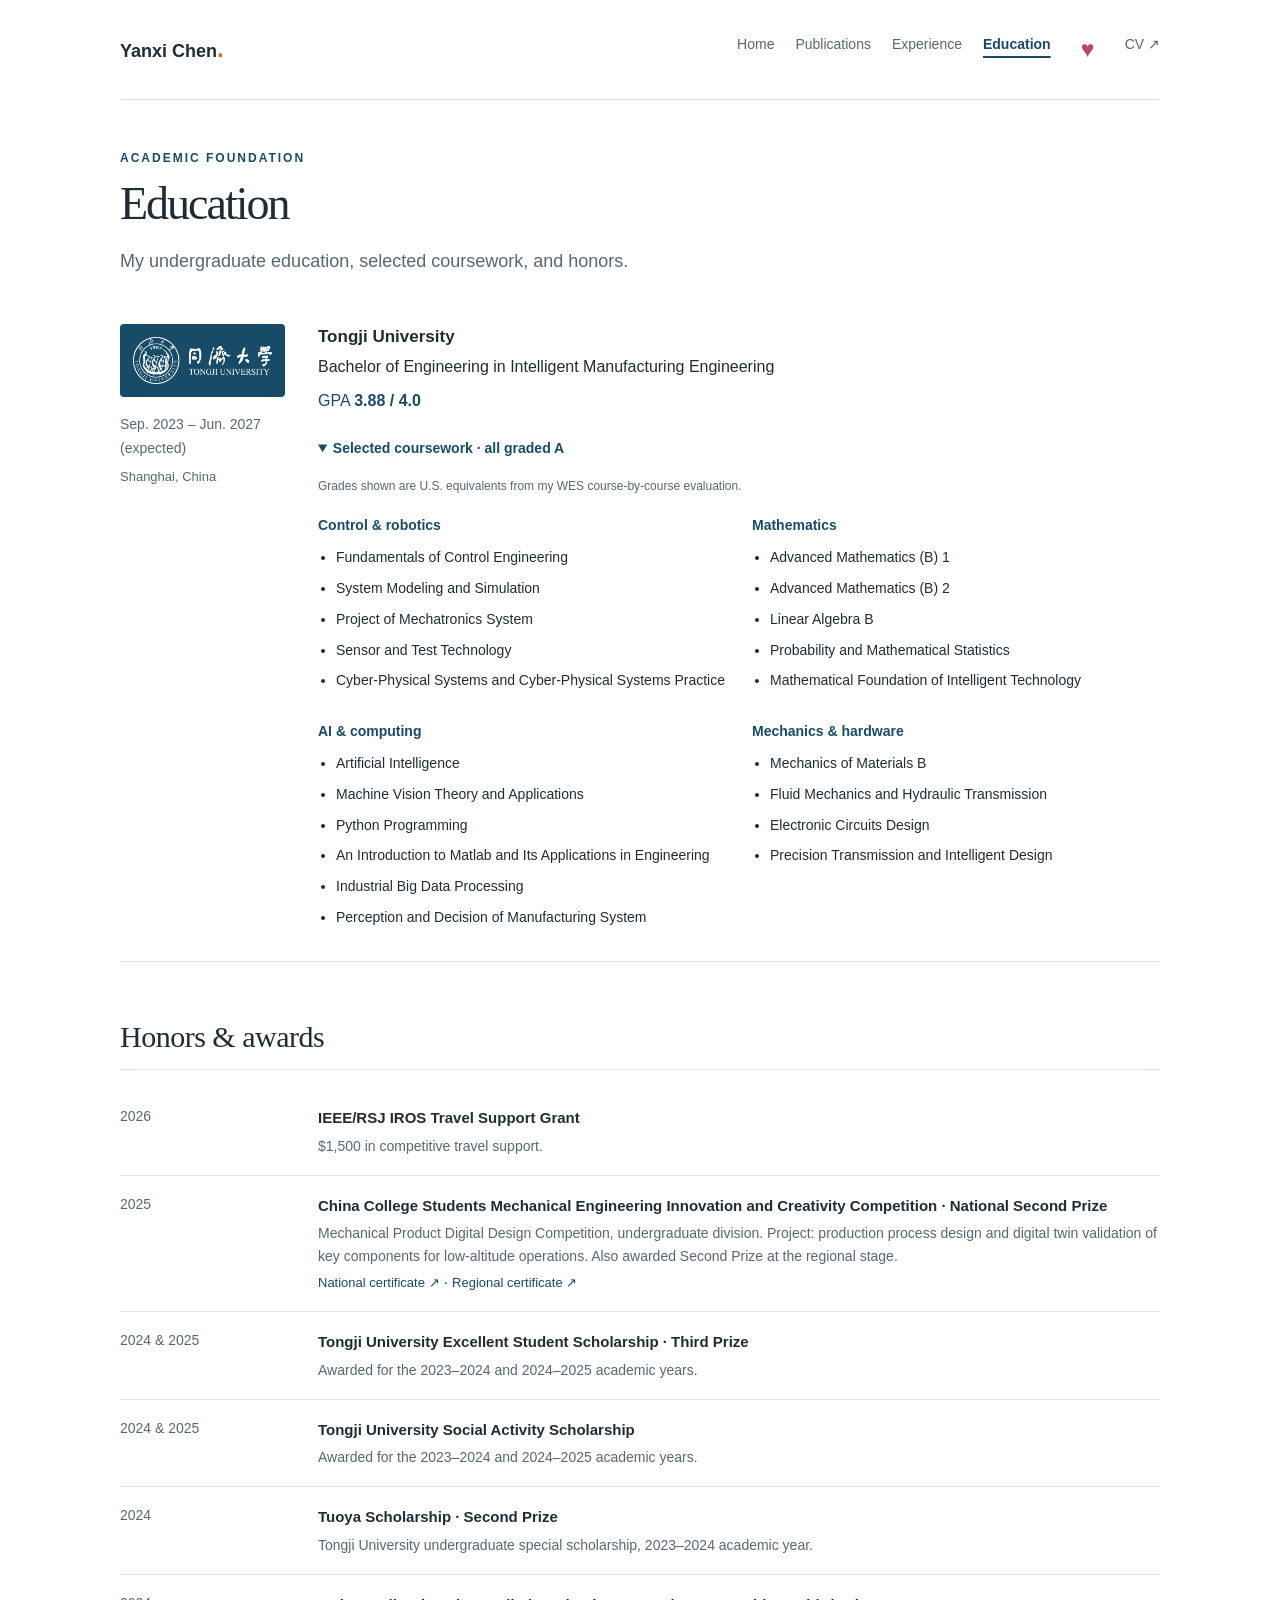
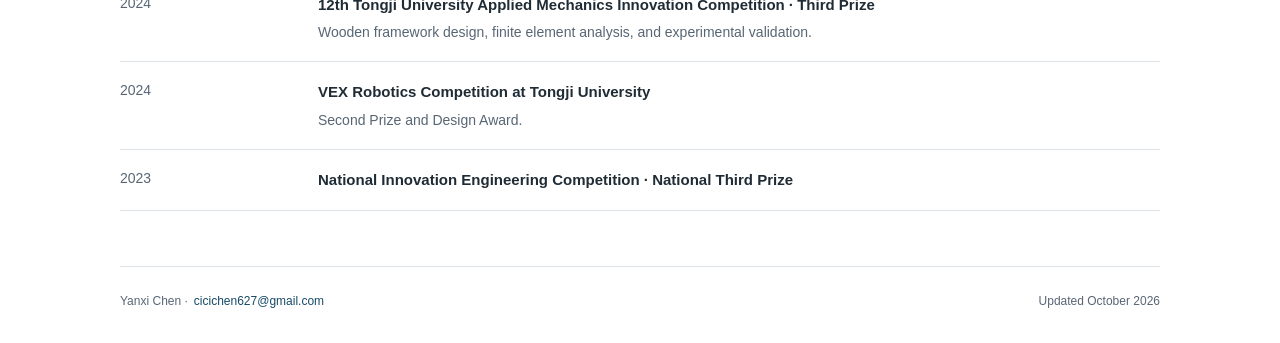
<file: education.html>
<!doctype html>
<html lang="en">
<head>
  <meta charset="utf-8">
  <meta name="viewport" content="width=device-width,initial-scale=1">
  <title>Education | Yanxi Chen</title>
  <meta name="description" content="Yanxi Chen, undergraduate researcher at Tongji University. Medical and surgical robotics, robot learning, and safe autonomy. Seeking PhD opportunities for Fall 2027.">
  <meta name="theme-color" content="#174b68">
  <meta property="og:title" content="Education | Yanxi Chen">
  <meta property="og:description" content="Medical robotics, robot learning, and safe autonomy. Seeking PhD opportunities for Fall 2027.">
  <meta property="og:type" content="website">
  <meta property="og:url" content="https://cicih1.github.io/education.html">
  <link rel="canonical" href="https://cicih1.github.io/education.html">
  <link rel="icon" type="image/svg+xml" href="data:image/svg+xml,%3Csvg xmlns='http://www.w3.org/2000/svg' viewBox='0 0 64 64'%3E%3Crect width='64' height='64' rx='12' fill='%23174b68'/%3E%3Ctext x='32' y='43' text-anchor='middle' font-family='Arial,sans-serif' font-size='32' font-weight='700' fill='white'%3EYC%3C/text%3E%3C/svg%3E">
  <link rel="stylesheet" href="style.css">
  <script defer src="https://cloud.umami.is/script.js" data-website-id="4b967c95-93ae-43ca-9a20-58d74b66b744" data-domains="cicih1.github.io"></script>
</head>
<body>
<a class="skip" href="#main">Skip to content</a>
<header class="site-header wrap"><a class="wordmark" href="index.html">Yanxi Chen<span class="mark" aria-hidden="true">.</span></a><nav aria-label="Main navigation"><a href="index.html">Home</a><a href="research.html">Publications</a><a href="experience.html">Experience</a><a href="education.html" aria-current="page">Education</a><a href="service.html" class="beyond-nav" aria-label="Beyond the lab" title="Beyond the lab"><span class="heart" aria-hidden="true">♥</span></a><a href="assets/YanxiCHEN_CV.pdf?v=59c6648e4f">CV ↗</a></nav></header>
<main id="main" class="wrap"><div class="page-intro"><p class="eyebrow">Academic foundation</p><h1>Education</h1><p>My undergraduate education, selected coursework, and honors.</p></div><section id="education" class="section" aria-label="Undergraduate education">
    
    <article class="experience" id="education-title"><div class="experience-meta"><a class="institution-logo tongji-logo" href="https://www.tongji.edu.cn/" aria-label="Tongji University"><img src="assets/logos/tongji.png" alt="Tongji University" width="258" height="86" loading="lazy"></a><time>Sep. 2023 – Jun. 2027<br>(expected)</time><span>Shanghai, China</span></div><div><h3>Tongji University</h3><p>Bachelor of Engineering in Intelligent Manufacturing Engineering</p><p class="education-gpa">GPA <strong>3.88 / 4.0</strong></p><details class="coursework" open><summary>Selected coursework · all graded A</summary><p class="course-note">Grades shown are U.S. equivalents from my WES course-by-course evaluation.</p><div class="course-groups"><div><h4>Control &amp; robotics</h4><ul><li>Fundamentals of Control Engineering</li><li>System Modeling and Simulation</li><li>Project of Mechatronics System</li><li>Sensor and Test Technology</li><li>Cyber-Physical Systems and Cyber-Physical Systems Practice</li></ul></div><div><h4>Mathematics</h4><ul><li>Advanced Mathematics (B) 1</li><li>Advanced Mathematics (B) 2</li><li>Linear Algebra B</li><li>Probability and Mathematical Statistics</li><li>Mathematical Foundation of Intelligent Technology</li></ul></div><div><h4>AI &amp; computing</h4><ul><li>Artificial Intelligence</li><li>Machine Vision Theory and Applications</li><li>Python Programming</li><li>An Introduction to Matlab and Its Applications in Engineering</li><li>Industrial Big Data Processing</li><li>Perception and Decision of Manufacturing System</li></ul></div><div><h4>Mechanics &amp; hardware</h4><ul><li>Mechanics of Materials B</li><li>Fluid Mechanics and Hydraulic Transmission</li><li>Electronic Circuits Design</li><li>Precision Transmission and Intelligent Design</li></ul></div></div></details></div></article>
  </section><section id="honors" class="section" aria-labelledby="honors-title">
    <div class="section-heading"><h2 id="honors-title">Honors &amp; awards</h2></div>
    <ul class="honors detailed-honors">
      <li><time>2026</time><div><strong>IEEE/RSJ IROS Travel Support Grant</strong><p>$1,500 in competitive travel support.</p></div></li>
      <li><time>2025</time><div><strong>China College Students Mechanical Engineering Innovation and Creativity Competition · National Second Prize</strong><p>Mechanical Product Digital Design Competition, undergraduate division. Project: production process design and digital twin validation of key components for low-altitude operations. Also awarded Second Prize at the regional stage.</p><a href="assets/certificates/digital-twin-national.png">National certificate ↗</a> · <a href="assets/certificates/digital-twin-regional.png">Regional certificate ↗</a></div></li>
      <li><time>2024 &amp; 2025</time><div><strong>Tongji University Excellent Student Scholarship · Third Prize</strong><p>Awarded for the 2023–2024 and 2024–2025 academic years.</p></div></li>
      <li><time>2024 &amp; 2025</time><div><strong>Tongji University Social Activity Scholarship</strong><p>Awarded for the 2023–2024 and 2024–2025 academic years.</p></div></li>
      <li><time>2024</time><div><strong>Tuoya Scholarship · Second Prize</strong><p>Tongji University undergraduate special scholarship, 2023–2024 academic year.</p></div></li>
      <li><time>2024</time><div><strong>12th Tongji University Applied Mechanics Innovation Competition · Third Prize</strong><p>Wooden framework design, finite element analysis, and experimental validation.</p></div></li>
      <li><time>2024</time><div><strong>VEX Robotics Competition at Tongji University</strong><p>Second Prize and Design Award.</p></div></li>
      <li><time>2023</time><div><strong>National Innovation Engineering Competition · National Third Prize</strong></div></li>
    </ul>
  </section></main>
<footer class="wrap">Yanxi Chen · <a href="mailto:cicichen627@gmail.com">cicichen627@gmail.com</a><span>Updated October 2026</span></footer><script defer src="assets/navigation.js"></script>
</body>
</html>
</file>
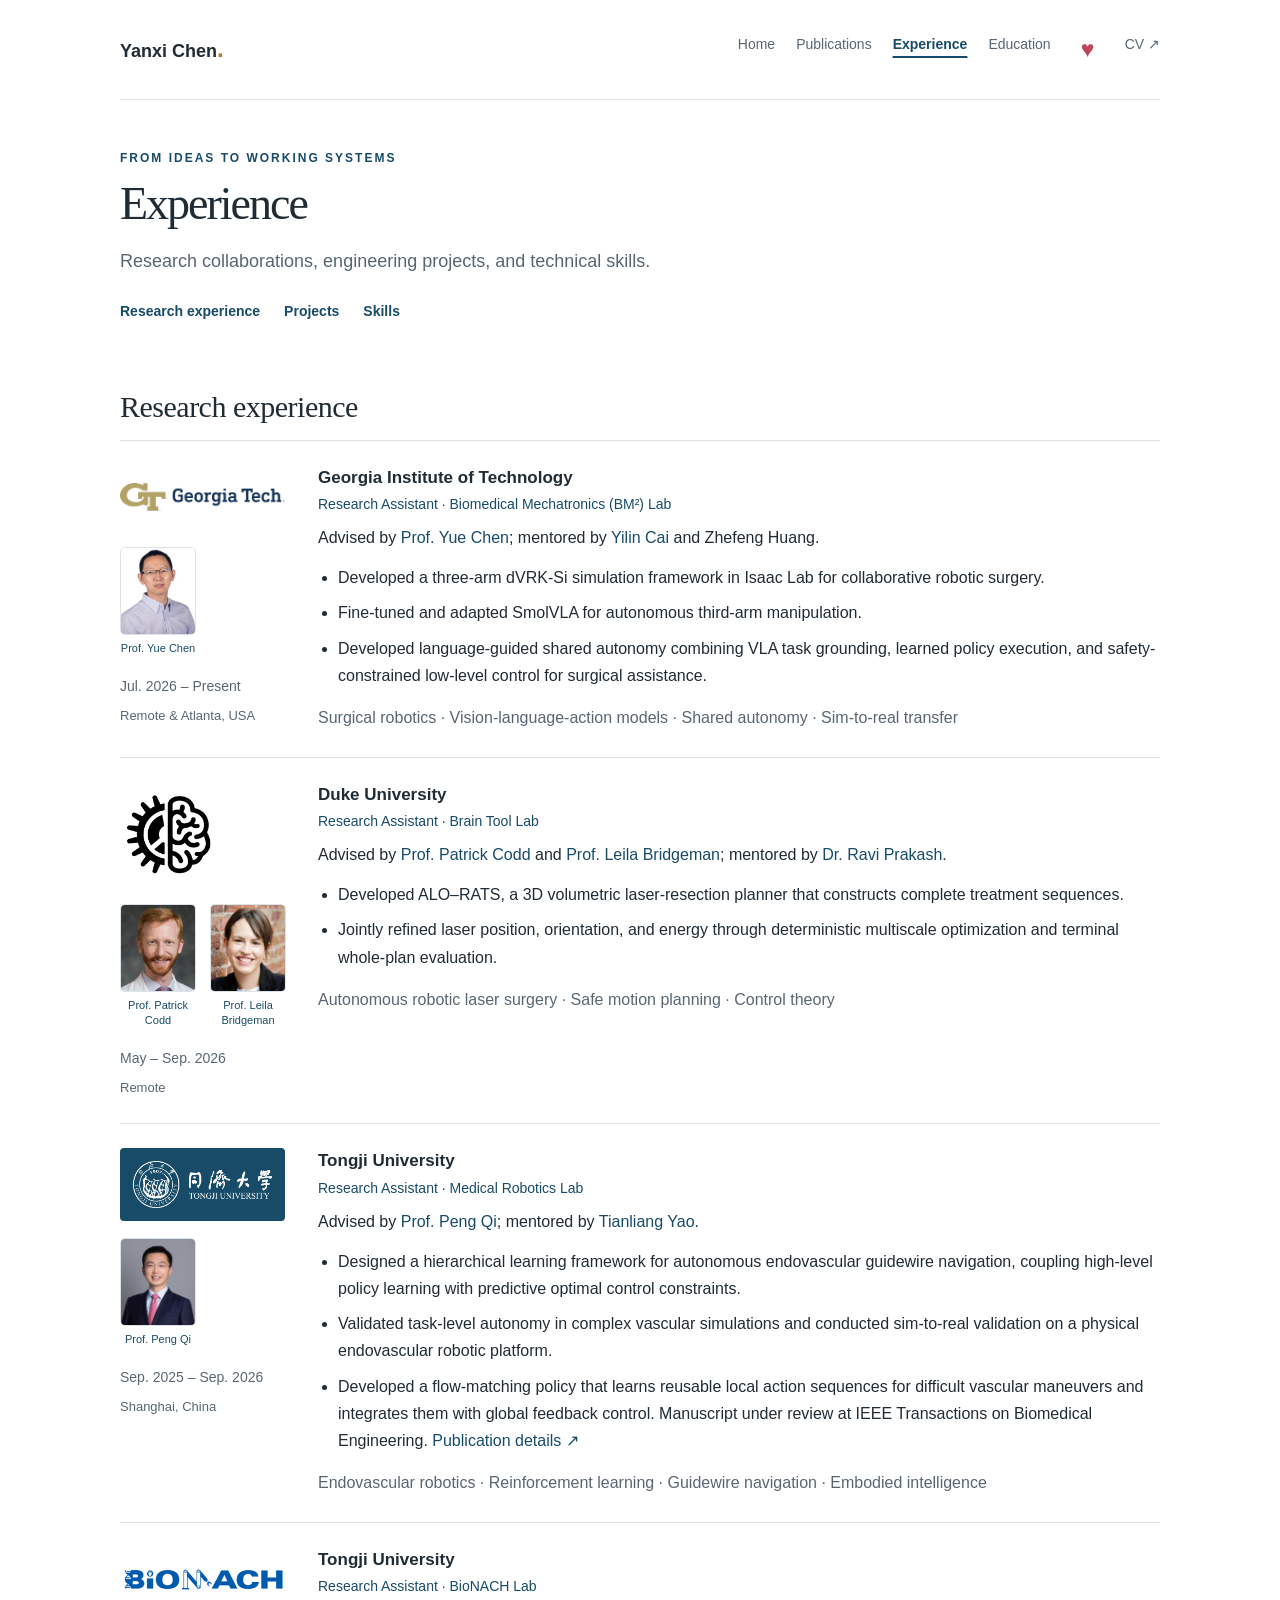
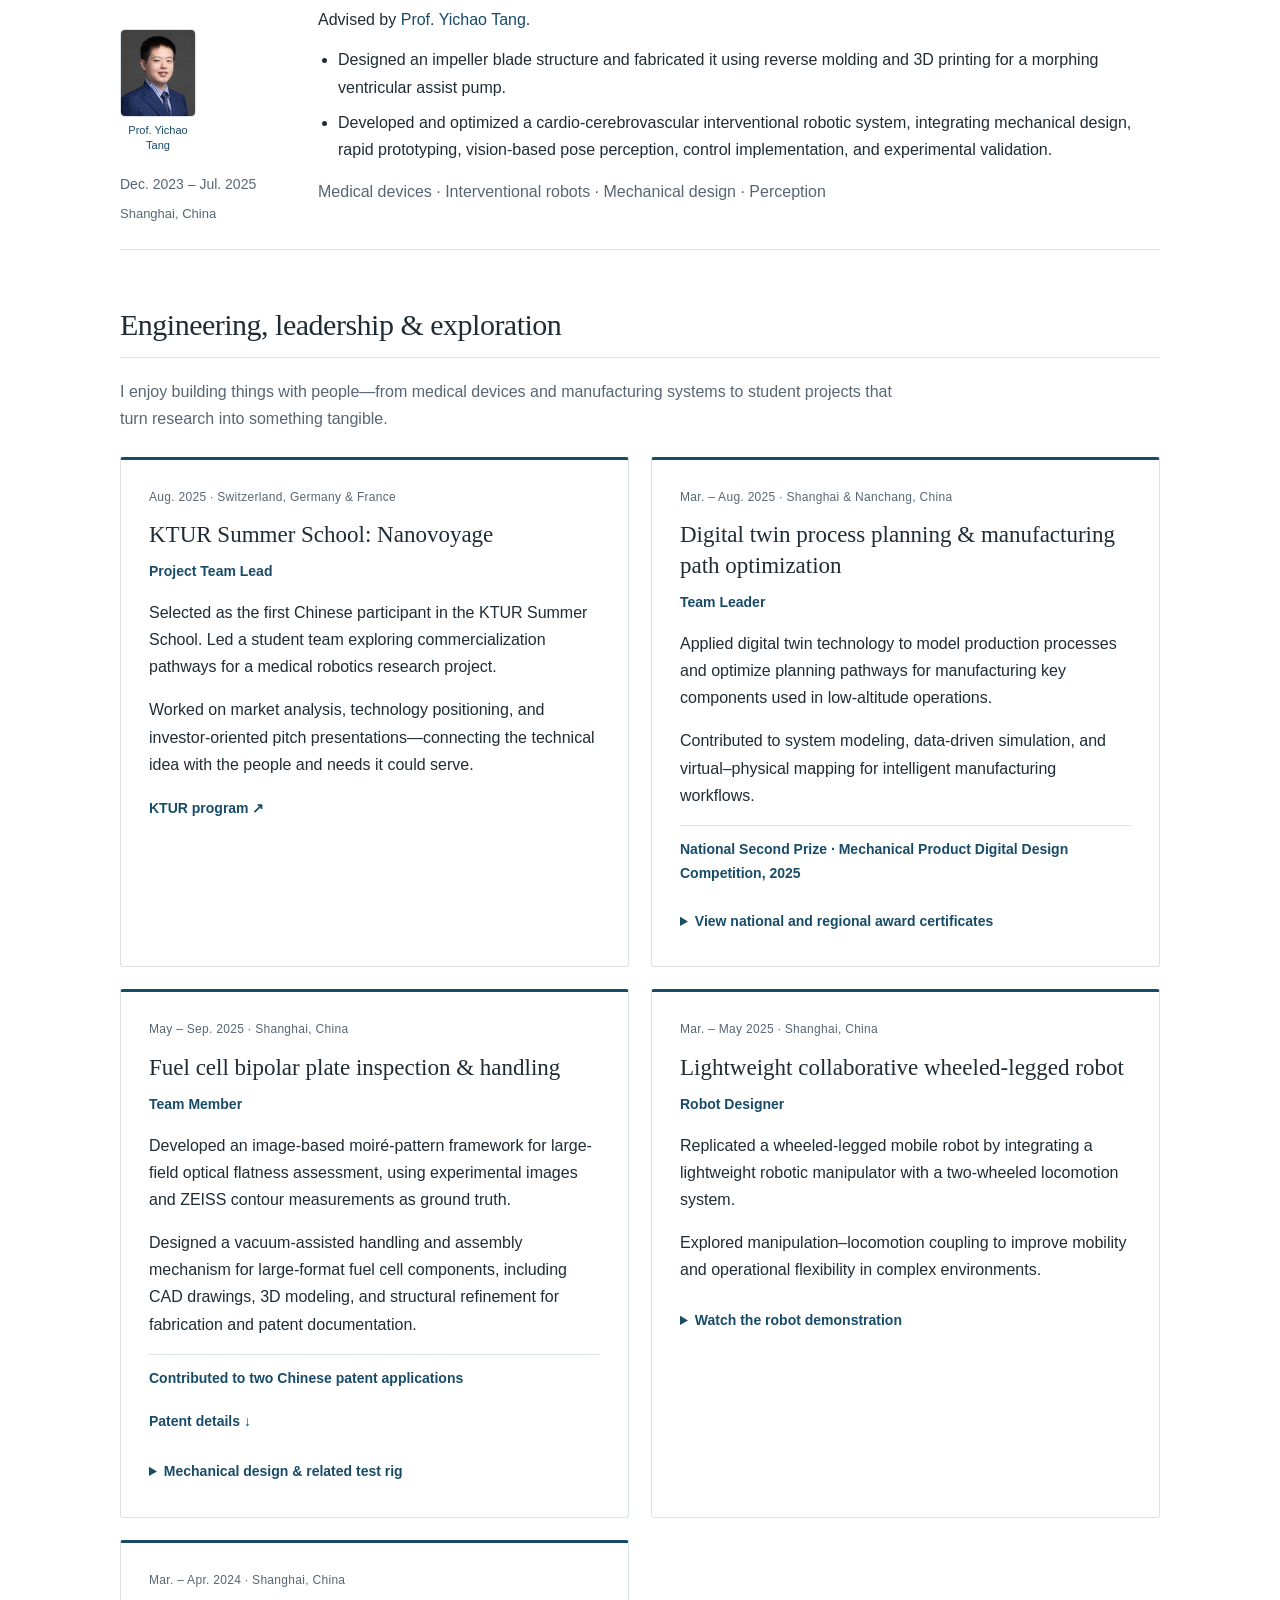
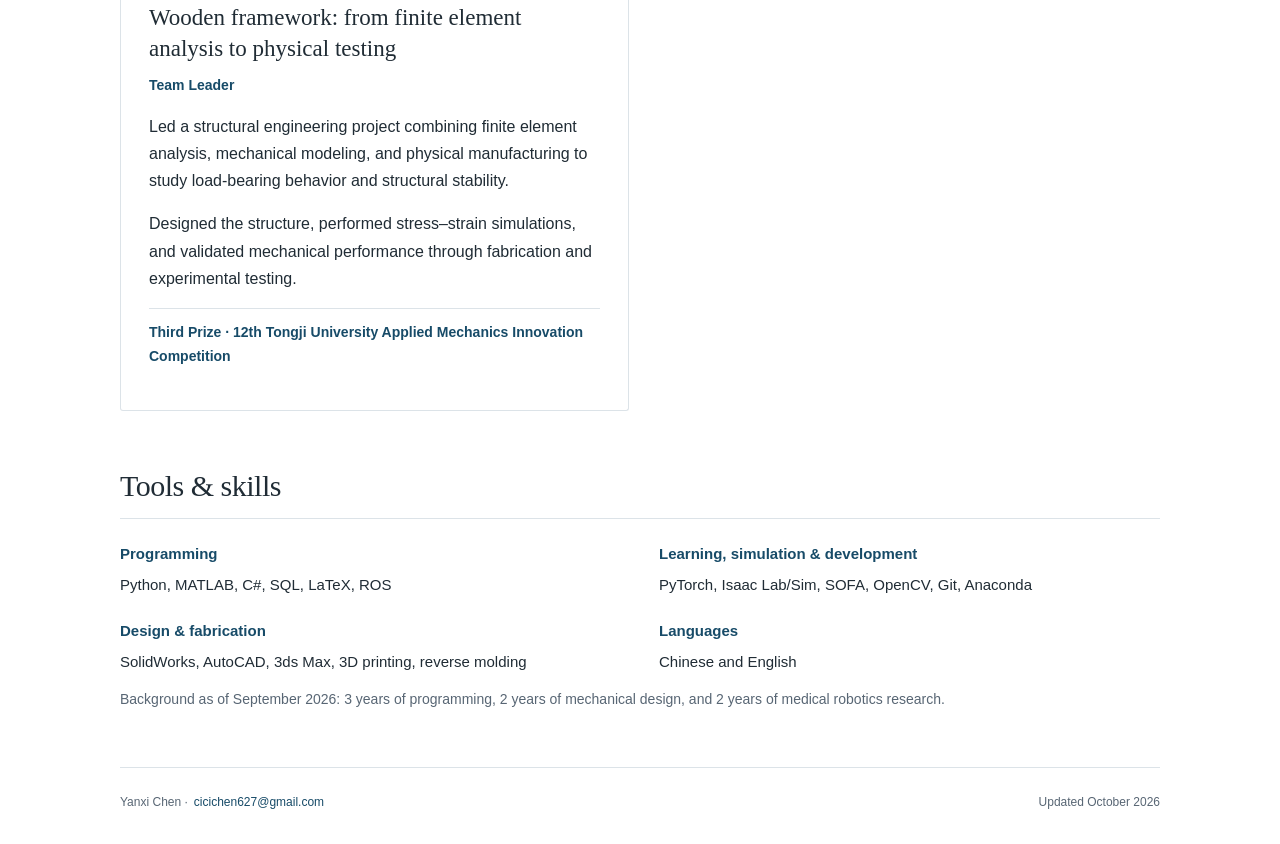
<file: experience.html>
<!doctype html>
<html lang="en">
<head>
  <meta charset="utf-8">
  <meta name="viewport" content="width=device-width,initial-scale=1">
  <title>Experience | Yanxi Chen</title>
  <meta name="description" content="Yanxi Chen, undergraduate researcher at Tongji University. Medical and surgical robotics, robot learning, and safe autonomy. Seeking PhD opportunities for Fall 2027.">
  <meta name="theme-color" content="#174b68">
  <meta property="og:title" content="Experience | Yanxi Chen">
  <meta property="og:description" content="Medical robotics, robot learning, and safe autonomy. Seeking PhD opportunities for Fall 2027.">
  <meta property="og:type" content="website">
  <meta property="og:url" content="https://cicih1.github.io/experience.html">
  <link rel="canonical" href="https://cicih1.github.io/experience.html">
  <link rel="icon" type="image/svg+xml" href="data:image/svg+xml,%3Csvg xmlns='http://www.w3.org/2000/svg' viewBox='0 0 64 64'%3E%3Crect width='64' height='64' rx='12' fill='%23174b68'/%3E%3Ctext x='32' y='43' text-anchor='middle' font-family='Arial,sans-serif' font-size='32' font-weight='700' fill='white'%3EYC%3C/text%3E%3C/svg%3E">
  <link rel="stylesheet" href="style.css">
  <script defer src="https://cloud.umami.is/script.js" data-website-id="4b967c95-93ae-43ca-9a20-58d74b66b744" data-domains="cicih1.github.io"></script>
</head>
<body>
<a class="skip" href="#main">Skip to content</a>
<header class="site-header wrap"><a class="wordmark" href="index.html">Yanxi Chen<span class="mark" aria-hidden="true">.</span></a><nav aria-label="Main navigation"><a href="index.html">Home</a><a href="research.html">Publications</a><a href="experience.html" aria-current="page">Experience</a><a href="education.html">Education</a><a href="service.html" class="beyond-nav" aria-label="Beyond the lab" title="Beyond the lab"><span class="heart" aria-hidden="true">♥</span></a><a href="assets/YanxiCHEN_CV.pdf?v=59c6648e4f">CV ↗</a></nav></header>
<main id="main" class="wrap">
<div class="page-intro"><p class="eyebrow">From ideas to working systems</p><h1>Experience</h1><p>Research collaborations, engineering projects, and technical skills.</p><div class="page-links"><a href="#experience">Research experience</a><a href="#projects">Projects</a><a href="#skills">Skills</a></div></div><section id="experience" class="section" aria-labelledby="experience-title">
    <div class="section-heading"><h2 id="experience-title">Research experience</h2></div>
    <article class="experience" id="georgia-tech"><div class="experience-meta"><a class="institution-logo" href="https://sites.gatech.edu/labbm2/" aria-label="Biomedical Mechatronics Lab at Georgia Tech"><img src="assets/logos/georgia-tech.png" alt="Georgia Tech" width="348" height="61" loading="lazy"></a><div class="advisor-portraits" aria-label="Research advisors"><a href="https://scholar.google.com/citations?user=dDPQH3oAAAAJ&amp;hl=en" target="_blank" rel="noopener noreferrer" aria-label="Prof. Yue Chen on Google Scholar"><img src="assets/advisors/yue-chen.jpg" alt="Prof. Yue Chen" width="76" height="88" loading="lazy"><span>Prof. Yue Chen</span></a></div><time>Jul. 2026 – Present</time><span>Remote &amp; Atlanta, USA</span></div><div><h3>Georgia Institute of Technology</h3><p class="role">Research Assistant · <a href="https://sites.gatech.edu/labbm2/">Biomedical Mechatronics (BM²) Lab</a></p><p>Advised by <a href="https://bme.gatech.edu/bio/yue-chen">Prof. Yue Chen</a>; mentored by <a href="https://missinglight.github.io/">Yilin Cai</a> and Zhefeng Huang.</p><ul class="contributions"><li>Developed a three-arm dVRK-Si simulation framework in Isaac Lab for collaborative robotic surgery.</li><li>Fine-tuned and adapted SmolVLA for autonomous third-arm manipulation.</li><li>Developed language-guided shared autonomy combining VLA task grounding, learned policy execution, and safety-constrained low-level control for surgical assistance.</li></ul><p class="topics">Surgical robotics · Vision-language-action models · Shared autonomy · Sim-to-real transfer</p></div></article>
    <article class="experience" id="duke"><div class="experience-meta"><a class="institution-logo lab-logo" href="https://www.braintoollab.com/" aria-label="Brain Tool Laboratory"><img src="assets/logos/brain-tool.png" alt="Brain Tool Laboratory" width="601" height="600" loading="lazy"></a><div class="advisor-portraits" aria-label="Research advisors"><a href="https://scholar.google.com/citations?user=c5qrU4gAAAAJ&amp;hl=en" target="_blank" rel="noopener noreferrer" aria-label="Prof. Patrick Codd on Google Scholar"><img src="assets/advisors/patrick-codd.jpg" alt="Prof. Patrick Codd" width="76" height="88" loading="lazy"><span>Prof. Patrick Codd</span></a><a href="https://scholar.google.com/citations?user=1L5uC_0AAAAJ&amp;hl=en" target="_blank" rel="noopener noreferrer" aria-label="Prof. Leila Bridgeman on Google Scholar"><img src="assets/advisors/leila-bridgeman.jpg" alt="Prof. Leila Bridgeman" width="76" height="88" loading="lazy"><span>Prof. Leila Bridgeman</span></a></div><time>May – Sep. 2026</time><span>Remote</span></div><div><h3>Duke University</h3><p class="role">Research Assistant · <a href="https://www.braintoollab.com/">Brain Tool Lab</a></p><p>Advised by <a href="https://mems.duke.edu/people/patrick-codd/">Prof. Patrick Codd</a> and <a href="https://robotics.duke.edu/faculty/leila-bridgeman">Prof. Leila Bridgeman</a>; mentored by <a href="https://raprakashvi.github.io/">Dr. Ravi Prakash</a>.</p><ul class="contributions"><li>Developed ALO–RATS, a 3D volumetric laser-resection planner that constructs complete treatment sequences.</li><li>Jointly refined laser position, orientation, and energy through deterministic multiscale optimization and terminal whole-plan evaluation.</li></ul><p class="topics">Autonomous robotic laser surgery · Safe motion planning · Control theory</p></div></article>
    <article class="experience" id="tongji-medical-robotics"><div class="experience-meta"><a class="institution-logo tongji-logo" href="https://www.tongji.edu.cn/" aria-label="Tongji University"><img src="assets/logos/tongji.png" alt="Tongji University" width="258" height="86" loading="lazy"></a><div class="advisor-portraits" aria-label="Research advisors"><a href="https://scholar.google.com/citations?user=W1CPjP8AAAAJ&amp;hl=en" target="_blank" rel="noopener noreferrer" aria-label="Prof. Peng Qi on Google Scholar"><img src="assets/advisors/peng-qi.jpg" alt="Prof. Peng Qi" width="76" height="88" loading="lazy"><span>Prof. Peng Qi</span></a></div><time>Sep. 2025 – Sep. 2026</time><span>Shanghai, China</span></div><div><h3>Tongji University</h3><p class="role">Research Assistant · Medical Robotics Lab</p><p>Advised by <a href="https://see-en.tongji.edu.cn/info/1016/1158.htm">Prof. Peng Qi</a>; mentored by <a href="https://metaphysicist0.github.io/">Tianliang Yao</a>.</p><ul class="contributions"><li>Designed a hierarchical learning framework for autonomous endovascular guidewire navigation, coupling high-level policy learning with predictive optimal control constraints.</li><li>Validated task-level autonomy in complex vascular simulations and conducted sim-to-real validation on a physical endovascular robotic platform.</li><li>Developed a flow-matching policy that learns reusable local action sequences for difficult vascular maneuvers and integrates them with global feedback control. Manuscript under review at IEEE Transactions on Biomedical Engineering. <a href="research.html#flow-matching">Publication details ↗</a></li></ul><p class="topics">Endovascular robotics · Reinforcement learning · Guidewire navigation · Embodied intelligence</p></div></article>
    <article class="experience" id="tongji-bionach"><div class="experience-meta"><a class="institution-logo bionach-logo" href="https://www.tongji.edu.cn/" aria-label="Tongji University"><img src="assets/logos/bionach.png" alt="BioNACH Lab" width="302" height="42" loading="lazy"></a><div class="advisor-portraits" aria-label="Research advisors"><a href="https://scholar.google.com/citations?user=Q8ZfuBcAAAAJ&amp;hl=en" target="_blank" rel="noopener noreferrer" aria-label="Prof. Yichao Tang on Google Scholar"><img src="assets/advisors/yichao-tang.png" alt="Prof. Yichao Tang" width="76" height="88" loading="lazy"><span>Prof. Yichao Tang</span></a></div><time>Dec. 2023 – Jul. 2025</time><span>Shanghai, China</span></div><div><h3>Tongji University</h3><p class="role">Research Assistant · BioNACH Lab</p><p>Advised by <a href="https://faculty.tongji.edu.cn/YichaoTang/en/more/581436/jsjjgd/index.htm">Prof. Yichao Tang</a>.</p><ul class="contributions"><li>Designed an impeller blade structure and fabricated it using reverse molding and 3D printing for a morphing ventricular assist pump.</li><li>Developed and optimized a cardio-cerebrovascular interventional robotic system, integrating mechanical design, rapid prototyping, vision-based pose perception, control implementation, and experimental validation.</li></ul><p class="topics">Medical devices · Interventional robots · Mechanical design · Perception</p></div></article>
  </section><section id="projects" class="section" aria-labelledby="projects-title">
    <div class="section-heading"><h2 id="projects-title">Engineering, leadership &amp; exploration</h2></div>
    <p class="section-intro">I enjoy building things with people—from medical devices and manufacturing systems to student projects that turn research into something tangible.</p>
    <div class="project-grid">
      <article class="project-card"><p class="project-date">Aug. 2025 · Switzerland, Germany &amp; France</p><h3>KTUR Summer School: Nanovoyage</h3><p class="role">Project Team Lead</p><p>Selected as the first Chinese participant in the KTUR Summer School. Led a student team exploring commercialization pathways for a medical robotics research project.</p><p>Worked on market analysis, technology positioning, and investor-oriented pitch presentations—connecting the technical idea with the people and needs it could serve.</p><a class="text-link" href="https://ktur.eu/">KTUR program ↗</a></article>
      <article class="project-card"><p class="project-date">Mar. – Aug. 2025 · Shanghai &amp; Nanchang, China</p><h3>Digital twin process planning &amp; manufacturing path optimization</h3><p class="role">Team Leader</p><p>Applied digital twin technology to model production processes and optimize planning pathways for manufacturing key components used in low-altitude operations.</p><p>Contributed to system modeling, data-driven simulation, and virtual–physical mapping for intelligent manufacturing workflows.</p><p class="achievement">National Second Prize · Mechanical Product Digital Design Competition, 2025</p><details class="evidence"><summary>View national and regional award certificates</summary><div class="evidence-images"><figure><a href="assets/certificates/digital-twin-national.png"><img src="assets/certificates/digital-twin-national.png" alt="2025 national competition Second Prize certificate for the digital twin manufacturing project" width="1557" height="1102" loading="lazy"></a><figcaption>National Second Prize · August 27, 2025</figcaption></figure><figure><a href="assets/certificates/digital-twin-regional.png"><img src="assets/certificates/digital-twin-regional.png" alt="2025 regional competition Second Prize certificate for the same digital twin manufacturing project" width="1011" height="715" loading="lazy"></a><figcaption>Regional Second Prize · July 21, 2025</figcaption></figure></div></details></article>
      <article class="project-card"><p class="project-date">May – Sep. 2025 · Shanghai, China</p><h3>Fuel cell bipolar plate inspection &amp; handling</h3><p class="role">Team Member</p><p>Developed an image-based moiré-pattern framework for large-field optical flatness assessment, using experimental images and ZEISS contour measurements as ground truth.</p><p>Designed a vacuum-assisted handling and assembly mechanism for large-format fuel cell components, including CAD drawings, 3D modeling, and structural refinement for fabrication and patent documentation.</p><p class="achievement">Contributed to two Chinese patent applications</p><a class="text-link" href="research.html#patents">Patent details ↓</a><details class="research-media"><summary>Mechanical design &amp; related test rig</summary><div class="media-gallery"><figure><a href="assets/media/vacuum-handling-design.webp"><img src="assets/media/vacuum-handling-design.webp" alt="CAD drawing of the liftable vacuum adsorption handling mechanism" loading="lazy"></a><figcaption>Vacuum-assisted handling mechanism design.</figcaption></figure><figure class="demo-video"><video controls playsinline preload="none" poster="assets/media/parallel-testing-machine.jpg" aria-label="Parallel testing machine demonstration"><source src="assets/media/parallel-testing-machine.mp4" type="video/mp4">Your browser does not support embedded video. <a href="assets/media/parallel-testing-machine.mp4">Open the demonstration video</a>.</video><figcaption>Related mechanical testing rig shown in my research presentation. · <a href="assets/media/parallel-testing-machine.mp4">Open video ↗</a></figcaption></figure></div></details></article>
      <article class="project-card"><p class="project-date">Mar. – May 2025 · Shanghai, China</p><h3>Lightweight collaborative wheeled-legged robot</h3><p class="role">Robot Designer</p><p>Replicated a wheeled-legged mobile robot by integrating a lightweight robotic manipulator with a two-wheeled locomotion system.</p><p>Explored manipulation–locomotion coupling to improve mobility and operational flexibility in complex environments.</p><details class="research-media"><summary>Watch the robot demonstration</summary><div class="media-gallery"><figure class="demo-video"><video controls playsinline preload="none" poster="assets/media/wheeled-legged-robot.jpg" aria-label="Wheeled-legged mobile robot demonstration"><source src="assets/media/wheeled-legged-robot.mp4" type="video/mp4">Your browser does not support embedded video. <a href="assets/media/wheeled-legged-robot.mp4">Open the demonstration video</a>.</video><figcaption>Mobile robot prototype in motion. · <a href="assets/media/wheeled-legged-robot.mp4">Open video ↗</a></figcaption></figure><figure><a href="assets/media/wheeled-legged-components.webp"><img src="assets/media/wheeled-legged-components.webp" alt="Fabricated components and assembly parts for the robot" loading="lazy"></a><figcaption>Components and assembly.</figcaption></figure></div></details></article>
      <!-- Temporarily hidden at the owner’s request; retain for later restoration.
<article class="project-card"><p class="project-date">Completed Apr. 2025 · Tongji University</p><h3>CNN-based pose tracking for a biomimetic continuum robot</h3><p class="role">Project Participant · Student Innovation Training Program (SITP19)</p><p>Participated in a project on pose tracking for a biomimetic continuum robot using convolutional neural network optimization, supervised by Prof. Yichao Tang.</p><p class="achievement">Successfully completed the university’s project review</p></article>
-->
      <article class="project-card"><p class="project-date">Mar. – Apr. 2024 · Shanghai, China</p><h3>Wooden framework: from finite element analysis to physical testing</h3><p class="role">Team Leader</p><p>Led a structural engineering project combining finite element analysis, mechanical modeling, and physical manufacturing to study load-bearing behavior and structural stability.</p><p>Designed the structure, performed stress–strain simulations, and validated mechanical performance through fabrication and experimental testing.</p><p class="achievement">Third Prize · 12th Tongji University Applied Mechanics Innovation Competition</p></article>
    </div>
  </section><section id="skills" class="section" aria-labelledby="skills-title">
    <div class="section-heading"><h2 id="skills-title">Tools &amp; skills</h2></div>
    <div class="skills-grid"><div><h3>Programming</h3><p>Python, MATLAB, C#, SQL, LaTeX, ROS</p></div><div><h3>Learning, simulation &amp; development</h3><p>PyTorch, Isaac Lab/Sim, SOFA, OpenCV, Git, Anaconda</p></div><div><h3>Design &amp; fabrication</h3><p>SolidWorks, AutoCAD, 3ds Max, 3D printing, reverse molding</p></div><div><h3>Languages</h3><p>Chinese and English</p></div></div>
    <p class="section-note">Background as of September 2026: 3 years of programming, 2 years of mechanical design, and 2 years of medical robotics research.</p>
    
  </section>
</main>
<footer class="wrap">Yanxi Chen · <a href="mailto:cicichen627@gmail.com">cicichen627@gmail.com</a><span>Updated October 2026</span></footer><script defer src="assets/navigation.js"></script>
</body>
</html>
</file>
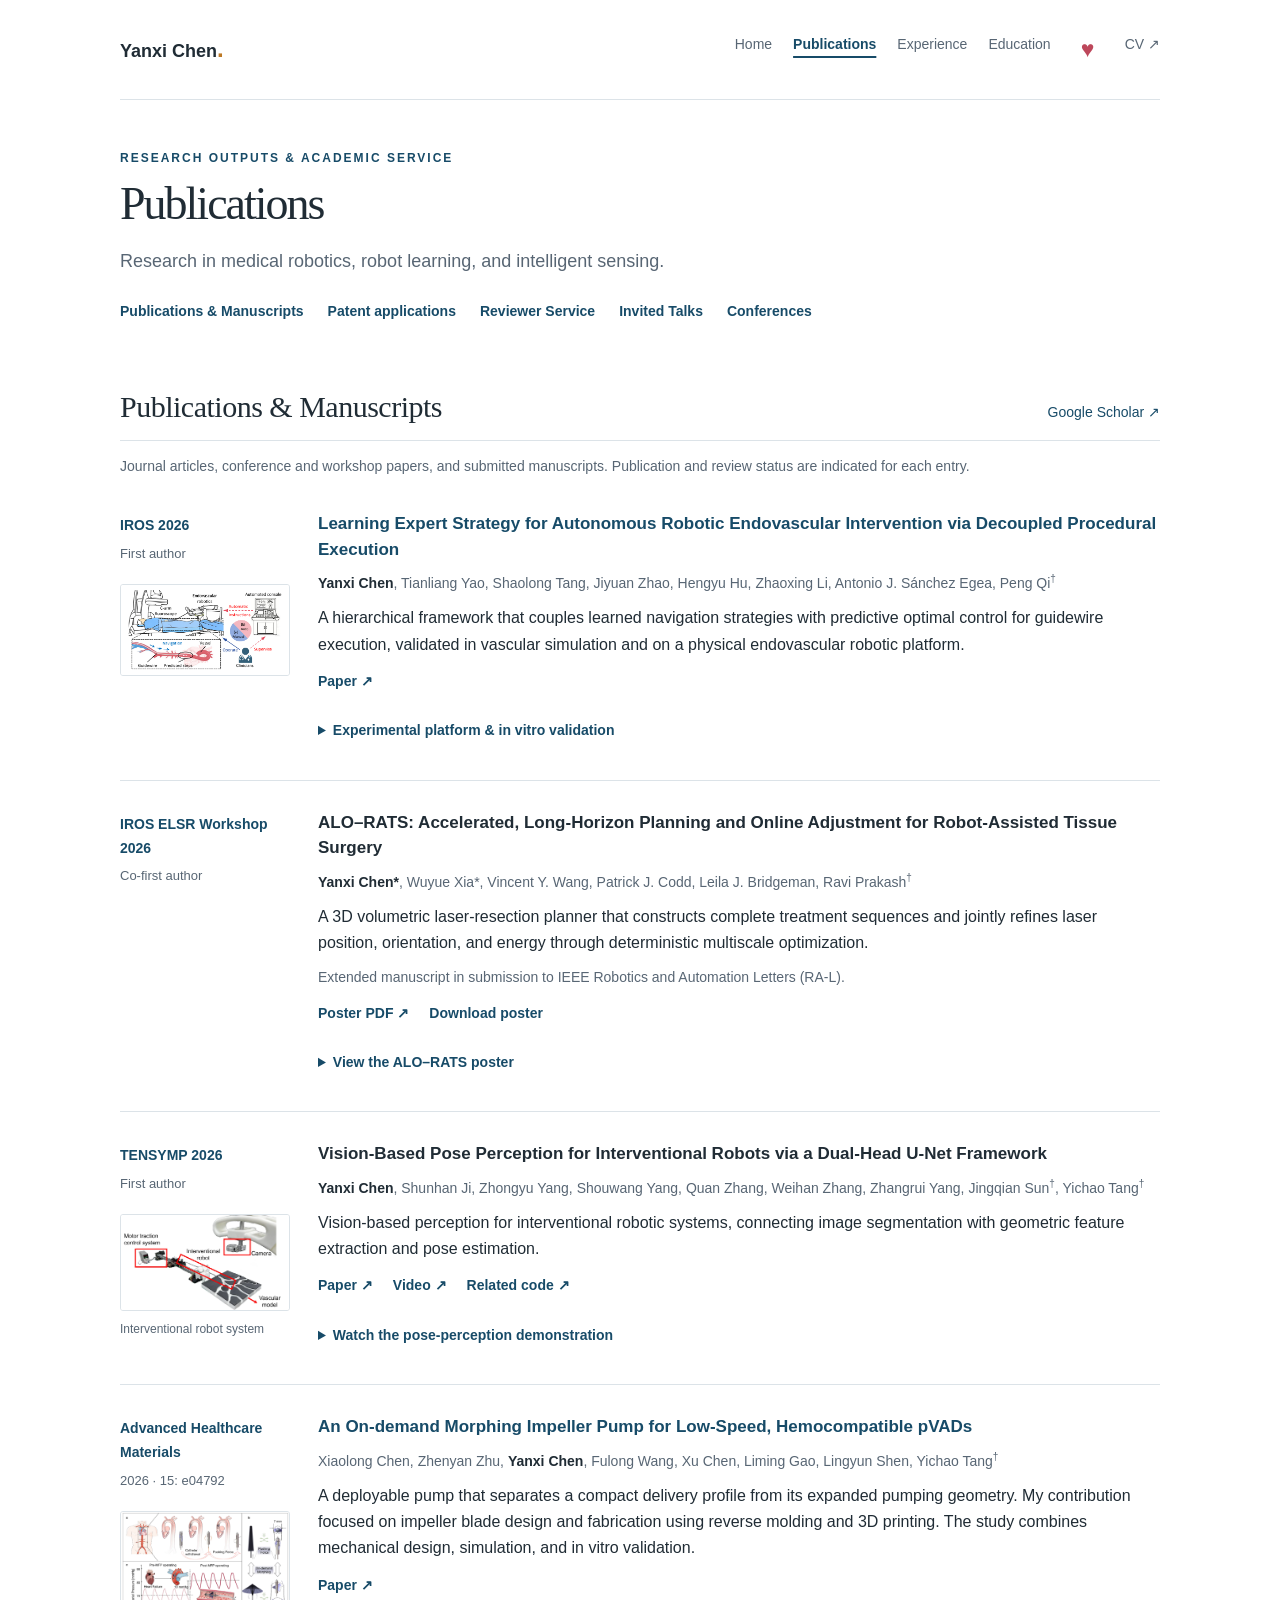
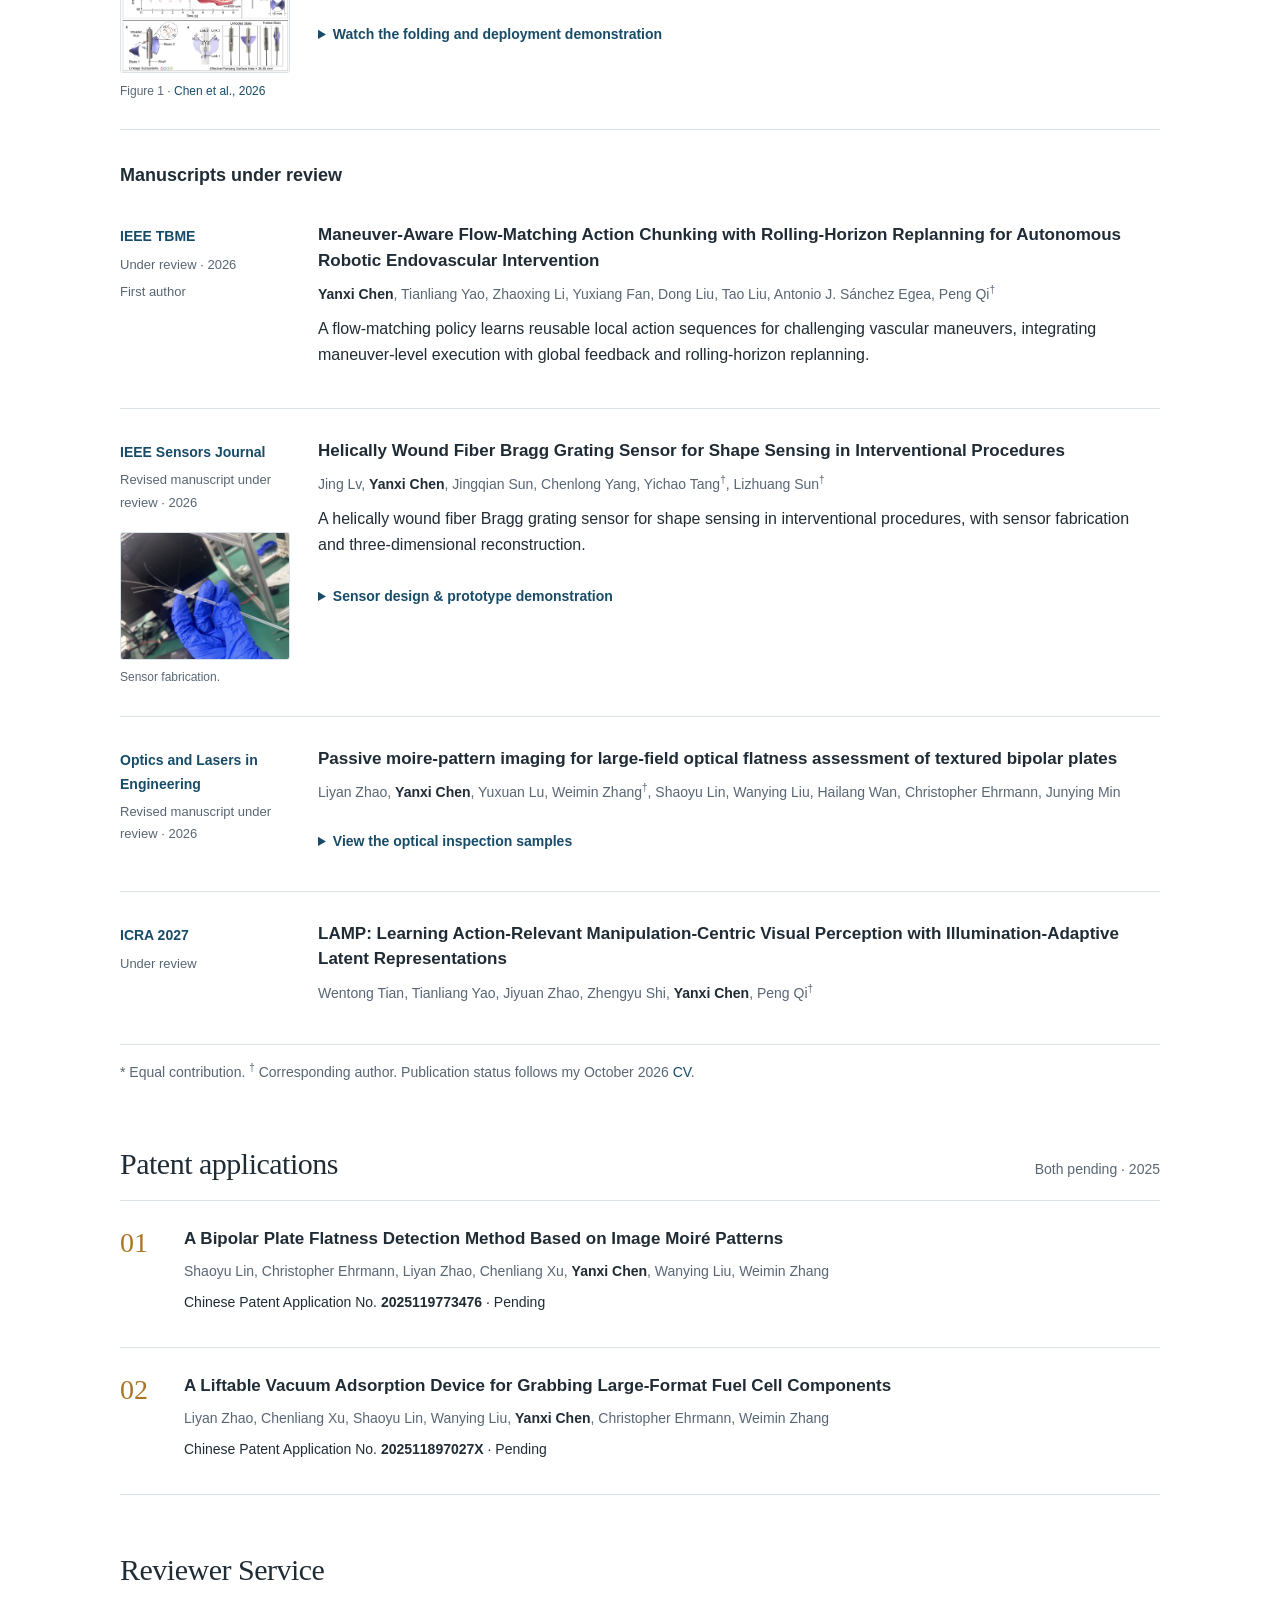
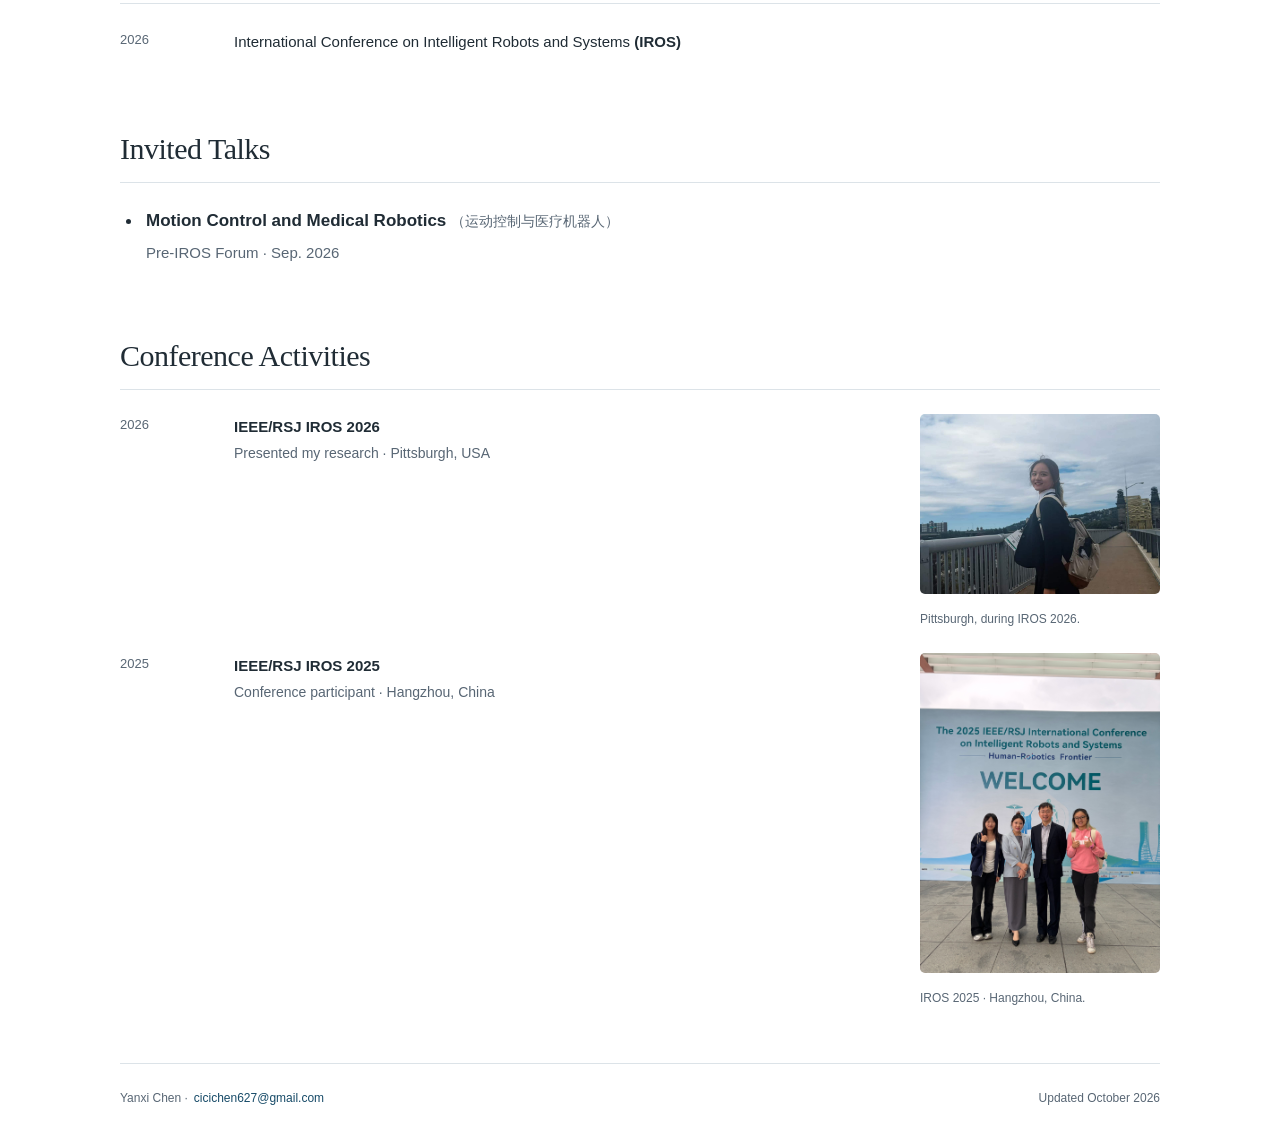
<file: research.html>
<!doctype html>
<html lang="en">
<head>
  <meta charset="utf-8">
  <meta name="viewport" content="width=device-width,initial-scale=1">
  <title>Publications | Yanxi Chen</title>
  <meta name="description" content="Yanxi Chen, undergraduate researcher at Tongji University. Medical and surgical robotics, robot learning, and safe autonomy. Seeking PhD opportunities for Fall 2027.">
  <meta name="theme-color" content="#174b68">
  <meta property="og:title" content="Publications | Yanxi Chen">
  <meta property="og:description" content="Medical robotics, robot learning, and safe autonomy. Seeking PhD opportunities for Fall 2027.">
  <meta property="og:type" content="website">
  <meta property="og:url" content="https://cicih1.github.io/research.html">
  <link rel="canonical" href="https://cicih1.github.io/research.html">
  <link rel="icon" type="image/svg+xml" href="data:image/svg+xml,%3Csvg xmlns='http://www.w3.org/2000/svg' viewBox='0 0 64 64'%3E%3Crect width='64' height='64' rx='12' fill='%23174b68'/%3E%3Ctext x='32' y='43' text-anchor='middle' font-family='Arial,sans-serif' font-size='32' font-weight='700' fill='white'%3EYC%3C/text%3E%3C/svg%3E">
  <link rel="stylesheet" href="style.css">
  <script defer src="https://cloud.umami.is/script.js" data-website-id="4b967c95-93ae-43ca-9a20-58d74b66b744" data-domains="cicih1.github.io"></script>
</head>
<body>
<a class="skip" href="#main">Skip to content</a>
<header class="site-header wrap"><a class="wordmark" href="index.html">Yanxi Chen<span class="mark" aria-hidden="true">.</span></a><nav aria-label="Main navigation"><a href="index.html">Home</a><a href="research.html" aria-current="page">Publications</a><a href="experience.html">Experience</a><a href="education.html">Education</a><a href="service.html" class="beyond-nav" aria-label="Beyond the lab" title="Beyond the lab"><span class="heart" aria-hidden="true">♥</span></a><a href="assets/YanxiCHEN_CV.pdf?v=59c6648e4f">CV ↗</a></nav></header>
<main id="main" class="wrap">
<div class="page-intro"><p class="eyebrow">Research outputs &amp; academic service</p><h1>Publications</h1><p>Research in medical robotics, robot learning, and intelligent sensing.</p><div class="page-links"><a href="#research">Publications &amp; Manuscripts</a><a href="#patents">Patent applications</a><a href="#reviewer-service">Reviewer Service</a><a href="#invited-talks">Invited Talks</a><a href="#conference-activities">Conferences</a></div></div><section id="research" class="section" aria-labelledby="research-title">
    <div class="section-heading"><h2 id="research-title">Publications &amp; Manuscripts</h2><a href="https://scholar.google.com/citations?user=MfBPVXwAAAAJ">Google Scholar <span aria-hidden="true">↗</span></a></div>
    <p class="section-note">Journal articles, conference and workshop papers, and submitted manuscripts. Publication and review status are indicated for each entry.</p>
<article class="publication" id="endovascular">
      <div class="publication-meta"><span class="venue">IROS 2026</span><span>First author</span><a class="figure-link" href="assets/endovascular.png" aria-label="View endovascular navigation research figure"><img src="assets/endovascular.png" alt="Diagram of robot-assisted endovascular intervention and autonomous guidewire navigation" width="600" height="340" loading="lazy"></a></div>
      <div><h3><a href="https://arxiv.org/abs/2607.00066">Learning Expert Strategy for Autonomous Robotic Endovascular Intervention via Decoupled Procedural Execution</a></h3><p class="authors"><strong>Yanxi Chen</strong>, Tianliang Yao, Shaolong Tang, Jiyuan Zhao, Hengyu Hu, Zhaoxing Li, Antonio J. Sánchez Egea, Peng Qi<sup>†</sup></p><p>A hierarchical framework that couples learned navigation strategies with predictive optimal control for guidewire execution, validated in vascular simulation and on a physical endovascular robotic platform.</p><p class="paper-links"><a href="https://arxiv.org/abs/2607.00066">Paper <span aria-hidden="true">↗</span></a></p><details class="research-media"><summary>Experimental platform &amp; in vitro validation</summary><div class="media-gallery"><figure><a href="assets/media/endovascular-platform.webp"><img src="assets/media/endovascular-platform.webp" alt="Physical robot-assisted guidewire navigation platform with robot arms, camera and vessel model" loading="lazy"></a><figcaption>Physical experimental platform.</figcaption></figure><figure><a href="assets/media/endovascular-experiments.webp"><img src="assets/media/endovascular-experiments.webp" alt="Experimental setup and time-lapse frames for guidewire navigation to two target sites" loading="lazy"></a><figcaption>In vitro phantom experiments and representative navigation sequences.</figcaption></figure></div></details></div>
    </article>
<article class="publication" id="alo-rats">
      <div class="publication-meta"><span class="venue">IROS ELSR Workshop 2026</span><span>Co-first author</span></div>
      <div><h3>ALO–RATS: Accelerated, Long-Horizon Planning and Online Adjustment for Robot-Assisted Tissue Surgery</h3><p class="authors"><strong>Yanxi Chen*</strong>, Wuyue Xia*, Vincent Y. Wang, Patrick J. Codd, Leila J. Bridgeman, Ravi Prakash<sup>†</sup></p><p>A 3D volumetric laser-resection planner that constructs complete treatment sequences and jointly refines laser position, orientation, and energy through deterministic multiscale optimization.</p><p class="status">Extended manuscript in submission to IEEE Robotics and Automation Letters (RA-L).</p><p class="paper-links"><a href="assets/posters/alo-rats-iros-2026.pdf" target="_blank" rel="noopener noreferrer">Poster PDF ↗</a><a href="assets/posters/alo-rats-iros-2026.pdf" download>Download poster</a></p><details class="research-media"><summary>View the ALO–RATS poster</summary><div class="media-gallery"><figure><a href="assets/posters/alo-rats-iros-2026.pdf" target="_blank" rel="noopener noreferrer"><img src="assets/posters/alo-rats-iros-2026.webp" alt="ALO–RATS poster for the IROS 2026 ELSR Workshop, showing volumetric laser-resection planning and experimental results" width="1200" height="1706" loading="lazy"></a><figcaption>IROS 2026 ELSR Workshop · <a href="assets/posters/alo-rats-iros-2026.pdf">Open full-resolution poster ↗</a></figcaption></figure></div></details></div>
    </article>
<article class="publication" id="pose-perception">
      <div class="publication-meta"><span class="venue">TENSYMP 2026</span><span>First author</span><a class="figure-link" href="assets/media/pose-perception-system.webp" aria-label="View the interventional robot system"><img src="assets/media/pose-perception-system.webp" alt="Interventional robot system with traction control, camera, and vascular model" width="1600" height="900" loading="lazy"></a><span class="image-credit">Interventional robot system</span></div>
      <div><h3>Vision-Based Pose Perception for Interventional Robots via a Dual-Head U-Net Framework</h3><p class="authors"><strong>Yanxi Chen</strong>, Shunhan Ji, Zhongyu Yang, Shouwang Yang, Quan Zhang, Weihan Zhang, Zhangrui Yang, Jingqian Sun<sup>†</sup>, Yichao Tang<sup>†</sup></p><p>Vision-based perception for interventional robotic systems, connecting image segmentation with geometric feature extraction and pose estimation.</p><p class="paper-links"><a href="https://ieeexplore.ieee.org/abstract/document/11704087">Paper <span aria-hidden="true">↗</span></a><a href="https://youtu.be/jHAR8L9TdV4">Video <span aria-hidden="true">↗</span></a><a href="https://github.com/cicih1/A-Dual-head-U-net-Framework">Related code <span aria-hidden="true">↗</span></a></p><details class="research-media"><summary>Watch the pose-perception demonstration</summary><div class="media-gallery"><figure class="demo-video"><video controls playsinline preload="none" poster="assets/media/pose-perception.jpg" aria-label="Vascular phantom pose-perception demonstration"><source src="assets/media/pose-perception.mp4" type="video/mp4">Your browser does not support embedded video. <a href="assets/media/pose-perception.mp4">Open the demonstration video</a>.</video><figcaption>Pose-perception demonstration from my research presentation. · <a href="assets/media/pose-perception.mp4">Open video ↗</a></figcaption></figure></div></details></div>
    </article>
<article class="publication" id="morphing-impeller">
      <div class="publication-meta"><span class="venue">Advanced Healthcare Materials</span><span>2026 · 15: e04792</span><a class="figure-link" href="assets/impeller-pump.png" aria-label="View the morphing impeller pump structure"><img src="assets/impeller-pump.png" alt="Morphing impeller pump: implantation, deployment and mechanical structure, from Figure 1 of the paper" width="849" height="810" loading="lazy"></a><span class="image-credit">Figure 1 · <a href="https://doi.org/10.1002/adhm.202504792">Chen et al., 2026</a></span></div>
      <div><h3><a href="https://advanced.onlinelibrary.wiley.com/doi/10.1002/adhm.202504792">An On-demand Morphing Impeller Pump for Low-Speed, Hemocompatible pVADs</a></h3><p class="authors">Xiaolong Chen, Zhenyan Zhu, <strong>Yanxi Chen</strong>, Fulong Wang, Xu Chen, Liming Gao, Lingyun Shen, Yichao Tang<sup>†</sup></p><p>A deployable pump that separates a compact delivery profile from its expanded pumping geometry. My contribution focused on impeller blade design and fabrication using reverse molding and 3D printing. The study combines mechanical design, simulation, and in vitro validation.</p><p class="paper-links"><a href="https://advanced.onlinelibrary.wiley.com/doi/10.1002/adhm.202504792">Paper <span aria-hidden="true">↗</span></a></p><details class="research-media"><summary>Watch the folding and deployment demonstration</summary><div class="media-gallery"><figure class="demo-video"><video controls playsinline preload="none" poster="assets/media/morphing-impeller.jpg" aria-label="Morphing impeller folding and deployment demonstration"><source src="assets/media/morphing-impeller.mp4" type="video/mp4">Your browser does not support embedded video. <a href="assets/media/morphing-impeller.mp4">Open the demonstration video</a>.</video><figcaption>Bench demonstration of the folding and deployment mechanism. · <a href="assets/media/morphing-impeller.mp4">Open video ↗</a></figcaption></figure></div></details></div>
    </article>
<h3 class="subheading">Manuscripts under review</h3>
<article class="publication" id="flow-matching"><div class="publication-meta"><span class="venue">IEEE TBME</span><span>Under review · 2026</span><span>First author</span></div><div><h3>Maneuver-Aware Flow-Matching Action Chunking with Rolling-Horizon Replanning for Autonomous Robotic Endovascular Intervention</h3><p class="authors"><strong>Yanxi Chen</strong>, Tianliang Yao, Zhaoxing Li, Yuxiang Fan, Dong Liu, Tao Liu, Antonio J. Sánchez Egea, Peng Qi<sup>†</sup></p><p>A flow-matching policy learns reusable local action sequences for challenging vascular maneuvers, integrating maneuver-level execution with global feedback and rolling-horizon replanning.</p></div></article>
<article class="publication" id="fiber-sensing"><div class="publication-meta"><span class="venue">IEEE Sensors Journal</span><span>Revised manuscript under review · 2026</span><figure><a href="assets/media/fiber-fabrication.webp"><img src="assets/media/fiber-fabrication.webp" alt="Fabrication of a fiber sensor for interventional shape sensing" loading="lazy"></a><figcaption>Sensor fabrication.</figcaption></figure></div><div><h3>Helically Wound Fiber Bragg Grating Sensor for Shape Sensing in Interventional Procedures</h3><p class="authors">Jing Lv, <strong>Yanxi Chen</strong>, Jingqian Sun, Chenlong Yang, Yichao Tang<sup>†</sup>, Lizhuang Sun<sup>†</sup></p><p>A helically wound fiber Bragg grating sensor for shape sensing in interventional procedures, with sensor fabrication and three-dimensional reconstruction.</p><details class="research-media"><summary>Sensor design &amp; prototype demonstration</summary><div class="media-gallery"><figure><a href="assets/media/fiber-sensor-design.webp"><img src="assets/media/fiber-sensor-design.webp" alt="Helically wound fiber arrangement and cross-section schematic" loading="lazy"></a><figcaption>Helical fiber arrangement and sensor cross section.</figcaption></figure><figure class="demo-video"><video controls playsinline preload="none" poster="assets/media/fiber-shape-sensing.jpg" aria-label="Flexible fiber-sensor prototype demonstration"><source src="assets/media/fiber-shape-sensing.mp4" type="video/mp4">Your browser does not support embedded video. <a href="assets/media/fiber-shape-sensing.mp4">Open the demonstration video</a>.</video><figcaption>Flexible sensor prototype demonstration. · <a href="assets/media/fiber-shape-sensing.mp4">Open video ↗</a></figcaption></figure></div></details></div></article>
<article class="publication" id="optical-inspection">
      <div class="publication-meta"><span class="venue">Optics and Lasers in Engineering</span><span>Revised manuscript under review · 2026</span></div>
      <div><h3>Passive moire-pattern imaging for large-field optical flatness assessment of textured bipolar plates</h3><p class="authors">Liyan Zhao, <strong>Yanxi Chen</strong>, Yuxuan Lu, Weimin Zhang<sup>†</sup>, Shaoyu Lin, Wanying Liu, Hailang Wan, Christopher Ehrmann, Junying Min</p><details class="research-media"><summary>View the optical inspection samples</summary><div class="media-gallery"><figure><a href="assets/media/bipolar-plate-inspection.webp"><img src="assets/media/bipolar-plate-inspection.webp" alt="Images of bipolar plate samples used for optical flatness assessment" loading="lazy"></a><figcaption>Bipolar plate samples used in the inspection study.</figcaption></figure></div></details></div>
    </article>
<article class="publication" id="lamp">
      <div class="publication-meta"><span class="venue">ICRA 2027</span><span>Under review</span></div>
      <div><h3>LAMP: Learning Action-Relevant Manipulation-Centric Visual Perception with Illumination-Adaptive Latent Representations</h3><p class="authors">Wentong Tian, Tianliang Yao, Jiyuan Zhao, Zhengyu Shi, <strong>Yanxi Chen</strong>, Peng Qi<sup>†</sup></p></div>
    </article>
<p class="section-note">* Equal contribution. <sup>†</sup> Corresponding author. Publication status follows my October 2026 <a href="assets/YanxiCHEN_CV.pdf?v=59c6648e4f">CV</a>.</p>
  </section>
<section id="patents" class="section" aria-labelledby="patents-title">
    <div class="section-heading"><h2 id="patents-title">Patent applications</h2><span class="section-note">Both pending · 2025</span></div>
    <article class="patent"><span class="patent-number">01</span><div><h3>A Bipolar Plate Flatness Detection Method Based on Image Moiré Patterns</h3><p class="authors">Shaoyu Lin, Christopher Ehrmann, Liyan Zhao, Chenliang Xu, <strong>Yanxi Chen</strong>, Wanying Liu, Weimin Zhang</p><p>Chinese Patent Application No. <strong>2025119773476</strong> · Pending</p></div></article>
    <article class="patent"><span class="patent-number">02</span><div><h3>A Liftable Vacuum Adsorption Device for Grabbing Large-Format Fuel Cell Components</h3><p class="authors">Liyan Zhao, Chenliang Xu, Shaoyu Lin, Wanying Liu, <strong>Yanxi Chen</strong>, Christopher Ehrmann, Weimin Zhang</p><p>Chinese Patent Application No. <strong>202511897027X</strong> · Pending</p></div></article>
  </section>
<section id="reviewer-service" class="section" aria-labelledby="reviewer-service-title">
    <div class="section-heading"><h2 id="reviewer-service-title">Reviewer Service</h2></div>
    <ul class="service-list"><li><time datetime="2026">2026</time><div>International Conference on Intelligent Robots and Systems <strong>(IROS)</strong></div></li></ul>
  </section>
<section id="invited-talks" class="section" aria-labelledby="invited-talks-title">
  <div class="section-heading"><h2 id="invited-talks-title">Invited Talks</h2></div>
  <ul class="talk-list"><li><h3>Motion Control and Medical Robotics <span lang="zh">（运动控制与医疗机器人）</span></h3><p>Pre-IROS Forum · <time datetime="2026-09">Sep. 2026</time></p></li></ul>
</section>
<section id="conference-activities" class="section" aria-labelledby="conference-title"><div class="section-heading"><h2 id="conference-title">Conference Activities</h2></div><div class="conference-layout"><ul class="service-list"><li><time datetime="2026">2026</time><div><strong>IEEE/RSJ IROS 2026</strong><span>Presented my research · Pittsburgh, USA</span></div></li></ul><figure><a href="assets/life/iros-2026-pittsburgh.jpg"><img src="assets/life/iros-2026-pittsburgh.jpg" alt="Yanxi Chen in Pittsburgh during IROS 2026" width="1440" height="1080" loading="lazy"></a><figcaption>Pittsburgh, during IROS 2026.</figcaption></figure></div><div class="conference-layout"><ul class="service-list"><li><time datetime="2025">2025</time><div><strong>IEEE/RSJ IROS 2025</strong><span>Conference participant · Hangzhou, China</span></div></li></ul><figure><a href="assets/life/iros-2025-hangzhou.jpg"><img src="assets/life/iros-2025-hangzhou.jpg" alt="Group photograph at IEEE/RSJ IROS 2025 in Hangzhou, China" width="4284" height="5712" loading="lazy"></a><figcaption>IROS 2025 · Hangzhou, China.</figcaption></figure></div></section></main>
<footer class="wrap">Yanxi Chen · <a href="mailto:cicichen627@gmail.com">cicichen627@gmail.com</a><span>Updated October 2026</span></footer><script defer src="assets/navigation.js"></script>
</body>
</html>
</file>
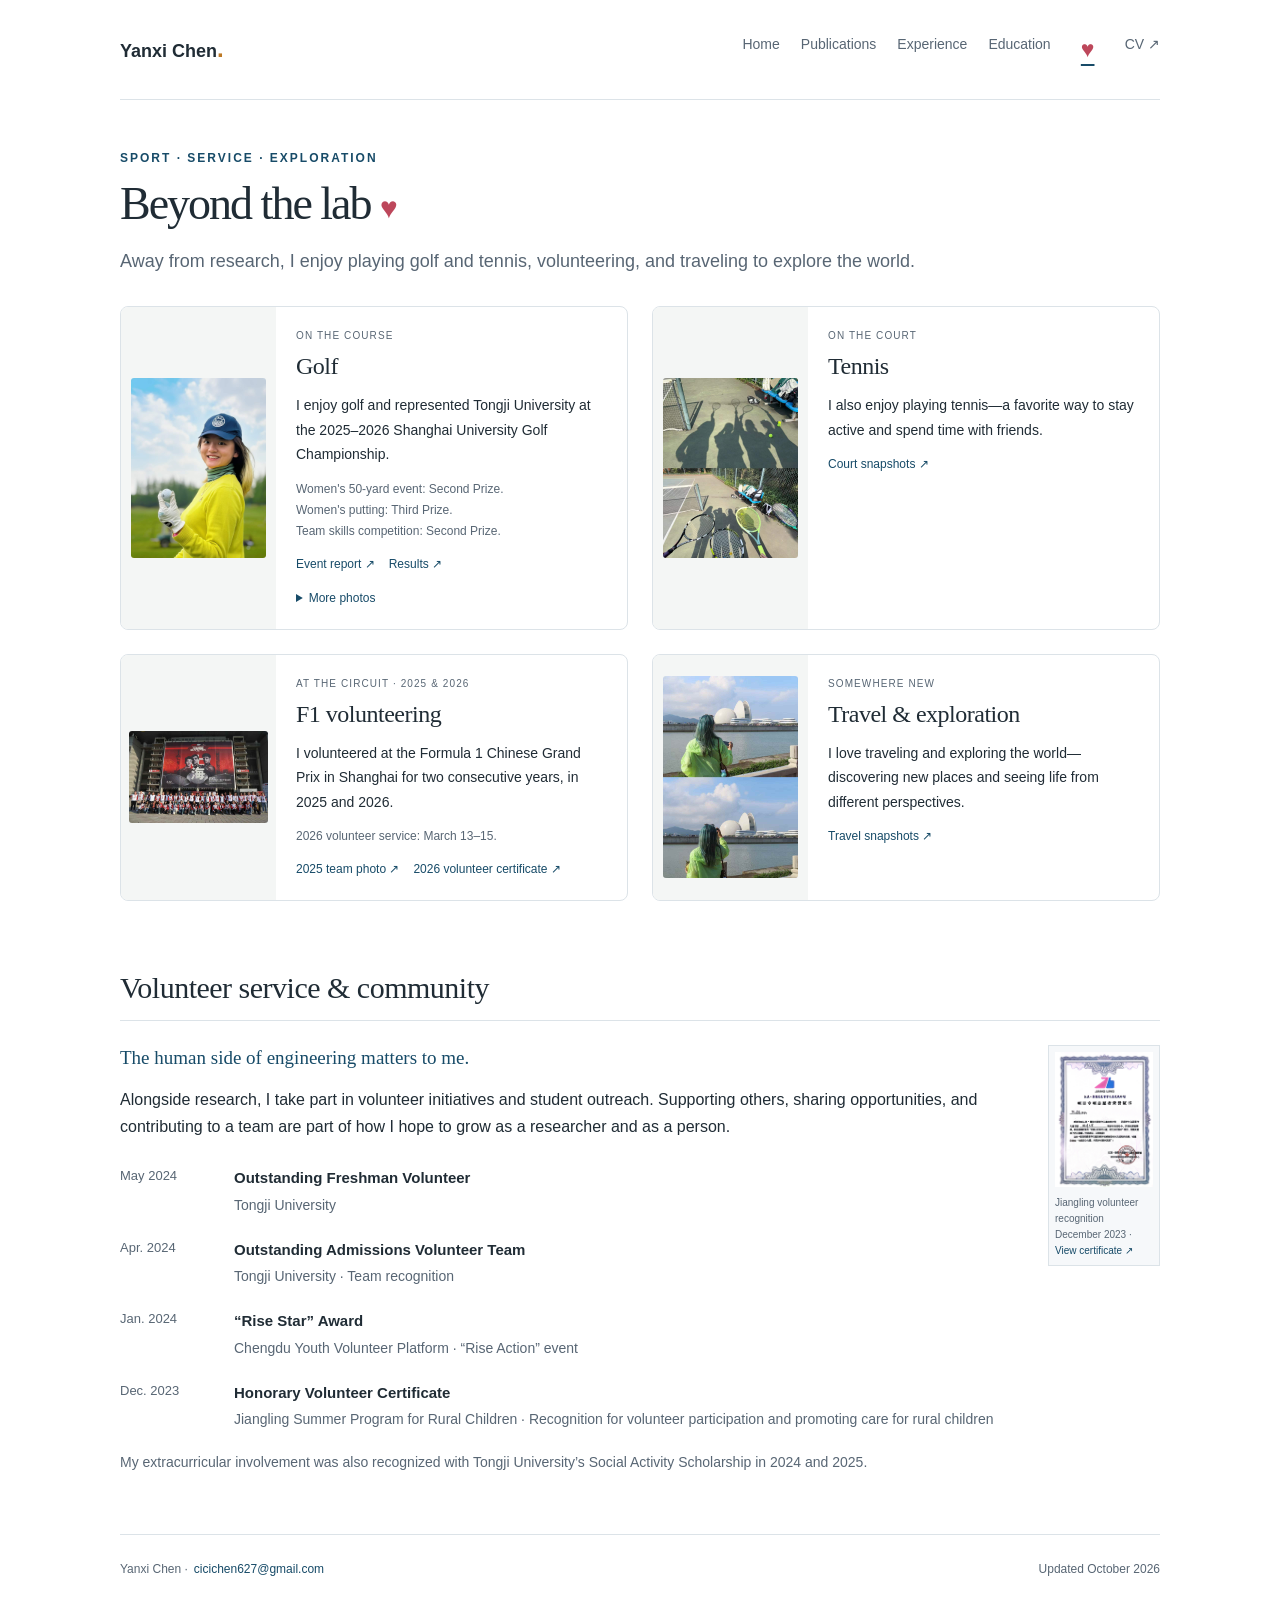
<file: service.html>
<!doctype html>
<html lang="en">
<head>
  <meta charset="utf-8">
  <meta name="viewport" content="width=device-width,initial-scale=1">
  <title>Beyond the lab | Yanxi Chen</title>
  <meta name="description" content="Yanxi Chen, undergraduate researcher at Tongji University. Medical and surgical robotics, robot learning, and safe autonomy. Seeking PhD opportunities for Fall 2027.">
  <meta name="theme-color" content="#174b68">
  <meta property="og:title" content="Beyond the lab | Yanxi Chen">
  <meta property="og:description" content="Medical robotics, robot learning, and safe autonomy. Seeking PhD opportunities for Fall 2027.">
  <meta property="og:type" content="website">
  <meta property="og:url" content="https://cicih1.github.io/service.html">
  <link rel="canonical" href="https://cicih1.github.io/service.html">
  <link rel="icon" type="image/svg+xml" href="data:image/svg+xml,%3Csvg xmlns='http://www.w3.org/2000/svg' viewBox='0 0 64 64'%3E%3Crect width='64' height='64' rx='12' fill='%23174b68'/%3E%3Ctext x='32' y='43' text-anchor='middle' font-family='Arial,sans-serif' font-size='32' font-weight='700' fill='white'%3EYC%3C/text%3E%3C/svg%3E">
  <link rel="stylesheet" href="style.css">
  <script defer src="https://cloud.umami.is/script.js" data-website-id="4b967c95-93ae-43ca-9a20-58d74b66b744" data-domains="cicih1.github.io"></script>
</head>
<body>
<a class="skip" href="#main">Skip to content</a>
<header class="site-header wrap"><a class="wordmark" href="index.html">Yanxi Chen<span class="mark" aria-hidden="true">.</span></a><nav aria-label="Main navigation"><a href="index.html">Home</a><a href="research.html">Publications</a><a href="experience.html">Experience</a><a href="education.html">Education</a><a href="service.html" aria-current="page" class="beyond-nav" aria-label="Beyond the lab" title="Beyond the lab"><span class="heart" aria-hidden="true">♥</span></a><a href="assets/YanxiCHEN_CV.pdf?v=59c6648e4f">CV ↗</a></nav></header>
<main id="main" class="wrap">
<div class="page-intro"><p class="eyebrow">Sport · Service · Exploration</p><h1>Beyond the lab <span class="heart page-heart" aria-hidden="true">♥</span></h1><p>Away from research, I enjoy playing golf and tennis, volunteering, and traveling to explore the world.</p></div><div class="life-grid" aria-label="Interests and activities">
<article class="life-card" id="golf"><a class="life-thumbnail" href="assets/life/golf-portrait.jpg"><img src="assets/life/golf-portrait.jpg" alt="Yanxi Chen on the golf course" width="1440" height="1920" loading="lazy"></a><div class="life-copy"><p class="life-label">On the course</p><h2>Golf</h2><p>I enjoy golf and represented Tongji University at the 2025–2026 Shanghai University Golf Championship.</p><p class="life-detail">Women's 50-yard event: Second Prize.<br>Women's putting: Third Prize.<br>Team skills competition: Second Prize.</p><div class="life-links"><a href="https://mp.weixin.qq.com/s/MxDkY6hleUiEIBOuapmMSg" target="_blank" rel="noopener noreferrer">Event report ↗</a><a href="assets/life/golf-results.png">Results ↗</a></div><details class="life-album"><summary>More photos</summary><div><a href="assets/life/golf-on-course.jpg"><img src="assets/life/golf-on-course.jpg" alt="Yanxi Chen with a golf club" loading="lazy"></a><a href="assets/life/golf-championship.jpg"><img src="assets/life/golf-championship.jpg" alt="Representing Tongji University at the golf championship" loading="lazy"></a></div></details></div></article>
<article class="life-card" id="tennis"><a class="life-thumbnail" href="assets/life/tennis.jpg"><img src="assets/life/tennis.jpg" alt="Tennis rackets and friends’ shadows on a sunny court" width="1080" height="1440" loading="lazy"></a><div class="life-copy"><p class="life-label">On the court</p><h2>Tennis</h2><p>I also enjoy playing tennis—a favorite way to stay active and spend time with friends.</p><div class="life-links"><a href="assets/life/tennis.jpg">Court snapshots ↗</a></div></div></article><article class="life-card" id="f1-volunteering"><a class="life-thumbnail" href="assets/life/f1-volunteers-2025.jpg"><img src="assets/life/f1-volunteers-2025.jpg" alt="Volunteer team at the 2025 Formula 1 Chinese Grand Prix in Shanghai" width="1620" height="1080" loading="lazy"></a><div class="life-copy"><p class="life-label">At the circuit · 2025 &amp; 2026</p><h2>F1 volunteering</h2><p>I volunteered at the Formula 1 Chinese Grand Prix in Shanghai for two consecutive years, in 2025 and 2026.</p><p class="life-detail">2026 volunteer service: March 13–15.</p><div class="life-links"><a href="assets/life/f1-volunteers-2025.jpg">2025 team photo ↗</a><a href="assets/certificates/f1-volunteer-2026.jpg" target="_blank" rel="noopener noreferrer">2026 volunteer certificate ↗</a></div></div></article>
<article class="life-card" id="travel"><a class="life-thumbnail" href="assets/life/travel-waterfront.jpg"><img src="assets/life/travel-waterfront.jpg" alt="Travel snapshots of Yanxi Chen exploring a waterfront" width="1079" height="1616" loading="lazy"></a><div class="life-copy"><p class="life-label">Somewhere new</p><h2>Travel &amp; exploration</h2><p>I love traveling and exploring the world—discovering new places and seeing life from different perspectives.</p><div class="life-links"><a href="assets/life/travel-waterfront.jpg">Travel snapshots ↗</a></div></div></article>
</div><section id="service" class="section" aria-labelledby="service-title">
    <div class="section-heading"><h2 id="service-title">Volunteer service &amp; community</h2></div>
    <div class="service-layout"><div><p class="service-lead">The human side of engineering matters to me.</p><p>Alongside research, I take part in volunteer initiatives and student outreach. Supporting others, sharing opportunities, and contributing to a team are part of how I hope to grow as a researcher and as a person.</p><ul class="service-list"><li><time>May 2024</time><div><strong>Outstanding Freshman Volunteer</strong><span>Tongji University</span></div></li><li><time>Apr. 2024</time><div><strong>Outstanding Admissions Volunteer Team</strong><span>Tongji University · Team recognition</span></div></li><li><time>Jan. 2024</time><div><strong>“Rise Star” Award</strong><span>Chengdu Youth Volunteer Platform · “Rise Action” event</span></div></li><li><time>Dec. 2023</time><div><strong>Honorary Volunteer Certificate</strong><span>Jiangling Summer Program for Rural Children · Recognition for volunteer participation and promoting care for rural children</span></div></li></ul><p class="section-note">My extracurricular involvement was also recognized with Tongji University’s Social Activity Scholarship in 2024 and 2025.</p></div><figure class="service-photo"><a href="assets/certificates/jiangling-volunteer.jpg"><img src="assets/certificates/jiangling-volunteer.jpg" alt="Jiangling volunteer certificate awarded to Yanxi Chen in December 2023" width="1653" height="2284" loading="lazy"></a><figcaption>Jiangling volunteer recognition<br>December 2023 · <a href="assets/certificates/jiangling-volunteer.jpg">View certificate ↗</a></figcaption></figure></div>
  </section>
</main>
<footer class="wrap">Yanxi Chen · <a href="mailto:cicichen627@gmail.com">cicichen627@gmail.com</a><span>Updated October 2026</span></footer><script defer src="assets/navigation.js"></script>
</body>
</html>
</file>
<file: style.css>
:root{--ink:#202c35;--muted:#586674;--accent:#174b68;--line:#dce3e8;--pale:#eff5f8;--paper:#fff;--serif:Georgia,'Times New Roman',serif}
*{box-sizing:border-box}html{scroll-behavior:smooth;scroll-padding-top:30px}body{margin:0;background:var(--paper);color:var(--ink);font-family:Arial,Helvetica,sans-serif;font-size:16px;line-height:1.7}a{color:var(--accent);text-decoration:none;text-underline-offset:4px}a:hover{text-decoration:underline}a:focus-visible,summary:focus-visible{outline:3px solid #bd7925;outline-offset:5px;border-radius:2px}p{margin:0 0 16px}strong{font-weight:600}.wrap{width:min(1040px,calc(100% - 80px));margin-inline:auto}.site-header{display:flex;align-items:center;justify-content:space-between;padding-block:29px;border-bottom:1px solid var(--line);gap:20px}.wordmark{font-size:18px;font-weight:700;color:var(--ink)}.mark{color:#bd7925;font-size:24px}nav{display:flex;gap:29px;flex-wrap:wrap;font-size:14px}nav a{color:var(--muted)}.intro{display:grid;grid-template-columns:minmax(0,1fr) 235px;gap:70px;padding:58px 0 36px;align-items:start}.eyebrow{text-transform:uppercase;font-size:12px;letter-spacing:2px;font-weight:700;color:var(--accent);margin-bottom:11px}h1{font-family:var(--serif);font-size:54px;font-weight:400;letter-spacing:-2px;line-height:1.1;margin:0 0 22px}h2{font-family:var(--serif);font-size:30px;line-height:1.25;font-weight:400;margin:0;letter-spacing:-.5px}h3{font-size:17px;line-height:1.5;font-weight:600;margin:0 0 9px}.lead{font-size:21px;line-height:1.5;color:#304d60;margin-bottom:23px}.contact-links{display:flex;gap:20px;flex-wrap:wrap;font-size:14px;font-weight:600;margin-top:25px}.profile-note{border-left:2px solid var(--line);padding:5px 0 0 26px;margin-top:34px;color:var(--muted);font-size:14px;line-height:1.65}.note-label{text-transform:uppercase;letter-spacing:1.4px;font-size:12px;font-weight:700;margin:0 0 10px}.note-title{font-size:18px;color:var(--ink);font-weight:600;margin:0 0 5px}.gpa{font-family:var(--serif);font-size:32px;color:var(--ink);margin:12px 0}.gpa span{font-family:Arial,Helvetica,sans-serif;font-size:13px;color:var(--muted)}.note-rule{height:1px;background:var(--line);margin:22px 0}.application{display:grid;grid-template-columns:150px 1fr;gap:22px;background:var(--pale);border-left:3px solid var(--accent);padding:21px 25px;font-size:14px;line-height:1.65}.application>strong{color:var(--accent);font-size:15px}.application p{margin:0}.application a{white-space:nowrap;font-weight:600}.section{padding-top:48px;scroll-margin-top:10px}.section-heading{display:flex;align-items:baseline;justify-content:space-between;gap:24px;border-bottom:1px solid var(--line);padding-bottom:14px}.section-heading>a{font-size:14px;white-space:nowrap}.section-note{font-size:14px;color:var(--muted);margin:14px 0 4px}.publication{display:grid;grid-template-columns:170px minmax(0,1fr);gap:28px;padding:29px 0;border-bottom:1px solid var(--line)}.publication p{font-size:15px;line-height:1.65;margin-bottom:10px}.publication-meta{font-size:13px;color:var(--muted);display:flex;align-items:flex-start;flex-direction:column;gap:5px;padding-top:3px}.venue{color:var(--accent);font-weight:700;font-size:14px}.authors{color:var(--muted);font-size:14px!important}.authors strong{color:var(--ink)}.paper-links{display:flex;flex-wrap:wrap;gap:20px;font-size:14px!important;font-weight:600;margin:12px 0 0!important}.publication img{width:100%;height:auto;display:block;margin-top:14px;border:1px solid var(--line);border-radius:3px}.subheading{font-size:18px;font-family:Arial,Helvetica,sans-serif;font-weight:600;margin:32px 0 4px}.status{font-size:14px;color:var(--muted);margin-bottom:10px}.experience{display:grid;grid-template-columns:170px minmax(0,1fr);gap:28px;padding:24px 0;border-bottom:1px solid var(--line)}.experience time{font-size:14px;color:var(--muted)}.experience h3{margin:0 0 3px}.experience p{font-size:15px;margin:0 0 7px}.experience .role{color:var(--accent);font-size:14px}.honors{list-style:none;padding:0;margin:18px 0 0}.honors li{display:grid;grid-template-columns:170px 1fr;gap:28px;padding:8px 0}.honors time{font-size:14px;color:var(--muted)}.honors span{font-size:15px}.skills{font-size:15px;margin-top:23px}.skills p{margin:0 0 8px}footer{display:flex;flex-wrap:wrap;gap:6px;margin-top:55px!important;border-top:1px solid var(--line);padding:24px 0 32px;color:var(--muted);font-size:12px}footer span{margin-left:auto}.skip{position:absolute;left:16px;top:-70px;background:#fff;padding:8px 14px;z-index:10}.skip:focus{top:12px}sup{font-size:10px}
@media(max-width:760px){.wrap{width:calc(100% - 40px)}.site-header{padding:18px 0;align-items:baseline}nav{gap:16px}.intro{grid-template-columns:1fr;gap:20px;padding-top:38px}.intro-copy{min-width:0}h1{font-size:46px}.lead{font-size:20px}.profile-note{display:none}.application{grid-template-columns:1fr;gap:7px;padding:18px 20px}.publication,.experience{grid-template-columns:1fr;gap:10px}.publication-meta{flex-direction:row;flex-wrap:wrap;gap:6px 15px}.publication img{max-width:260px;margin-top:5px}.section-heading{align-items:flex-start;gap:12px}h2{font-size:27px}.section-heading>a{font-size:13px;padding-top:5px}.honors li{grid-template-columns:92px 1fr;gap:12px}.contact-links{gap:14px 20px}footer span{width:100%;margin-left:0}h3{font-size:17px}}
@media(max-width:380px){.wrap{width:calc(100% - 30px)}nav{gap:10px;font-size:13px}.wordmark{font-size:16px}.section-heading{flex-direction:column;gap:6px}.section-heading>a{padding:0}}
@media(prefers-reduced-motion:reduce){html{scroll-behavior:auto}}
.profile-note{border:0;padding:0;margin-top:8px}.portrait{width:235px;max-width:100%;height:auto;border-radius:5px;display:block;margin-bottom:22px}.publication p:not(.authors):not(.paper-links):not(.status),.experience p:not(.role){font-size:16px}.figure-link{display:block;width:100%}.publication .figure-link img{height:auto;aspect-ratio:auto}.publication .status{font-size:14px;margin-bottom:0}
@media(max-width:760px){.intro{position:relative}.profile-note{display:block;grid-row:1;margin:0}.portrait{width:116px;margin:0}.profile-note>p{display:none}.figure-link{display:none}}
/* Complete academic portfolio: shared editorial rhythm, restrained gold accents. */
.chinese-name{font-family:Arial,'Microsoft YaHei',sans-serif;font-size:21px;color:var(--muted);letter-spacing:2px;white-space:nowrap;font-weight:400;display:inline-block;vertical-align:middle;margin-left:9px}.personal-note{color:var(--muted);border-left:2px solid #bd7925;padding-left:15px}.site-header nav{gap:21px}.section{padding-top:56px}.section-intro{max-width:780px;margin:20px 0 24px;color:var(--muted)}.experience-meta{display:flex;flex-direction:column;align-items:flex-start;gap:6px;font-size:13px;color:var(--muted)}.institution-logo{width:165px;min-height:65px;display:flex;align-items:center;justify-content:flex-start;margin:0 0 10px;padding:8px 0}.institution-logo img{max-width:100%;width:165px;height:auto;object-fit:contain;max-height:85px}.institution-logo.lab-logo{height:105px;justify-content:flex-start}.institution-logo.lab-logo img{height:98px;width:98px}.institution-logo.tongji-logo{background:#174b68;padding:13px;border-radius:4px;min-height:65px}.institution-logo.tongji-logo img{width:139px;max-height:55px}.contributions{margin:13px 0 12px;padding-left:20px}.contributions li{margin-bottom:8px}.experience .topics{font-size:13px;color:var(--muted);margin:15px 0 0;line-height:1.8}.project-grid{display:grid;grid-template-columns:repeat(2,minmax(0,1fr));gap:22px}.project-card{padding:27px 28px 25px;border:1px solid var(--line);border-top:3px solid var(--accent);border-radius:3px;background:#fff}.project-card h3{font-family:var(--serif);font-weight:400;font-size:23px;line-height:1.35;margin-bottom:10px}.project-date{font-size:12px;letter-spacing:.3px;color:var(--muted);margin:0 0 12px}.project-card .role{font-size:14px;color:var(--accent);font-weight:600;margin-bottom:15px}.project-card p{line-height:1.7}.project-card .achievement{font-size:14px;padding-top:12px;border-top:1px solid var(--line);color:var(--accent);font-weight:600}.text-link{font-size:14px;font-weight:600}.evidence,.coursework{font-size:14px;margin-top:15px}.evidence summary,.coursework summary{cursor:pointer;color:var(--accent);padding:8px 0;font-weight:600}.evidence summary:hover,.coursework summary:hover{text-decoration:underline}.evidence-images{display:grid;gap:15px;margin-top:12px}figure{margin:0}.evidence-images img{display:block;width:100%;height:auto;border:1px solid var(--line)}figcaption{font-size:12px;color:var(--muted);line-height:1.6;margin-top:8px}.patent{display:grid;grid-template-columns:44px 1fr;gap:20px;padding:25px 0;border-bottom:1px solid var(--line)}.patent-number{font-family:var(--serif);font-size:28px;color:#aa7526;line-height:1.2}.patent p{font-size:14px;margin:0 0 7px;overflow-wrap:anywhere}.education-gpa{color:var(--accent)}.coursework ul{columns:2;column-gap:35px;padding-left:19px;margin:12px 0}.coursework li{break-inside:avoid;margin-bottom:6px}.detailed-honors li{padding:17px 0;border-bottom:1px solid var(--line);font-size:15px}.detailed-honors strong{font-weight:600}.detailed-honors p{margin:4px 0 0;font-size:14px;color:var(--muted);line-height:1.65}.detailed-honors a{font-size:13px}.service-layout{display:grid;grid-template-columns:minmax(0,1fr) 235px;gap:48px;margin-top:24px}.service-lead{font-family:var(--serif);font-size:25px;line-height:1.4;color:var(--accent);margin-bottom:14px}.service-list{list-style:none;padding:0;margin:25px 0 20px}.service-list li{display:grid;grid-template-columns:95px minmax(0,1fr);gap:19px;margin-bottom:20px;font-size:15px}.service-list time{font-size:13px;color:var(--muted)}.service-list span{display:block;font-size:14px;color:var(--muted);line-height:1.65;margin-top:3px}.service-photo{align-self:start;background:#f6f8fa;border:1px solid var(--line);padding:12px}.service-photo img{width:100%;height:auto;display:block}.skills-grid{display:grid;grid-template-columns:repeat(2,minmax(0,1fr));gap:23px 38px;margin-top:24px}.skills-grid h3{font-size:15px;color:var(--accent);margin:0 0 6px}.skills-grid p{font-size:15px;margin:0}.closing-note{margin-top:30px;border-left:3px solid #bd7925;background:var(--pale);padding:24px 28px}.closing-note h3{font-family:var(--serif);font-size:24px;font-weight:400;margin-bottom:8px}.closing-note p{margin-bottom:12px}.closing-note a{font-size:14px;overflow-wrap:anywhere}.image-credit{font-size:12px;line-height:1.4;color:var(--muted);margin-top:5px}
@media(max-width:760px){.site-header{align-items:flex-start;flex-direction:column;gap:10px}.site-header nav{gap:6px 20px;line-height:2}.chinese-name{font-size:18px;margin-left:4px;letter-spacing:1px}.section{padding-top:40px}.experience{gap:16px}.experience-meta{display:grid;grid-template-columns:145px minmax(0,1fr);align-items:center;gap:0 18px}.institution-logo{grid-row:span 2;width:138px;margin:0}.institution-logo img{max-width:138px}.institution-logo.lab-logo{height:85px}.institution-logo.lab-logo img{height:75px;width:75px}.institution-logo.tongji-logo img{width:112px}.experience-meta>span{font-size:12px;align-self:start}.experience-meta>time{align-self:end;font-size:13px}.project-grid{grid-template-columns:1fr;gap:18px}.project-card{padding:22px}.project-card h3{font-size:22px}.patent{grid-template-columns:30px 1fr;gap:13px}.coursework ul{columns:1}.service-layout{grid-template-columns:1fr;gap:22px}.service-photo{width:min(240px,100%)}.skills-grid{grid-template-columns:1fr;gap:20px}.publication-meta .figure-link{display:block;flex-basis:100%;width:100%;max-width:260px}.publication-meta .image-credit{flex-basis:100%}.figure-link img{max-width:100%}.closing-note{padding:20px}.section-heading>.section-note{margin:0;font-size:12px}.honors.detailed-honors li{grid-template-columns:80px minmax(0,1fr);gap:12px}.service-list li{grid-template-columns:78px minmax(0,1fr);gap:12px}.patent strong{overflow-wrap:anywhere}}
@media(max-width:380px){h1{font-size:42px}.chinese-name{display:block;margin:14px 0 0}.site-header nav{gap:5px 16px}.section-heading>.section-note{margin-top:3px}}
@media print{body{font-size:11pt}nav,.application,.skip{display:none}.wrap{width:100%}.intro{padding-top:20px;gap:25px}.section{padding-top:25px}.publication,.experience,.project-card,.patent{break-inside:avoid}a{color:inherit}.contact-links{display:flex}h1{font-size:36pt}footer{margin-top:24px!important}.project-grid{grid-template-columns:1fr}.institution-logo{-webkit-print-color-adjust:exact;print-color-adjust:exact}}

/* October 2026: research demonstrations and selected coursework. */
.research-media{margin-top:18px;font-size:14px}.research-media>summary{cursor:pointer;color:var(--accent);font-weight:600;padding:8px 0}.research-media>summary:hover{text-decoration:underline}.media-gallery{display:grid;gap:22px;margin:14px 0 4px}.media-gallery img{display:block;width:100%;height:auto;max-height:600px;object-fit:contain;border:1px solid var(--line);border-radius:4px;margin:0;background:#f8fafb}.media-gallery video{display:block;max-width:100%;width:100%;max-height:420px;background:#111;border-radius:4px}.media-gallery figure{min-width:0}.media-gallery figcaption{font-size:12px}.publication-meta>figure{margin-top:13px}.publication-meta>figure img{margin:0}.bionach-logo img{width:165px;max-height:65px}.course-groups{display:grid;grid-template-columns:1fr 1fr;gap:20px 26px;margin-top:18px}.course-groups h4{font-size:14px;color:var(--accent);margin:0 0 8px}.course-groups ul{columns:auto;margin:0;padding-left:18px}.course-groups li{font-size:14px;margin-bottom:7px}.course-note{font-size:12px!important;color:var(--muted);margin:7px 0 0!important}
@media(max-width:760px){.course-groups{grid-template-columns:1fr;gap:18px}.publication .media-gallery img{max-width:100%}.publication-meta>figure{flex-basis:100%;width:100%;max-width:260px}.media-gallery video{max-height:360px}}

/* Compact visitor map and lifetime total. */
.visitor-card{max-width:760px;margin:20px auto 0;padding:24px 28px 12px;border:1px solid var(--line);border-radius:6px;background:#fbfcfd}.visitor-total{display:flex;align-items:baseline;justify-content:center;gap:16px;margin:0 0 22px;font-size:14px;color:var(--muted)}.visitor-total strong{font-family:Georgia,serif;font-size:34px;font-weight:400;color:var(--accent);font-variant-numeric:tabular-nums}.visitor-world-map{display:block;width:100%;height:auto;overflow:hidden}.visitor-world-map path{fill:#e9eef1;stroke:#fff;stroke-width:.6;fill-rule:evenodd;transition:fill .2s}.visitor-world-map path.has-visitors{fill:var(--accent)}.visitor-world-map path.has-visitors:hover,.visitor-world-map path.has-visitors:focus{fill:#b88442;outline:none}.visitor-caption{text-align:center;font-size:12px;color:var(--muted);margin:12px 0}.visitor-section .visitor-card+.visitor-caption{margin-top:14px}
@media(max-width:760px){.visitor-card{padding:22px 12px 12px}.visitor-total{gap:12px}.visitor-caption{line-height:1.8}}
@media print{.visitor-section{display:none}}


/* Multipage portfolio: compact home, dated news, and shared navigation. */
.site-header nav a[aria-current="page"]{color:var(--accent);font-weight:700;text-decoration:underline;text-decoration-thickness:2px;text-underline-offset:7px}
.page-intro{padding:48px 0 8px;max-width:850px}.page-intro h1{font-size:46px;margin-bottom:16px}.page-intro>p:last-of-type{color:var(--muted);font-size:18px}.page-links{display:flex;flex-wrap:wrap;gap:10px 24px;margin-top:24px;font-size:14px}.page-links a{font-weight:600}
.talk-list{padding-left:22px;margin:24px 0 0}.talk-list li{padding-left:4px}.talk-list h3{font-size:17px;line-height:1.65;margin-bottom:5px}.talk-list h3 span{font-size:14px;font-weight:400;color:var(--muted)}.talk-list p{font-size:15px;color:var(--muted)}
.news-list{padding:0;margin:20px 0 0;list-style:none}.news-list li{display:grid;grid-template-columns:96px minmax(0,1fr);gap:18px;margin-bottom:13px;font-size:15px;line-height:1.75}.news-list time{font-variant-numeric:tabular-nums;color:var(--muted);white-space:nowrap}.news-list p{margin:0}.news-archive{margin-top:12px}.news-archive summary{cursor:pointer;color:var(--accent);font-size:14px;font-weight:600}.news-archive .news-list{margin-top:16px}
.featured-grid{display:grid;grid-template-columns:repeat(3,minmax(0,1fr));gap:22px;margin-top:24px}.featured-card{border-top:3px solid var(--accent);background:var(--pale);padding:24px;display:flex;flex-direction:column;align-items:flex-start}.featured-card .eyebrow{font-size:10px;letter-spacing:1px}.featured-card h3{font-family:var(--serif);font-size:23px;font-weight:400;line-height:1.35}.featured-card p{font-size:14px;line-height:1.75}.featured-more{margin-top:auto;font-size:13px;font-weight:600}.closing-note{margin-top:38px}
@media(max-width:900px){.featured-grid{grid-template-columns:1fr}.featured-card{padding:22px}.featured-card h3{font-size:24px}}
@media(max-width:760px){.page-intro{padding-top:32px}.page-intro h1{font-size:38px;letter-spacing:-1px}.page-intro>p:last-of-type{font-size:16px}.page-links{gap:8px 18px}.news-list li{grid-template-columns:82px minmax(0,1fr);gap:10px;font-size:14px}.section-heading>a{white-space:normal;text-align:right}.site-header nav{gap:6px 18px}}
@media(max-width:380px){.news-list li{grid-template-columns:1fr;gap:2px;margin-bottom:18px}.section-heading>a{text-align:left}}

/* Advisor portraits, standalone education, and scrollable research news. */
.advisor-portraits{display:flex;gap:14px;margin:1px 0 13px;width:170px;max-width:100%;align-items:flex-start}.advisor-portraits a{display:flex;flex-direction:column;align-items:center;width:76px;flex:0 0 76px;text-align:center;gap:6px;font-size:11px;line-height:1.4}.advisor-portraits img{display:block;width:76px;height:88px;object-fit:cover;object-position:50% 25%;border-radius:5px;border:1px solid var(--line)}.advisor-portraits a:hover img{border-color:var(--accent)}
.news-scroll{max-height:330px;overflow-y:auto;margin-top:20px;padding:0 22px 0 0;scrollbar-width:thin;scrollbar-color:#899ba8 #eff3f6;scrollbar-gutter:stable}.news-scroll:focus-visible{outline:2px solid var(--accent);outline-offset:5px}.news-scroll .news-list{list-style:disc;margin:0;padding-left:22px}.news-scroll .news-list li{display:list-item;margin:0 0 13px;line-height:1.8;font-size:15px}.news-scroll .news-list time{color:var(--ink);font-variant-numeric:tabular-nums}.news-scroll::-webkit-scrollbar{width:7px}.news-scroll::-webkit-scrollbar-track{background:#eff3f6}.news-scroll::-webkit-scrollbar-thumb{background:#899ba8;border-radius:8px}
@media(max-width:760px){.experience-meta .advisor-portraits{grid-column:1 / -1;grid-row:3;margin:14px 0 8px;width:170px}.news-scroll{max-height:310px;padding-right:12px}.news-scroll .news-list li{font-size:14px}}
@media print{.news-scroll{max-height:none;overflow:visible}.advisor-portraits{break-inside:avoid}}

/* Compact interest cards: original photographs remain available on click. */
.heart{color:#bd475b}.beyond-nav{display:inline-flex;align-items:center;justify-content:center;min-width:32px;min-height:32px;font-size:23px;line-height:1}.beyond-nav:hover .heart{color:#973449}.page-heart{font-size:.65em;vertical-align:middle}
.life-grid{display:grid;grid-template-columns:repeat(2,minmax(0,1fr));gap:24px;margin:6px 0 12px}.life-card{display:grid;grid-template-columns:155px minmax(0,1fr);border:1px solid var(--line);border-radius:8px;overflow:hidden;background:#fff;scroll-margin-top:24px}.life-thumbnail{height:100%;min-height:230px;display:flex;align-items:center;justify-content:center;background:#f4f6f5;padding:10px}.life-thumbnail img{display:block;height:auto;width:auto;max-width:100%;max-height:205px;border-radius:3px}.life-copy{padding:20px}.life-label{font-size:10px;letter-spacing:1.1px;text-transform:uppercase;color:var(--muted);margin:0 0 7px}.life-copy h2{font-size:24px;margin:0 0 12px}.life-copy p:not(.life-label){font-size:14px;line-height:1.75;margin:0 0 12px}.life-copy .life-detail{font-size:12px!important;color:var(--muted)}.life-links{display:flex;gap:14px;flex-wrap:wrap;font-size:12px}.life-album{margin-top:14px;font-size:12px}.life-album summary{cursor:pointer;color:var(--accent)}.life-album>div{display:flex;gap:10px;padding-top:10px;align-items:center}.life-album img{max-width:110px;max-height:85px;width:auto;height:auto}.life-grid+#service .service-layout{grid-template-columns:minmax(0,1fr) 112px;gap:30px}.life-grid+#service .service-photo{padding:6px}.life-grid+#service .service-photo figcaption{font-size:10px}.life-grid+#service .service-lead{font-size:19px}
@media(max-width:900px){.life-grid{grid-template-columns:1fr}.life-card{display:grid;grid-template-columns:155px minmax(0,1fr)}.life-thumbnail{height:100%;min-height:148px;padding:10px}.life-thumbnail img{max-height:185px}.life-copy{padding:17px}.life-copy h2{font-size:23px}.life-grid+#service .service-layout{grid-template-columns:minmax(0,1fr) 90px;gap:16px}}
@media(max-width:380px){.life-card{grid-template-columns:95px minmax(0,1fr)}.life-copy{padding:14px}.life-copy h2{font-size:21px}.life-grid+#service .service-layout{grid-template-columns:1fr}.life-grid+#service .service-photo{max-width:100px}}

.page-intro + #education{padding-top:0}

@media(min-width:901px){#f1-volunteering .life-thumbnail{padding:8px}}

.portrait-switcher{margin-bottom:22px}.portrait-panel[hidden],.portrait-controls[hidden]{display:none}.portrait-panel .portrait{width:235px;height:235px;object-fit:cover;margin:0}.portrait-controls{display:flex;gap:7px;margin-top:10px}.portrait-controls button{font:inherit;font-size:11px;padding:4px 9px;border:1px solid var(--line);border-radius:4px;background:white;color:var(--muted);cursor:pointer}.portrait-controls button[aria-pressed="true"]{color:var(--accent);background:var(--pale);border-color:var(--accent)}.portrait-controls button:focus-visible{outline:2px solid var(--accent);outline-offset:3px}.conference-layout{display:grid;grid-template-columns:minmax(0,1fr) 240px;gap:40px;align-items:start;margin-top:24px}.conference-layout figure{margin:0}.conference-layout img{width:100%;height:auto;border-radius:5px}.conference-layout figcaption{font-size:12px;color:var(--muted);margin-top:8px}.conference-layout .service-list{margin:0}
@media(max-width:760px){.portrait-panel .portrait{width:160px;height:160px}.portrait-switcher{margin-bottom:0}.conference-layout{grid-template-columns:1fr;gap:20px}.conference-layout figure{max-width:240px}}

.news-pin{display:inline-flex;align-items:center;color:var(--accent);margin-right:5px;vertical-align:-2px}.news-pin svg{display:block;transform:rotate(25deg)}
</file>
